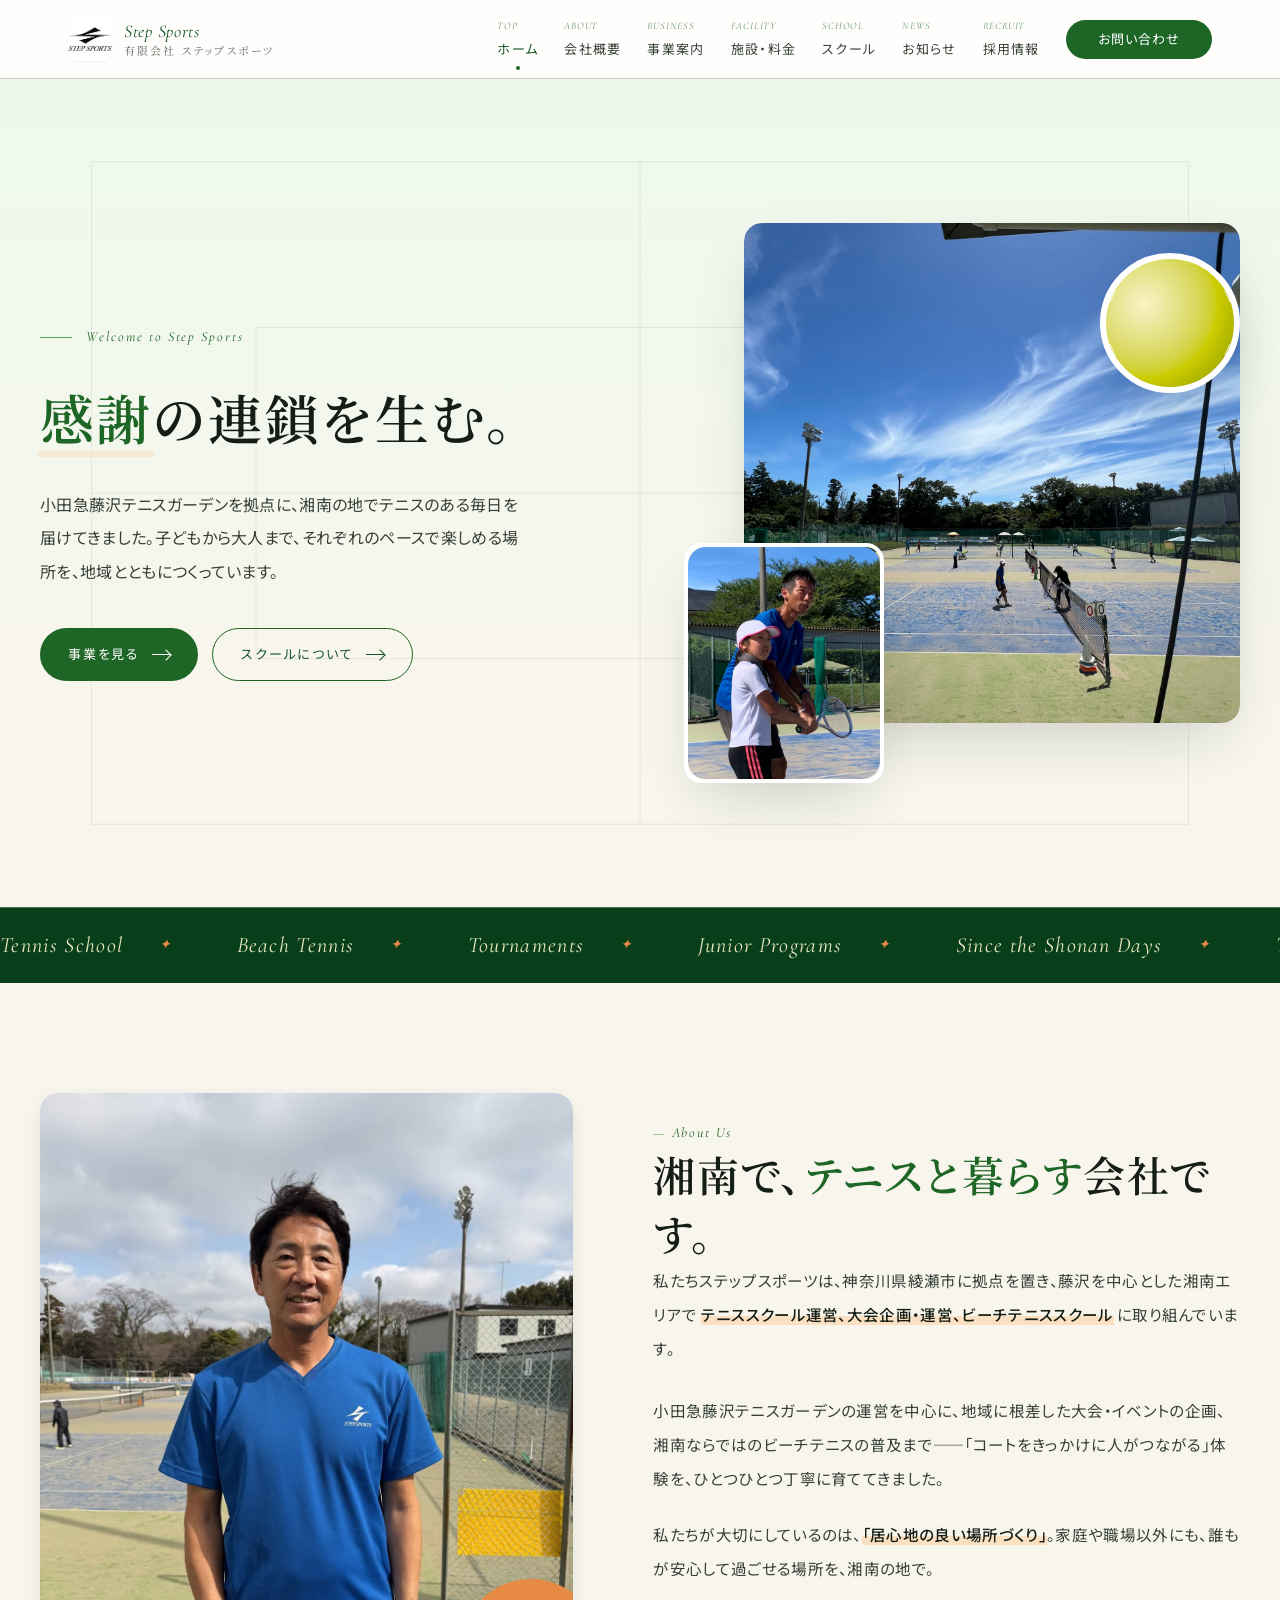
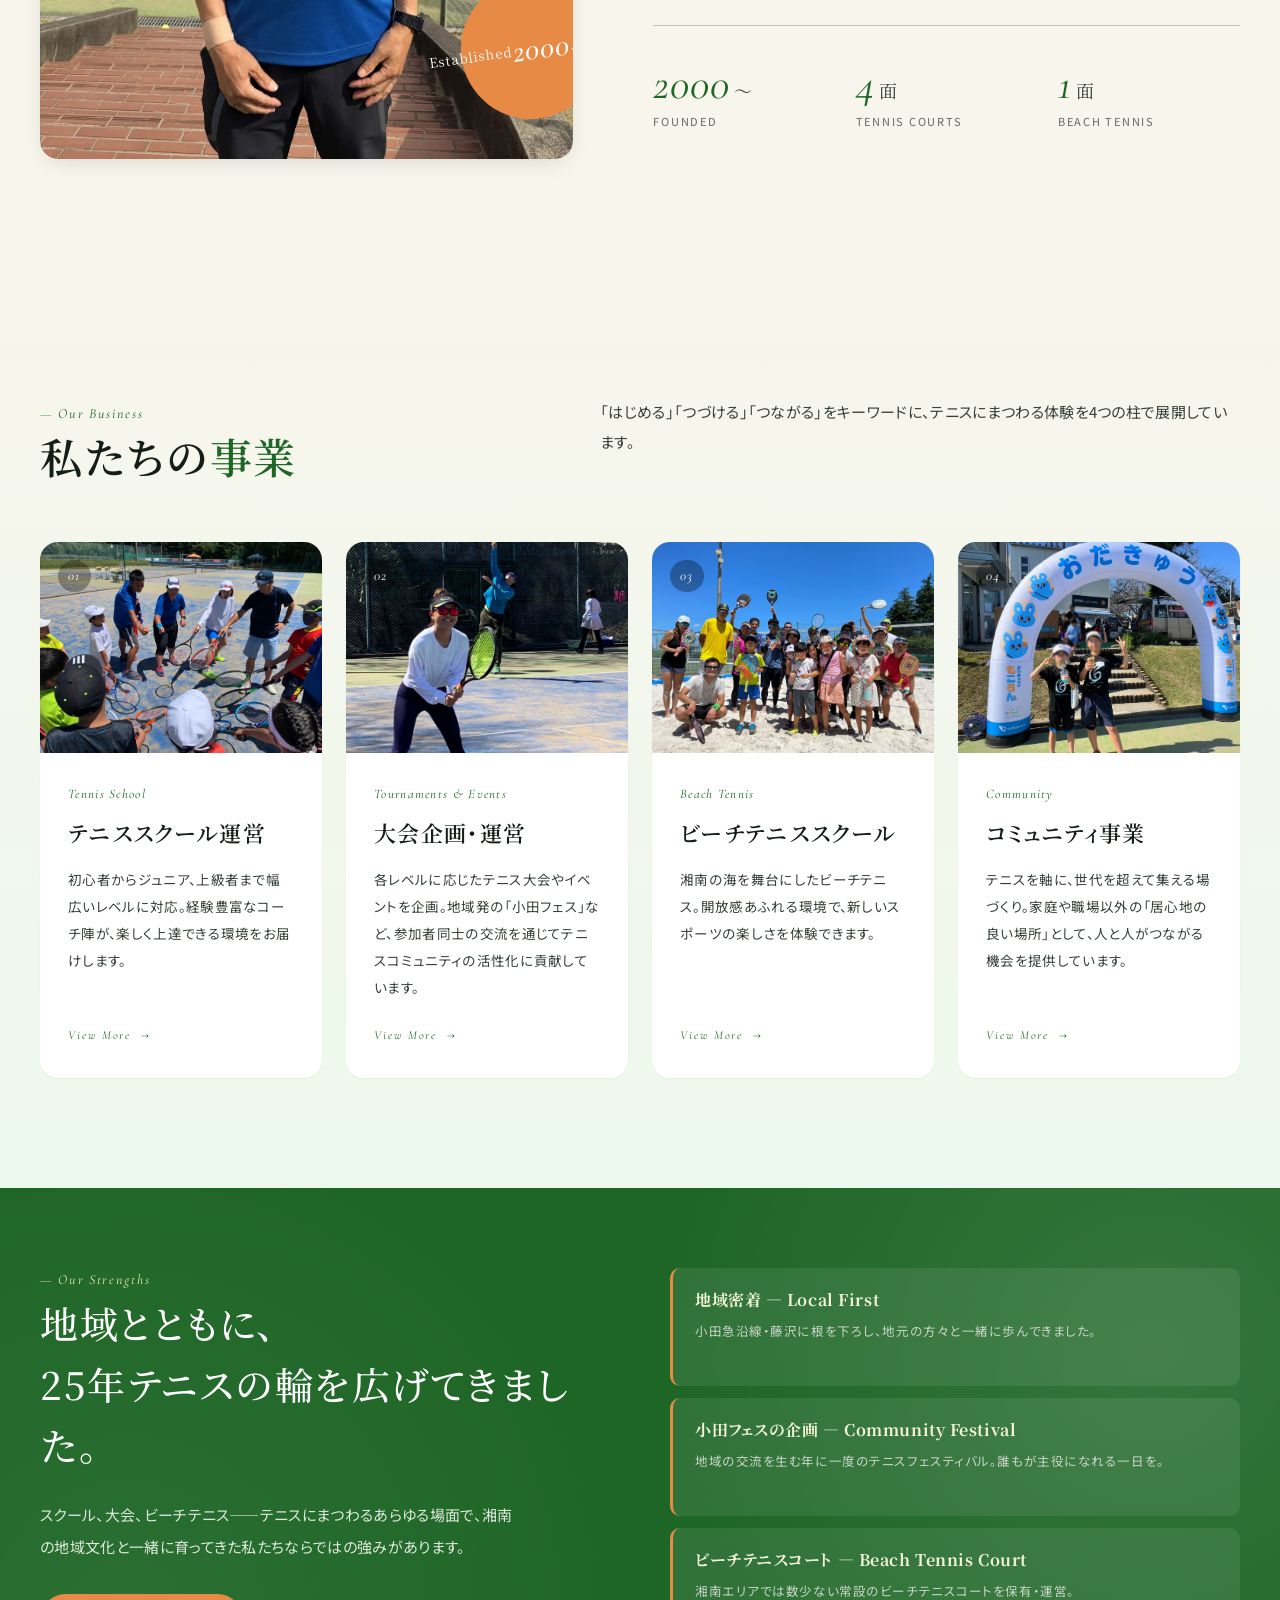
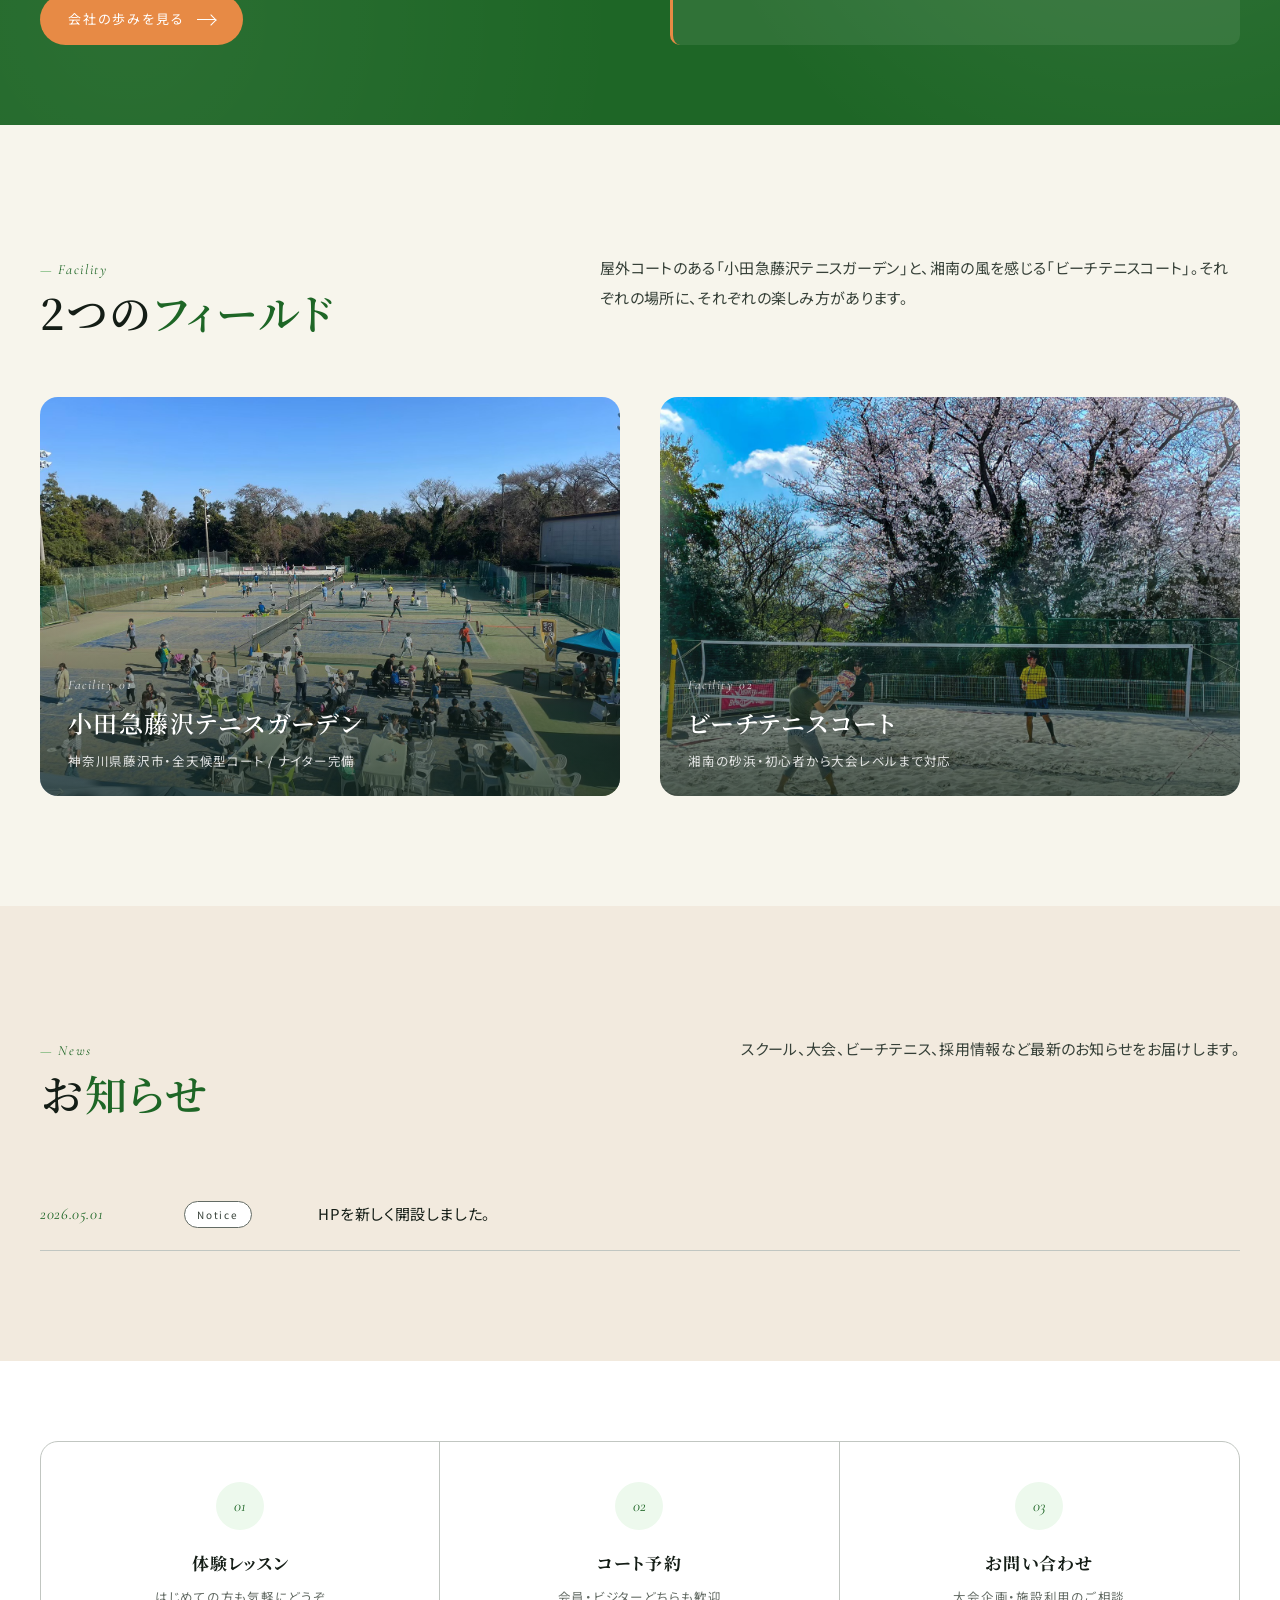
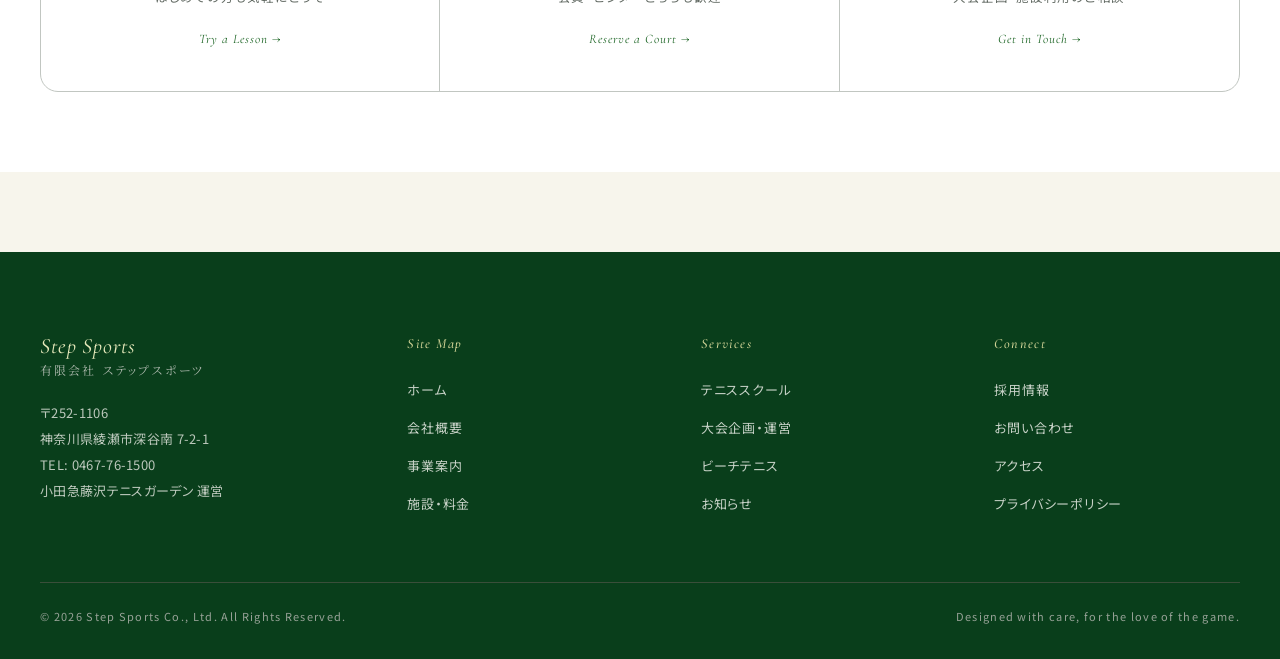
<file: index.html>
<!DOCTYPE html>
<html lang="ja">
<head>
<meta charset="UTF-8" />
<meta name="viewport" content="width=device-width, initial-scale=1.0" />
<title>有限会社ステップスポーツ｜地域とともに、テニスのある毎日を</title>
<link rel="preconnect" href="https://fonts.googleapis.com" />
<link rel="preconnect" href="https://fonts.gstatic.com" crossorigin />
<link href="https://fonts.googleapis.com/css2?family=Cormorant+Garamond:ital,wght@0,400;0,500;1,400;1,500&family=Noto+Sans+JP:wght@300;400;500;700&family=Noto+Serif+JP:wght@400;500;600;700&display=swap" rel="stylesheet" />
<link rel="stylesheet" href="assets/styles.css" />
<style>
/* ===== Top page specific ===== */

/* ----- Hero ----- */
.hero {
  position: relative;
  min-height: 92vh;
  padding: 80px 28px 60px;
  display: flex;
  align-items: center;
  overflow: hidden;
  background:
    linear-gradient(180deg, var(--green-50) 0%, var(--paper) 70%);
}
.hero-inner {
  max-width: var(--maxw);
  margin: 0 auto;
  width: 100%;
  display: grid;
  grid-template-columns: 1.05fr 1fr;
  gap: 60px;
  align-items: center;
  position: relative;
  z-index: 2;
}
.hero-eyebrow {
  font-family: var(--display);
  font-style: italic;
  color: var(--green-700);
  letter-spacing: 0.14em;
  font-size: 14px;
  margin-bottom: 28px;
  display: flex;
  align-items: center;
  gap: 14px;
}
.hero-eyebrow::before {
  content: "";
  width: 32px; height: 1px;
  background: var(--green-500);
}
.hero-title {
  font-family: var(--serif);
  font-size: clamp(28px, 4.2vw, 54px);
  font-weight: 600;
  line-height: 1.45;
  letter-spacing: 0.04em;
  margin: 0;
  color: var(--ink-900);
  white-space: nowrap;
}
.hero-title em {
  font-style: normal;
  color: var(--green-700);
  position: relative;
}
.hero-title em::after {
  content: "";
  position: absolute;
  left: -2px; right: -2px;
  bottom: -2px; height: 6px;
  background: var(--sun-200);
  z-index: -1;
  opacity: 0.6;
}
.hero-lede {
  margin: 32px 0 40px;
  font-size: 16px;
  line-height: 2.1;
  color: var(--ink-700);
  max-width: 480px;
}
.hero-ctas {
  display: flex;
  gap: 14px;
  flex-wrap: wrap;
}

.hero-visual {
  position: relative;
  height: min(560px, 70vh);
}
.hero-visual .placeholder-img {
  position: absolute;
  border-radius: var(--radius-lg);
  overflow: hidden;
  box-shadow: var(--shadow-lg);
}
.hv-main {
  inset: 0 0 60px 60px;
  background:
    repeating-linear-gradient(
      90deg,
      oklch(0.55 0.13 145),
      oklch(0.55 0.13 145) 60px,
      oklch(0.50 0.13 145) 60px,
      oklch(0.50 0.13 145) 120px
    );
  color: oklch(0.96 0.05 110);
}
.hv-main::before {
  content: "";
  position: absolute;
  inset: 14% 12%;
  border: 2px solid rgba(255,255,255,0.85);
}
.hv-main::after {
  content: "";
  position: absolute;
  left: 50%; top: 14%; bottom: 14%;
  width: 2px;
  background: rgba(255,255,255,0.85);
}
.hv-label {
  position: absolute;
  bottom: 18px; left: 18px;
  font-family: ui-monospace, "SF Mono", monospace;
  font-size: 10px;
  letter-spacing: 0.16em;
  color: rgba(255,255,255,0.95);
  text-transform: uppercase;
  background: rgba(0,0,0,0.25);
  padding: 6px 10px;
  border-radius: 4px;
  z-index: 2;
}
.hv-mid {
  width: 200px; height: 240px;
  left: 0; bottom: 0;
  background:
    repeating-linear-gradient(
      45deg,
      oklch(0.85 0.02 80),
      oklch(0.85 0.02 80) 10px,
      oklch(0.88 0.02 80) 10px,
      oklch(0.88 0.02 80) 20px
    );
  border: 4px solid white;
}
.hv-small {
  width: 140px; height: 140px;
  right: 0; top: 30px;
  border-radius: 50% !important;
  background: radial-gradient(circle at 30% 35%, oklch(0.96 0.06 100), oklch(0.82 0.18 110) 60%, oklch(0.62 0.18 115));
  border: 6px solid white;
}
.hv-small::before, .hv-small::after {
  content: "";
  position: absolute;
  inset: 0;
  border-radius: 50%;
  border: 1.5px solid rgba(255,255,255,0.85);
  clip-path: inset(45% 0 45% 0);
  transform: rotate(25deg);
}
.hv-small::after { transform: rotate(-25deg); }

/* Decorative court lines in background */
.hero-bg-lines {
  position: absolute;
  inset: 0;
  pointer-events: none;
  opacity: 0.08;
  z-index: 1;
}
.hero-bg-lines svg { width: 100%; height: 100%; }

/* Marquee strip */
.marquee {
  background: var(--green-900);
  color: oklch(0.92 0.06 110);
  padding: 18px 0;
  overflow: hidden;
  position: relative;
  border-top: 1px solid oklch(0.5 0.06 145);
}
.marquee-track {
  display: flex;
  gap: 64px;
  white-space: nowrap;
  animation: marquee 40s linear infinite;
  font-family: var(--display);
  font-style: italic;
  font-size: 22px;
  letter-spacing: 0.06em;
}
.marquee-track span { display: inline-flex; align-items: center; gap: 18px; }
.marquee-track span::after {
  content: "✦";
  color: var(--sun-500);
  font-size: 14px;
  margin-left: 18px;
}
@keyframes marquee {
  from { transform: translateX(0); }
  to   { transform: translateX(-50%); }
}

/* ----- About / Greeting ----- */
.about {
  background: var(--paper);
  position: relative;
}
.about-grid {
  max-width: var(--maxw);
  margin: 0 auto;
  display: grid;
  grid-template-columns: 1fr 1.1fr;
  gap: 80px;
  align-items: center;
}
.about-visual {
  position: relative;
  aspect-ratio: 4 / 5;
  border-radius: var(--radius-lg);
  overflow: hidden;
  box-shadow: var(--shadow-md);
}
.about-visual .placeholder-img {
  position: absolute; inset: 0;
  border-radius: var(--radius-lg);
}
.placeholder-img.has-photo { background: none; }
.placeholder-img.has-photo::before,
.placeholder-img.has-photo::after { display: none; }
.img-fill {
  position: absolute;
  inset: 0;
  width: 100%;
  height: 100%;
  object-fit: cover;
  display: block;
  border-radius: inherit;
}
.hv-main.has-photo .hv-label {
  color: white;
  text-shadow: 0 1px 6px rgba(0,0,0,0.5);
  z-index: 2;
}
.about-visual .badge {
  position: absolute;
  right: -28px; bottom: 40px;
  width: 140px; height: 140px;
  border-radius: 50%;
  background: var(--sun-500);
  color: white;
  display: flex;
  align-items: center;
  justify-content: center;
  text-align: center;
  font-family: var(--serif);
  font-size: 13px;
  line-height: 1.6;
  letter-spacing: 0.08em;
  box-shadow: var(--shadow-lg);
  transform: rotate(-8deg);
}
.about-visual .badge strong {
  display: block;
  font-family: var(--display);
  font-style: italic;
  font-size: 32px;
  font-weight: 500;
  margin: 4px 0;
}
.about-body p {
  font-size: 15.5px;
  line-height: 2.2;
  color: var(--ink-700);
  margin: 0 0 22px;
}
.about-body p strong {
  color: var(--ink-900);
  font-weight: 500;
  background: linear-gradient(transparent 60%, var(--sun-200) 60%);
}
.about-stats {
  display: grid;
  grid-template-columns: repeat(3, 1fr);
  gap: 20px;
  margin-top: 40px;
  padding-top: 36px;
  border-top: 1px solid var(--ink-300);
}
.stat {
  text-align: left;
}
.stat .num {
  font-family: var(--display);
  font-style: italic;
  font-size: 44px;
  color: var(--green-700);
  line-height: 1;
  letter-spacing: 0.02em;
}
.stat .num small {
  font-size: 18px;
  margin-left: 4px;
  color: var(--ink-700);
  font-style: normal;
  font-family: var(--serif);
}
.stat .lbl {
  font-size: 11px;
  color: var(--ink-500);
  letter-spacing: 0.16em;
  margin-top: 6px;
}

/* ----- Business / Cards ----- */
.business {
  background: linear-gradient(180deg, var(--paper) 0%, var(--green-50) 100%);
}
.biz-grid {
  max-width: var(--maxw);
  margin: 0 auto;
  display: grid;
  grid-template-columns: repeat(4, 1fr);
  gap: 24px;
}
@media (max-width: 1100px) {
  .biz-grid { grid-template-columns: repeat(2, 1fr); }
}
.biz-card {
  background: white;
  border-radius: var(--radius-lg);
  overflow: hidden;
  box-shadow: var(--shadow-sm);
  transition: transform .35s cubic-bezier(.2,.7,.2,1), box-shadow .35s ease;
  display: flex;
  flex-direction: column;
}
.biz-card:hover {
  transform: translateY(-6px);
  box-shadow: var(--shadow-lg);
}
.biz-card .img {
  aspect-ratio: 4 / 3;
  position: relative;
}
.biz-card .img .placeholder-img {
  position: absolute; inset: 0;
  border-radius: 0;
}
.biz-card .img .num {
  position: absolute;
  top: 18px; left: 18px;
  font-family: var(--display);
  font-style: italic;
  font-size: 14px;
  color: white;
  background: rgba(0,0,0,0.3);
  padding: 4px 10px;
  border-radius: 999px;
  letter-spacing: 0.1em;
}
.biz-card .body {
  padding: 30px 28px 32px;
  display: flex;
  flex-direction: column;
  flex: 1;
}
.biz-card h3 {
  font-family: var(--serif);
  font-size: 22px;
  letter-spacing: 0.06em;
  margin: 0 0 14px;
  color: var(--ink-900);
  font-weight: 600;
}
.biz-card .en {
  font-family: var(--display);
  font-style: italic;
  color: var(--green-700);
  font-size: 13px;
  letter-spacing: 0.1em;
  margin-bottom: 8px;
}
.biz-card p {
  font-size: 13.5px;
  line-height: 2;
  color: var(--ink-700);
  margin: 0 0 24px;
  flex: 1;
}
.biz-card .more {
  font-size: 12px;
  letter-spacing: 0.16em;
  color: var(--green-700);
  display: inline-flex;
  align-items: center;
  gap: 10px;
  font-family: var(--display);
  font-style: italic;
}
.biz-card .more::after {
  content: "→";
  transition: transform .25s;
}
.biz-card:hover .more::after { transform: translateX(4px); }

@media (max-width: 880px) {
  .biz-grid { grid-template-columns: 1fr; }
  .about-grid { grid-template-columns: 1fr; gap: 48px; }
  .hero-inner { grid-template-columns: 1fr; }
  .hero-visual { height: 420px; }
}

/* ----- Topics / Highlight strip ----- */
.highlights {
  background: var(--green-700);
  color: white;
  padding: 80px 28px;
  position: relative;
  overflow: hidden;
}
.highlights::before {
  content: "";
  position: absolute;
  inset: 0;
  background:
    radial-gradient(circle at 90% 30%, rgba(255,255,255,0.10), transparent 40%),
    radial-gradient(circle at 10% 80%, rgba(255,255,255,0.06), transparent 40%);
  pointer-events: none;
}
.hl-inner {
  max-width: var(--maxw);
  margin: 0 auto;
  display: grid;
  grid-template-columns: 1fr 1fr;
  gap: 60px;
  position: relative;
}
.hl-text h2 {
  font-family: var(--serif);
  font-size: clamp(26px, 3vw, 38px);
  font-weight: 500;
  line-height: 1.6;
  margin: 0 0 24px;
  letter-spacing: 0.04em;
}
.hl-text .kicker {
  color: oklch(0.92 0.08 110);
}
.hl-text .kicker::before { color: oklch(0.85 0.10 110); }
.hl-text p {
  font-size: 15px;
  line-height: 2.1;
  color: oklch(0.92 0.02 145);
  max-width: 480px;
  margin: 0 0 32px;
}
.hl-points {
  list-style: none;
  margin: 0; padding: 0;
  display: grid;
  gap: 12px;
}
.hl-points li {
  padding: 18px 22px;
  background: rgba(255,255,255,0.08);
  border-radius: var(--radius-md);
  border-left: 3px solid var(--sun-500);
  font-size: 14px;
  letter-spacing: 0.04em;
}
.hl-points li strong {
  font-family: var(--serif);
  display: block;
  font-size: 16px;
  margin-bottom: 4px;
  color: oklch(0.96 0.04 110);
}
.hl-points li span {
  font-size: 12.5px;
  color: oklch(0.86 0.02 145);
  line-height: 1.8;
}
@media (max-width: 880px) {
  .hl-inner { grid-template-columns: 1fr; }
}

/* ----- Facility teaser ----- */
.facility {
  background: var(--paper);
}
.fac-grid {
  max-width: var(--maxw);
  margin: 0 auto;
  display: grid;
  grid-template-columns: 1fr 1fr;
  gap: 40px;
}
.fac-card {
  position: relative;
  border-radius: var(--radius-lg);
  overflow: hidden;
  aspect-ratio: 16 / 11;
  cursor: pointer;
}
.fac-card .placeholder-img {
  position: absolute; inset: 0;
  border-radius: 0;
  transition: transform .6s cubic-bezier(.2,.7,.2,1);
}
.fac-card:hover .placeholder-img { transform: scale(1.04); }
.fac-card .overlay {
  position: absolute; inset: 0;
  background: linear-gradient(180deg, rgba(0,0,0,0) 30%, rgba(20,40,30,0.75) 100%);
}
.fac-card .label {
  position: absolute;
  left: 28px; bottom: 24px; right: 28px;
  color: white;
}
.fac-card .label .en {
  font-family: var(--display);
  font-style: italic;
  font-size: 13px;
  letter-spacing: 0.12em;
  opacity: 0.8;
  margin-bottom: 6px;
}
.fac-card .label h3 {
  font-family: var(--serif);
  font-size: 24px;
  margin: 0;
  font-weight: 600;
  letter-spacing: 0.06em;
}
.fac-card .label p {
  font-size: 12.5px;
  margin: 6px 0 0;
  opacity: 0.85;
  letter-spacing: 0.06em;
}
@media (max-width: 700px) {
  .fac-grid { grid-template-columns: 1fr; }
}

/* ----- News teaser ----- */
.news-section {
  background: var(--paper-warm);
}
.news-list { max-width: var(--maxw); margin: 0 auto; }
.news-cta { text-align: right; margin-top: 40px; }

/* ----- Contact strip ----- */
.cta-strip {
  background: white;
  padding: 80px 28px;
}
.cta-strip-inner {
  max-width: var(--maxw);
  margin: 0 auto;
  display: grid;
  grid-template-columns: repeat(3, 1fr);
  gap: 0;
  border: 1px solid var(--ink-300);
  border-radius: var(--radius-lg);
  overflow: hidden;
}
.cta-cell {
  padding: 40px 32px;
  border-right: 1px solid var(--ink-300);
  text-align: center;
  transition: background .25s ease;
  cursor: pointer;
}
.cta-cell:last-child { border-right: 0; }
.cta-cell:hover { background: var(--green-50); }
.cta-cell .icon {
  width: 48px; height: 48px;
  border-radius: 50%;
  background: var(--green-50);
  color: var(--green-700);
  display: inline-flex;
  align-items: center;
  justify-content: center;
  margin-bottom: 18px;
  font-family: var(--display);
  font-style: italic;
}
.cta-cell h4 {
  font-family: var(--serif);
  font-size: 17px;
  margin: 0 0 8px;
  letter-spacing: 0.06em;
  color: var(--ink-900);
}
.cta-cell p {
  font-size: 12.5px;
  color: var(--ink-500);
  margin: 0 0 14px;
  letter-spacing: 0.06em;
}
.cta-cell .more {
  font-family: var(--display);
  font-style: italic;
  font-size: 13px;
  color: var(--green-700);
  letter-spacing: 0.08em;
}
@media (max-width: 760px) {
  .cta-strip-inner { grid-template-columns: 1fr; }
  .cta-cell { border-right: 0; border-bottom: 1px solid var(--ink-300); }
  .cta-cell:last-child { border-bottom: 0; }
}
</style>
</head>
<body>

<!-- ============ Header ============ -->
<header class="site-header">
  <div class="nav-wrap">
    <a class="brand" href="index.html">
      <span class="brand-mark" aria-hidden="true"></span>
      <span class="brand-text">
        <span class="brand-en">Step Sports</span>
        <span class="brand-jp">有限会社 ステップスポーツ</span>
      </span>
    </a>
    <button class="menu-toggle" aria-label="menu">
      <span></span><span></span><span></span>
    </button>
    <nav class="nav">
      <a class="active" href="index.html"><span class="en">Top</span>ホーム</a>
      <a href="about.html"><span class="en">About</span>会社概要</a>
      <a href="business.html"><span class="en">Business</span>事業案内</a>
      <a href="facility.html"><span class="en">Facility</span>施設・料金</a>
      <a href="school.html"><span class="en">School</span>スクール</a>
      <a href="news.html"><span class="en">News</span>お知らせ</a>
      <a href="recruit.html"><span class="en">Recruit</span>採用情報</a>
      <a class="nav-cta" href="contact.html">
        お問い合わせ
      </a>
    </nav>
  </div>
</header>

<!-- ============ Hero ============ -->
<section class="hero">
  <div class="hero-bg-lines" aria-hidden="true">
    <svg viewBox="0 0 1400 800" preserveAspectRatio="none">
      <g stroke="currentColor" stroke-width="1" fill="none">
        <rect x="100" y="80" width="1200" height="640" />
        <line x1="100" y1="400" x2="1300" y2="400" />
        <line x1="700" y1="80" x2="700" y2="720" />
        <rect x="280" y="240" width="840" height="320" />
      </g>
    </svg>
  </div>
  <div class="hero-inner">
    <div class="hero-text reveal">
      <div class="hero-eyebrow">Welcome to Step Sports</div>
      <h1 class="hero-title">
        <em>感謝</em>の連鎖を生む。
      </h1>
      <p class="hero-lede">
        小田急藤沢テニスガーデンを拠点に、湘南の地でテニスのある毎日を届けてきました。子どもから大人まで、それぞれのペースで楽しめる場所を、地域とともにつくっています。
      </p>
      <div class="hero-ctas">
        <a class="btn btn-primary" href="business.html">事業を見る<span class="arrow"></span></a>
        <a class="btn btn-ghost" href="school.html">スクールについて<span class="arrow"></span></a>
      </div>
    </div>
    <div class="hero-visual reveal" data-delay="2">
      <div class="placeholder-img hv-main has-photo">
        <img class="img-fill" src="assets/images/court.jpg" alt="小田急藤沢テニスガーデンのコート" />
        <span class="hv-label">小田急藤沢テニスガーデン</span>
      </div>
      <div class="placeholder-img hv-mid has-photo">
        <img class="img-fill" src="assets/images/FV_lesson.png" alt="ジュニアレッスンの風景" />
      </div>
      <div class="placeholder-img hv-small" aria-hidden="true"></div>
    </div>
  </div>
</section>

<!-- ============ Marquee ============ -->
<div class="marquee" aria-hidden="true">
  <div class="marquee-track">
    <span>Tennis School</span>
    <span>Beach Tennis</span>
    <span>Tournaments</span>
    <span>Junior Programs</span>
    <span>Since the Shonan Days</span>
    <span>Tennis School</span>
    <span>Beach Tennis</span>
    <span>Tournaments</span>
    <span>Junior Programs</span>
    <span>Since the Shonan Days</span>
  </div>
</div>

<!-- ============ About ============ -->
<section class="section about">
  <div class="about-grid">
    <div class="about-visual reveal">
      <div class="placeholder-img has-photo" style="position:absolute; inset:0;">
        <img class="img-fill" src="assets/images/representative.jpg" alt="有限会社ステップスポーツ 代表取締役" />
      </div>
      <div class="badge">
        Established<br /><strong>2000</strong><br />Fujisawa
      </div>
    </div>
    <div class="about-body reveal" data-delay="1">
      <div class="kicker">About Us</div>
      <h2 class="section-title">湘南で、<em>テニスと暮らす</em>会社です。</h2>
      <p class="section-lede" style="margin-bottom: 28px;">
        私たちステップスポーツは、神奈川県綾瀬市に拠点を置き、藤沢を中心とした湘南エリアで <strong>テニススクール運営、大会企画・運営、ビーチテニススクール</strong> に取り組んでいます。
      </p>
      <p>
        小田急藤沢テニスガーデンの運営を中心に、地域に根差した大会・イベントの企画、湘南ならではのビーチテニスの普及まで——「コートをきっかけに人がつながる」体験を、ひとつひとつ丁寧に育ててきました。
      </p>
      <p>
        私たちが大切にしているのは、<strong>「居心地の良い場所づくり」</strong>。家庭や職場以外にも、誰もが安心して過ごせる場所を、湘南の地で。
      </p>
      <div class="about-stats">
        <div class="stat">
          <div class="num">2000<small>〜</small></div>
          <div class="lbl">FOUNDED</div>
        </div>
        <div class="stat">
          <div class="num">4<small>面</small></div>
          <div class="lbl">TENNIS COURTS</div>
        </div>
        <div class="stat">
          <div class="num">1<small>面</small></div>
          <div class="lbl">BEACH TENNIS</div>
        </div>
      </div>
    </div>
  </div>
</section>

<!-- ============ Business ============ -->
<section class="section business">
  <div class="section-narrow">
    <div class="section-head reveal">
      <div>
        <div class="kicker">Our Business</div>
        <h2 class="section-title">私たちの<em>事業</em></h2>
      </div>
      <p class="section-lede" style="margin-left:auto;">
        「はじめる」「つづける」「つながる」をキーワードに、テニスにまつわる体験を4つの柱で展開しています。
      </p>
    </div>
    <div class="biz-grid">
      <a class="biz-card reveal" data-delay="1" href="https://www.odakyu-ts.com/lesson" target="_blank" rel="noopener">
        <div class="img">
          <div class="placeholder-img has-photo">
            <img class="img-fill" src="assets/images/service_school.jpg" alt="テニススクール風景" />
          </div>
          <span class="num">01</span>
        </div>
        <div class="body">
          <div class="en">Tennis School</div>
          <h3>テニススクール運営</h3>
          <p>初心者からジュニア、上級者まで幅広いレベルに対応。経験豊富なコーチ陣が、楽しく上達できる環境をお届けします。</p>
          <span class="more">View More</span>
        </div>
      </a>
      <a class="biz-card reveal" data-delay="2" href="business.html#tournament">
        <div class="img">
          <div class="placeholder-img has-photo">
            <img class="img-fill" src="assets/images/service_tournament.jpg" alt="大会・イベントの様子" />
          </div>
          <span class="num">02</span>
        </div>
        <div class="body">
          <div class="en">Tournaments &amp; Events</div>
          <h3>大会企画・運営</h3>
          <p>各レベルに応じたテニス大会やイベントを企画。地域発の「小田フェス」など、参加者同士の交流を通じてテニスコミュニティの活性化に貢献しています。</p>
          <span class="more">View More</span>
        </div>
      </a>
      <a class="biz-card reveal" data-delay="3" href="business.html#beach">
        <div class="img">
          <div class="placeholder-img has-photo">
            <img class="img-fill" src="assets/images/service_beach.jpg" alt="ビーチテニス" />
          </div>
          <span class="num">03</span>
        </div>
        <div class="body">
          <div class="en">Beach Tennis</div>
          <h3>ビーチテニススクール</h3>
          <p>湘南の海を舞台にしたビーチテニス。開放感あふれる環境で、新しいスポーツの楽しさを体験できます。</p>
          <span class="more">View More</span>
        </div>
      </a>
      <a class="biz-card reveal" data-delay="4" href="business.html#community">
        <div class="img">
          <div class="placeholder-img has-photo">
            <img class="img-fill" src="assets/images/service_community.jpg" alt="コミュニティ事業" />
          </div>
          <span class="num">04</span>
        </div>
        <div class="body">
          <div class="en">Community</div>
          <h3>コミュニティ事業</h3>
          <p>テニスを軸に、世代を超えて集える場づくり。家庭や職場以外の「居心地の良い場所」として、人と人がつながる機会を提供しています。</p>
          <span class="more">View More</span>
        </div>
      </a>
    </div>
  </div>
</section>

<!-- ============ Highlights ============ -->
<section class="highlights">
  <div class="hl-inner">
    <div class="hl-text reveal">
      <div class="kicker">Our Strengths</div>
      <h2>地域とともに、<br />25年テニスの輪を広げてきました。</h2>
      <p>
        スクール、大会、ビーチテニス——テニスにまつわるあらゆる場面で、湘南の地域文化と一緒に育ってきた私たちならではの強みがあります。
      </p>
      <a class="btn btn-primary" href="about.html" style="background:var(--sun-500);">
        会社の歩みを見る<span class="arrow"></span>
      </a>
    </div>
    <ul class="hl-points reveal" data-delay="1">
      <li>
        <strong>地域密着 — Local First</strong>
        <span>小田急沿線・藤沢に根を下ろし、地元の方々と一緒に歩んできました。</span>
      </li>
      <li>
        <strong>小田フェスの企画 — Community Festival</strong>
        <span>地域の交流を生む年に一度のテニスフェスティバル。誰もが主役になれる一日を。</span>
      </li>
      <li>
        <strong>ビーチテニスコート — Beach Tennis Court</strong>
        <span>湘南エリアでは数少ない常設のビーチテニスコートを保有・運営。</span>
      </li>
    </ul>
  </div>
</section>

<!-- ============ Facility teaser ============ -->
<section class="section facility">
  <div class="section-narrow">
    <div class="section-head reveal">
      <div>
        <div class="kicker">Facility</div>
        <h2 class="section-title">2つの<em>フィールド</em></h2>
      </div>
      <p class="section-lede" style="margin-left:auto;">
        屋外コートのある「小田急藤沢テニスガーデン」と、湘南の風を感じる「ビーチテニスコート」。それぞれの場所に、それぞれの楽しみ方があります。
      </p>
    </div>
    <div class="fac-grid">
      <a class="fac-card reveal" href="facility.html">
        <div class="placeholder-img has-photo">
          <img class="img-fill" src="assets/images/field_tennis.jpg" alt="小田急藤沢テニスガーデン" />
        </div>
        <div class="overlay"></div>
        <div class="label">
          <div class="en">Facility 01</div>
          <h3>小田急藤沢テニスガーデン</h3>
          <p>神奈川県藤沢市・全天候型コート / ナイター完備</p>
        </div>
      </a>
      <a class="fac-card reveal" data-delay="1" href="facility.html#beach">
        <div class="placeholder-img has-photo">
          <img class="img-fill" src="assets/images/field_beach.jpg" alt="ビーチテニスコート" />
        </div>
        <div class="overlay"></div>
        <div class="label">
          <div class="en">Facility 02</div>
          <h3>ビーチテニスコート</h3>
          <p>湘南の砂浜・初心者から大会レベルまで対応</p>
        </div>
      </a>
    </div>
  </div>
</section>

<!-- ============ News ============ -->
<section class="section news-section">
  <div class="section-narrow">
    <div class="section-head reveal">
      <div>
        <div class="kicker">News</div>
        <h2 class="section-title">お<em>知らせ</em></h2>
      </div>
      <p class="section-lede" style="margin-left:auto;">
        スクール、大会、ビーチテニス、採用情報など最新のお知らせをお届けします。
      </p>
    </div>
    <div class="news-list reveal" data-delay="1">
      <div class="news-item">
        <span class="news-date">2026.05.01</span>
        <span class="news-tag notice">Notice</span>
        <span class="news-title">HPを新しく開設しました。</span>
      </div>
    </div>
  </div>
</section>

<!-- ============ Quick CTA ============ -->
<section class="cta-strip">
  <div class="cta-strip-inner reveal">
    <a class="cta-cell" href="school.html">
      <div class="icon">01</div>
      <h4>体験レッスン</h4>
      <p>はじめての方も気軽にどうぞ</p>
      <span class="more">Try a Lesson →</span>
    </a>
    <a class="cta-cell" href="facility.html">
      <div class="icon">02</div>
      <h4>コート予約</h4>
      <p>会員・ビジターどちらも歓迎</p>
      <span class="more">Reserve a Court →</span>
    </a>
    <a class="cta-cell" href="contact.html">
      <div class="icon">03</div>
      <h4>お問い合わせ</h4>
      <p>大会企画・施設利用のご相談</p>
      <span class="more">Get in Touch →</span>
    </a>
  </div>
</section>

<!-- ============ Footer ============ -->
<footer class="site-footer">
  <div class="footer-grid">
    <div class="footer-brand">
      <div class="brand-text" style="line-height:1.3;">
        <span class="brand-en" style="font-size:22px;">Step Sports</span>
        <span class="brand-jp" style="font-size:12px;">有限会社 ステップスポーツ</span>
      </div>
      <p>
        〒252-1106<br />
        神奈川県綾瀬市深谷南 7-2-1<br />
        TEL: 0467-76-1500<br />
        小田急藤沢テニスガーデン 運営
      </p>
    </div>
    <div class="footer-col">
      <h4>Site Map</h4>
      <ul>
        <li><a href="index.html">ホーム</a></li>
        <li><a href="about.html">会社概要</a></li>
        <li><a href="business.html">事業案内</a></li>
        <li><a href="facility.html">施設・料金</a></li>
      </ul>
    </div>
    <div class="footer-col">
      <h4>Services</h4>
      <ul>
        <li><a href="school.html">テニススクール</a></li>
        <li><a href="business.html#tournament">大会企画・運営</a></li>
        <li><a href="business.html#beach">ビーチテニス</a></li>
        <li><a href="news.html">お知らせ</a></li>
      </ul>
    </div>
    <div class="footer-col">
      <h4>Connect</h4>
      <ul>
        <li><a href="recruit.html">採用情報</a></li>
        <li><a href="contact.html">お問い合わせ</a></li>
        <li><a href="#">アクセス</a></li>
        <li><a href="#">プライバシーポリシー</a></li>
      </ul>
    </div>
  </div>
  <div class="footer-bottom">
    <span>© <span data-year></span> Step Sports Co., Ltd. All Rights Reserved.</span>
    <span>Designed with care, for the love of the game.</span>
  </div>
</footer>

<script src="assets/site.js"></script>
</body>
</html>
</file>
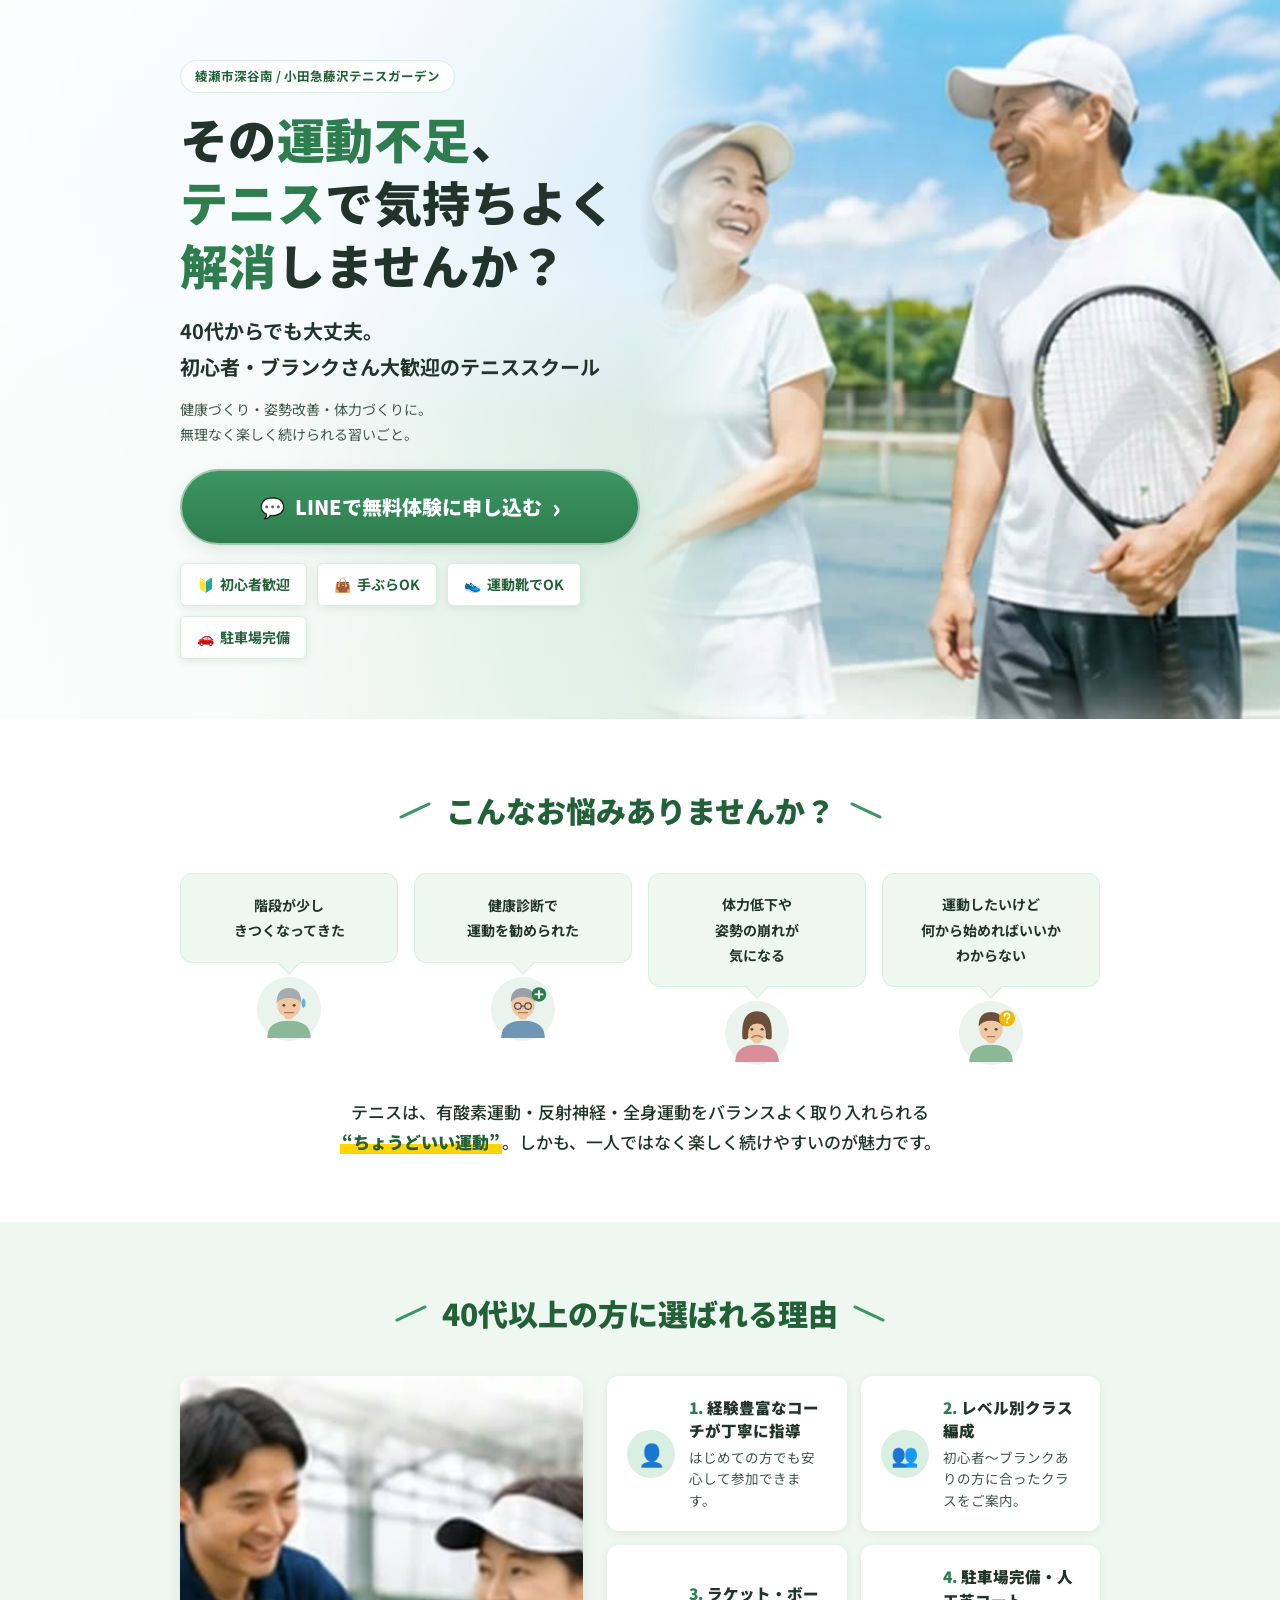
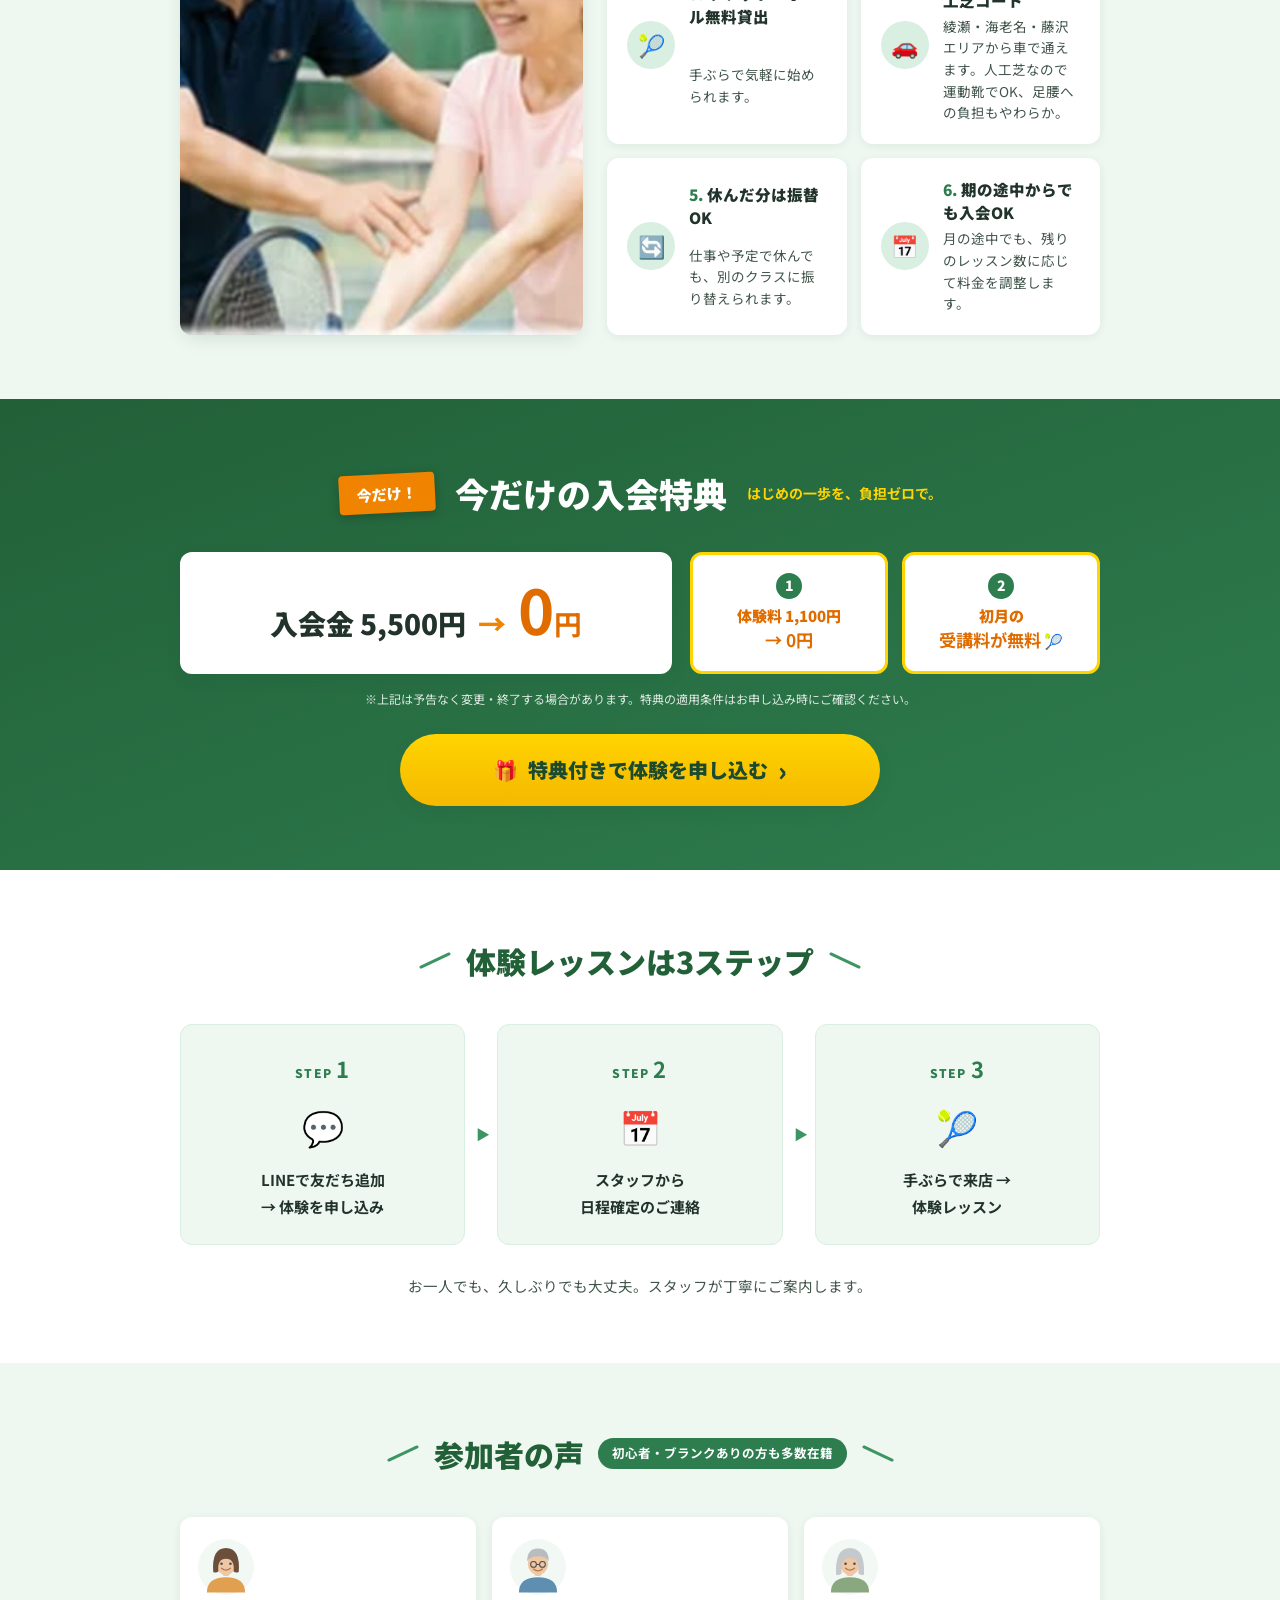
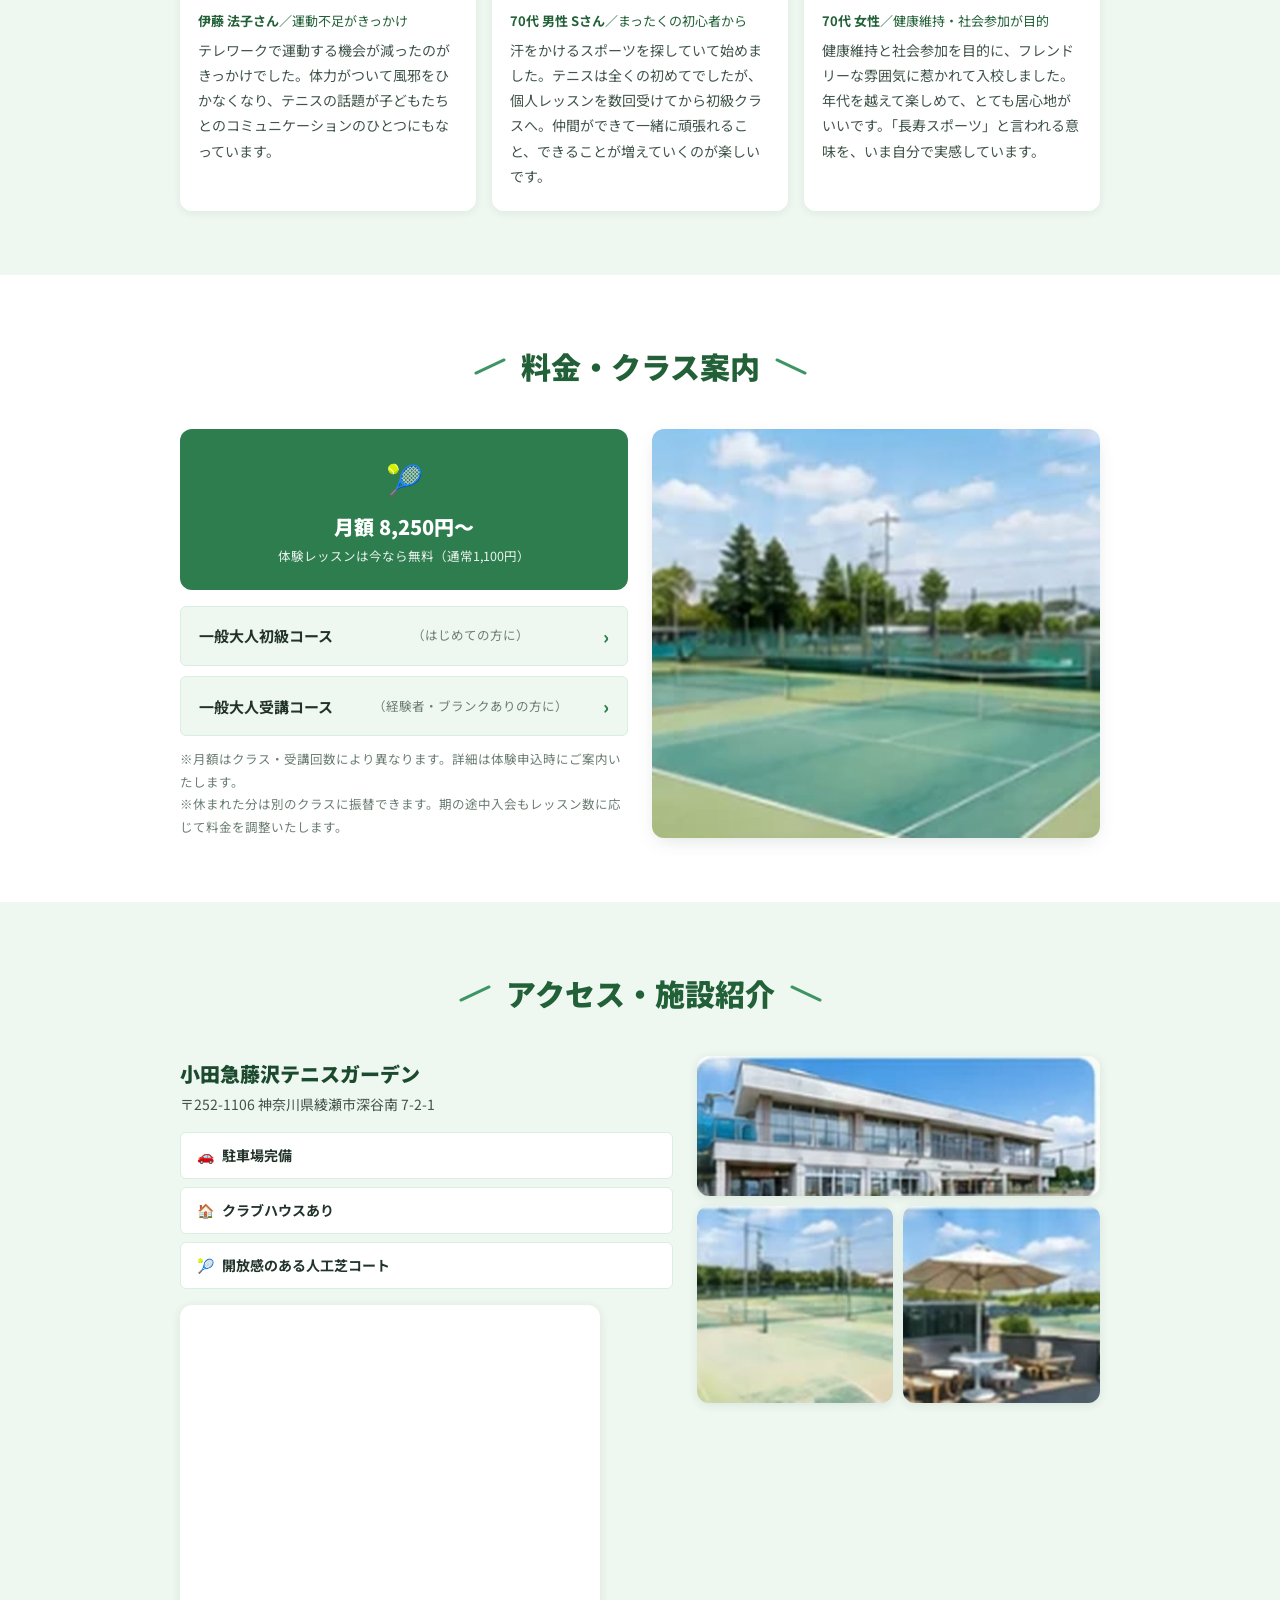
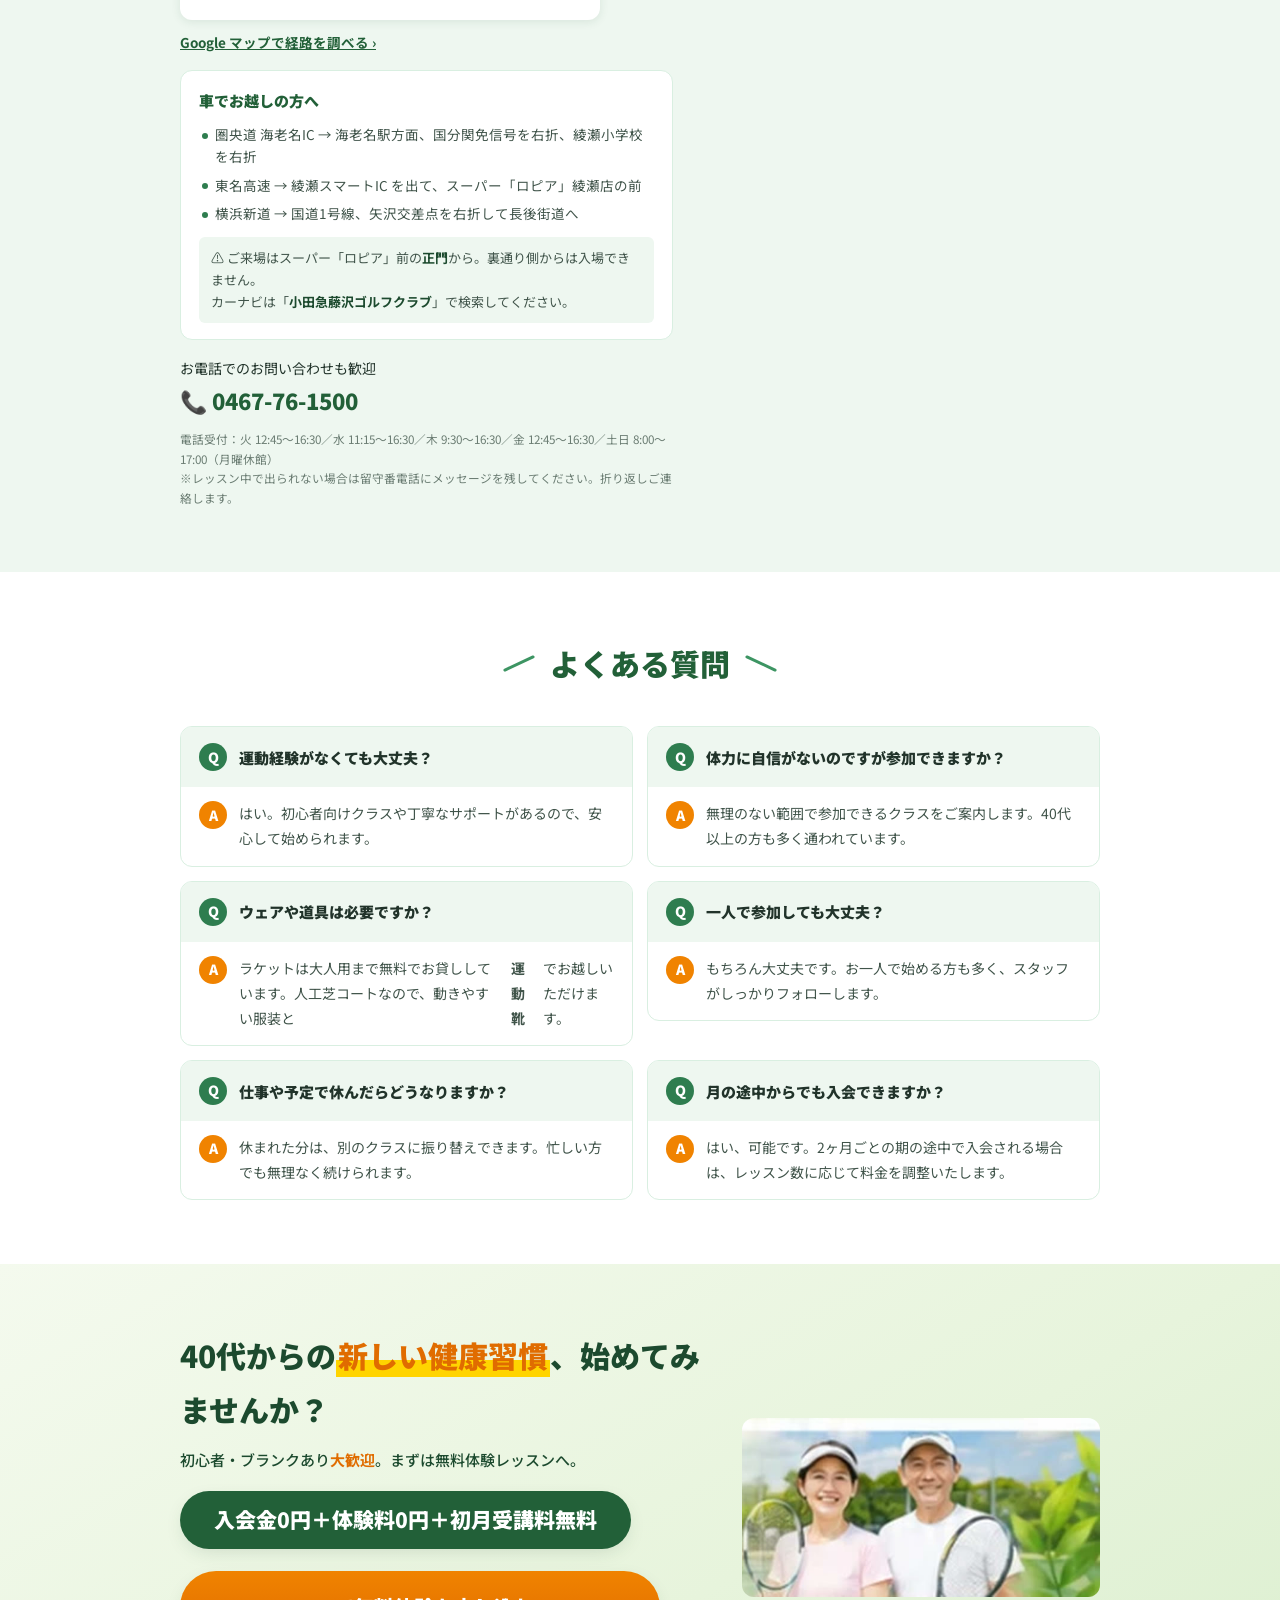
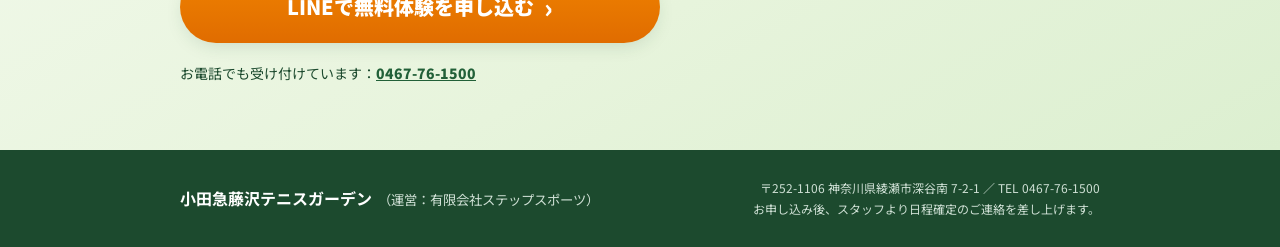
<file: campaign/lesson-40plus/index.html>
<!DOCTYPE html>
<html lang="ja">
<head>
<meta charset="UTF-8" />
<meta name="viewport" content="width=device-width, initial-scale=1.0" />
<title>40代からのテニスレッスン｜小田急藤沢テニスガーデン</title>
<meta name="description" content="その運動不足、テニスで気持ちよく解消しませんか？40代からでも大丈夫。初心者・ブランクさん大歓迎。月額8,250円〜、今なら入会金5,500円→0円・体験料0円。綾瀬市の小田急藤沢テニスガーデン（海老名・藤沢・湘南エリア）。" />
<link rel="canonical" href="https://step-sports.com/campaign/lesson-40plus/" />
<meta property="og:type" content="website" />
<meta property="og:title" content="40代からのテニスレッスン｜小田急藤沢テニスガーデン" />
<meta property="og:description" content="その運動不足、テニスで気持ちよく解消しませんか？初心者・ブランクさん大歓迎。入会金0円・体験料0円で無料体験受付中。" />
<meta property="og:url" content="https://step-sports.com/campaign/lesson-40plus/" />
<meta property="og:image" content="https://step-sports.com/campaign/lesson-40plus/assets/img/hero.jpg" />
<meta property="og:site_name" content="有限会社ステップスポーツ" />
<meta name="twitter:card" content="summary_large_image" />
<link rel="preconnect" href="https://fonts.googleapis.com" />
<link rel="preconnect" href="https://fonts.gstatic.com" crossorigin />
<link href="https://fonts.googleapis.com/css2?family=Noto+Sans+JP:wght@400;500;700;900&display=swap" rel="stylesheet" />
<link rel="stylesheet" href="assets/lp.css" />
</head>
<body>

<!-- ============================================================
     ① ファーストビュー（Hero）
============================================================ -->
<header class="hero" id="top">
  <div class="hero-bg" aria-hidden="true">
    <img src="assets/img/hero.jpg" alt="" class="hero-photo" />
  </div>
  <div class="hero-scrim" aria-hidden="true"></div>
  <div class="hero-inner">
    <div class="hero-copy">
      <p class="hero-area">綾瀬市深谷南 / 小田急藤沢テニスガーデン</p>
      <h1 class="hero-title">
        その<em>運動不足</em>、<br />
        <em>テニス</em>で気持ちよく<br />
        <em>解消</em>しませんか？
      </h1>
      <p class="hero-sub">
        40代からでも大丈夫。<br />
        初心者・ブランクさん大歓迎の<br class="sp-only" />テニススクール
      </p>
      <p class="hero-note">
        健康づくり・姿勢改善・体力づくりに。<br />
        無理なく楽しく続けられる習いごと。
      </p>
      <a class="btn btn-green js-form-link" href="#cta-final">
        <span class="btn-icon">💬</span>LINEで無料体験に申し込む<span class="btn-arrow">›</span>
      </a>
      <ul class="hero-badges">
        <li><span class="badge-icon">🔰</span>初心者歓迎</li>
        <li><span class="badge-icon">👜</span>手ぶらOK</li>
        <li><span class="badge-icon">👟</span>運動靴でOK</li>
        <li><span class="badge-icon">🚗</span>駐車場完備</li>
      </ul>
    </div>
  </div>
</header>

<!-- ============================================================
     ② 共感・課題提起（こんなお悩みありませんか？）
============================================================ -->
<section class="sec sec-worries">
  <div class="container">
    <h2 class="sec-title">こんなお悩みありませんか？</h2>
    <ul class="worry-grid reveal">
      <li class="worry-card">
        <p class="worry-bubble">階段が少し<br />きつくなってきた</p>
        <div class="worry-face">
          <svg viewBox="0 0 88 88" role="img" aria-label="疲れた表情の人物">
            <circle cx="44" cy="44" r="44" fill="#eaf3ee"/>
            <path d="M14 84q0-24 30-24t30 24z" fill="#8bb897"/>
            <rect x="38" y="47" width="12" height="11" rx="4" fill="#f0c7a3"/>
            <ellipse cx="44" cy="39" rx="16" ry="17" fill="#f0c7a3"/>
            <path d="M27 36q0-21 17-21t17 21q-5-7-17-7t-17 7z" fill="#a7acb1"/>
            <circle cx="37" cy="39" r="2" fill="#4a4a4a"/><circle cx="51" cy="39" r="2" fill="#4a4a4a"/>
            <path d="M38 49h12" stroke="#b5764f" stroke-width="2" fill="none" stroke-linecap="round"/>
            <path d="M64 29q6 8 0 14q-6-6 0-14z" fill="#5fb2e6"/>
          </svg>
        </div>
      </li>
      <li class="worry-card">
        <p class="worry-bubble">健康診断で<br />運動を勧められた</p>
        <div class="worry-face">
          <svg viewBox="0 0 88 88" role="img" aria-label="眼鏡をかけた人物">
            <circle cx="44" cy="44" r="44" fill="#eaf3ee"/>
            <path d="M14 84q0-24 30-24t30 24z" fill="#6f96b5"/>
            <rect x="38" y="47" width="12" height="11" rx="4" fill="#f0c7a3"/>
            <ellipse cx="44" cy="39" rx="16" ry="17" fill="#f0c7a3"/>
            <path d="M27 35q0-20 17-20t17 20q-5-8-17-8t-17 8z" fill="#9aa0a6"/>
            <circle cx="37" cy="40" r="4.5" fill="none" stroke="#4a4a4a" stroke-width="1.6"/>
            <circle cx="51" cy="40" r="4.5" fill="none" stroke="#4a4a4a" stroke-width="1.6"/>
            <path d="M41.5 40h5" stroke="#4a4a4a" stroke-width="1.6"/>
            <path d="M38 49h12" stroke="#b5764f" stroke-width="2" fill="none" stroke-linecap="round"/>
            <circle cx="66" cy="24" r="10" fill="#2e7d4f"/>
            <path d="M66 19v10M61 24h10" stroke="#fff" stroke-width="2.4" stroke-linecap="round"/>
          </svg>
        </div>
      </li>
      <li class="worry-card">
        <p class="worry-bubble">体力低下や<br />姿勢の崩れが<br />気になる</p>
        <div class="worry-face">
          <svg viewBox="0 0 88 88" role="img" aria-label="不安そうな女性">
            <circle cx="44" cy="44" r="44" fill="#eaf3ee"/>
            <path d="M14 84q0-24 30-24t30 24z" fill="#d98f9a"/>
            <rect x="38" y="47" width="12" height="11" rx="4" fill="#f0c7a3"/>
            <ellipse cx="44" cy="39" rx="16" ry="17" fill="#f0c7a3"/>
            <path d="M24 52q-3-38 20-38t20 38q-5 2-8-1q2-20-12-20t-12 20q-3 3-8 1z" fill="#6b4f3a"/>
            <circle cx="37" cy="39" r="2" fill="#4a4a4a"/><circle cx="51" cy="39" r="2" fill="#4a4a4a"/>
            <path d="M37 50q7-5 14 0" stroke="#b5764f" stroke-width="2" fill="none" stroke-linecap="round"/>
          </svg>
        </div>
      </li>
      <li class="worry-card">
        <p class="worry-bubble">運動したいけど<br />何から始めればいいか<br />わからない</p>
        <div class="worry-face">
          <svg viewBox="0 0 88 88" role="img" aria-label="考え込む人物">
            <circle cx="44" cy="44" r="44" fill="#eaf3ee"/>
            <path d="M14 84q0-24 30-24t30 24z" fill="#8bb897"/>
            <rect x="38" y="47" width="12" height="11" rx="4" fill="#f0c7a3"/>
            <ellipse cx="44" cy="39" rx="16" ry="17" fill="#f0c7a3"/>
            <path d="M27 35q0-20 17-20t17 20q-5-8-17-8t-17 8z" fill="#6b4f3a"/>
            <circle cx="37" cy="39" r="2" fill="#4a4a4a"/><circle cx="51" cy="39" r="2" fill="#4a4a4a"/>
            <path d="M39 49h10" stroke="#b5764f" stroke-width="2" fill="none" stroke-linecap="round"/>
            <circle cx="66" cy="24" r="11" fill="#f5b800"/>
            <path d="M62.5 21q0-4 3.5-4t3.5 4q0 2.5-3 3.5v1.5" stroke="#fff" stroke-width="2.2" fill="none" stroke-linecap="round"/>
            <circle cx="66" cy="29.5" r="1.4" fill="#fff"/>
          </svg>
        </div>
      </li>
    </ul>
    <p class="worry-close reveal">
      テニスは、有酸素運動・反射神経・全身運動をバランスよく取り入れられる<br class="pc-only" />
      <em>“ちょうどいい運動”</em>。しかも、一人ではなく楽しく続けやすいのが魅力です。
    </p>
  </div>
</section>

<!-- ============================================================
     ③ 選ばれる理由
============================================================ -->
<section class="sec sec-reasons">
  <div class="container">
    <h2 class="sec-title">40代以上の方に選ばれる理由</h2>
    <div class="reasons-wrap">
      <div class="reasons-photo reveal">
        <img src="assets/img/reasons-coach.jpg" alt="コーチが受講者に丁寧に指導している様子" />
      </div>
      <ul class="reason-grid">
        <li class="reason-card reveal">
          <div class="reason-icon">👤</div>
          <h3><span class="num">1.</span> 経験豊富なコーチが丁寧に指導</h3>
          <p>はじめての方でも安心して参加できます。</p>
        </li>
        <li class="reason-card reveal">
          <div class="reason-icon">👥</div>
          <h3><span class="num">2.</span> レベル別クラス編成</h3>
          <p>初心者〜ブランクありの方に合ったクラスをご案内。</p>
        </li>
        <li class="reason-card reveal">
          <div class="reason-icon">🎾</div>
          <h3><span class="num">3.</span> ラケット・ボール無料貸出</h3>
          <p>手ぶらで気軽に始められます。</p>
        </li>
        <li class="reason-card reveal">
          <div class="reason-icon">🚗</div>
          <h3><span class="num">4.</span> 駐車場完備・人工芝コート</h3>
          <p>綾瀬・海老名・藤沢エリアから車で通えます。人工芝なので運動靴でOK、足腰への負担もやわらか。</p>
        </li>
        <li class="reason-card reveal">
          <div class="reason-icon">🔄</div>
          <h3><span class="num">5.</span> 休んだ分は振替OK</h3>
          <p>仕事や予定で休んでも、別のクラスに振り替えられます。</p>
        </li>
        <li class="reason-card reveal">
          <div class="reason-icon">📅</div>
          <h3><span class="num">6.</span> 期の途中からでも入会OK</h3>
          <p>月の途中でも、残りのレッスン数に応じて料金を調整します。</p>
        </li>
      </ul>
    </div>
  </div>
</section>

<!-- ============================================================
     ④ 今だけの入会特典（オファー）
============================================================ -->
<section class="sec sec-offer" id="offer">
  <div class="container">
    <div class="offer-head">
      <span class="offer-flag">今だけ！</span>
      <h2 class="offer-title">今だけの入会特典</h2>
      <span class="offer-extra">はじめの一歩を、負担ゼロで。</span>
    </div>
    <div class="offer-body reveal">
      <div class="offer-main">
        <p class="offer-price">入会金 5,500円 <span class="offer-arrow">→</span> <strong>0<small>円</small></strong></p>
      </div>
      <div class="offer-picks">
        <div class="offer-pick">
          <span class="pick-num">1</span>
          <p>体験料 1,100円<br /><strong>→ 0円</strong></p>
        </div>
        <div class="offer-pick">
          <span class="pick-num">2</span>
          <p>初月の<br /><strong>受講料が無料</strong> 🎾</p>
        </div>
      </div>
    </div>
    <p class="offer-note">※上記は予告なく変更・終了する場合があります。特典の適用条件はお申し込み時にご確認ください。</p>
    <a class="btn btn-yellow js-form-link" href="#cta-final">
      <span class="btn-icon">🎁</span>特典付きで体験を申し込む<span class="btn-arrow">›</span>
    </a>
  </div>
</section>

<!-- ============================================================
     ⑤ 体験レッスンは3ステップ
============================================================ -->
<section class="sec sec-steps">
  <div class="container">
    <h2 class="sec-title">体験レッスンは3ステップ</h2>
    <ol class="step-flow reveal">
      <li class="step-card">
        <span class="step-label">STEP<b>1</b></span>
        <span class="step-icon">💬</span>
        <p>LINEで友だち追加<br />→ 体験を申し込み</p>
      </li>
      <li class="step-card">
        <span class="step-label">STEP<b>2</b></span>
        <span class="step-icon">📅</span>
        <p>スタッフから<br />日程確定のご連絡</p>
      </li>
      <li class="step-card">
        <span class="step-label">STEP<b>3</b></span>
        <span class="step-icon">🎾</span>
        <p>手ぶらで来店 →<br />体験レッスン</p>
      </li>
    </ol>
    <p class="steps-close">お一人でも、久しぶりでも大丈夫。スタッフが丁寧にご案内します。</p>
  </div>
</section>

<!-- ============================================================
     ⑥ 参加者の声
     ※小田急藤沢テニスガーデン公式HP「お客様の声」掲載分を要約して転載
============================================================ -->
<section class="sec sec-voices">
  <div class="container">
    <h2 class="sec-title">参加者の声<span class="voice-badge">初心者・ブランクありの方も多数在籍</span></h2>
    <ul class="voice-grid">
      <li class="voice-card reveal">
        <div class="voice-face">
          <svg viewBox="0 0 88 88" role="img" aria-label="伊藤法子さんのイラスト">
            <circle cx="44" cy="44" r="44" fill="#f2f8f4"/>
            <path d="M14 84q0-24 30-24t30 24z" fill="#e0a04f"/>
            <rect x="38" y="47" width="12" height="11" rx="4" fill="#f0c7a3"/>
            <ellipse cx="44" cy="39" rx="16" ry="17" fill="#f0c7a3"/>
            <path d="M24 52q-3-38 20-38t20 38q-5 2-8-1q2-20-12-20t-12 20q-3 3-8 1z" fill="#6b4f3a"/>
            <circle cx="37" cy="39" r="2" fill="#4a4a4a"/><circle cx="51" cy="39" r="2" fill="#4a4a4a"/>
            <path d="M37 46q7 6 14 0" stroke="#b5764f" stroke-width="2" fill="none" stroke-linecap="round"/>
          </svg>
        </div>
        <p class="voice-meta"><b>伊藤 法子さん</b>／運動不足がきっかけ</p>
        <p class="voice-text">テレワークで運動する機会が減ったのがきっかけでした。体力がついて風邪をひかなくなり、テニスの話題が子どもたちとのコミュニケーションのひとつにもなっています。</p>
      </li>
      <li class="voice-card reveal">
        <div class="voice-face">
          <svg viewBox="0 0 88 88" role="img" aria-label="70代男性Sさんのイラスト">
            <circle cx="44" cy="44" r="44" fill="#f2f8f4"/>
            <path d="M14 84q0-24 30-24t30 24z" fill="#5f8fb0"/>
            <rect x="38" y="47" width="12" height="11" rx="4" fill="#f0c7a3"/>
            <ellipse cx="44" cy="39" rx="16" ry="17" fill="#f0c7a3"/>
            <path d="M27 35q0-20 17-20t17 20q-5-8-17-8t-17 8z" fill="#b8bcc0"/>
            <circle cx="37" cy="40" r="4.5" fill="none" stroke="#4a4a4a" stroke-width="1.6"/>
            <circle cx="51" cy="40" r="4.5" fill="none" stroke="#4a4a4a" stroke-width="1.6"/>
            <path d="M41.5 40h5" stroke="#4a4a4a" stroke-width="1.6"/>
            <path d="M37 47q7 6 14 0" stroke="#b5764f" stroke-width="2" fill="none" stroke-linecap="round"/>
          </svg>
        </div>
        <p class="voice-meta"><b>70代 男性 Sさん</b>／まったくの初心者から</p>
        <p class="voice-text">汗をかけるスポーツを探していて始めました。テニスは全くの初めてでしたが、個人レッスンを数回受けてから初級クラスへ。仲間ができて一緒に頑張れること、できることが増えていくのが楽しいです。</p>
      </li>
      <li class="voice-card reveal">
        <div class="voice-face">
          <svg viewBox="0 0 88 88" role="img" aria-label="70代女性のイラスト">
            <circle cx="44" cy="44" r="44" fill="#f2f8f4"/>
            <path d="M14 84q0-24 30-24t30 24z" fill="#8aa87f"/>
            <rect x="38" y="47" width="12" height="11" rx="4" fill="#f0c7a3"/>
            <ellipse cx="44" cy="39" rx="16" ry="17" fill="#f0c7a3"/>
            <path d="M22 56q-2-42 22-42t22 42q-6 2-9-2q3-24-13-24t-13 24q-3 4-9 2z" fill="#c6c9cc"/>
            <circle cx="37" cy="39" r="2" fill="#4a4a4a"/><circle cx="51" cy="39" r="2" fill="#4a4a4a"/>
            <path d="M37 46q7 6 14 0" stroke="#b5764f" stroke-width="2" fill="none" stroke-linecap="round"/>
          </svg>
        </div>
        <p class="voice-meta"><b>70代 女性</b>／健康維持・社会参加が目的</p>
        <p class="voice-text">健康維持と社会参加を目的に、フレンドリーな雰囲気に惹かれて入校しました。年代を越えて楽しめて、とても居心地がいいです。「長寿スポーツ」と言われる意味を、いま自分で実感しています。</p>
      </li>
    </ul>
  </div>
</section>

<!-- ============================================================
     ⑦ 料金・クラス案内
============================================================ -->
<section class="sec sec-pricing">
  <div class="container">
    <h2 class="sec-title">料金・クラス案内</h2>
    <div class="pricing-wrap reveal">
      <div class="pricing-left">
        <div class="trial-box">
          <span class="trial-icon">🎾</span>
          <p class="trial-label">月額 8,250円〜</p>
          <p class="trial-note">体験レッスンは今なら無料（通常1,100円）</p>
        </div>
        <ul class="class-list">
          <li><a class="js-form-link" href="#cta-final">一般大人初級コース<small>（はじめての方に）</small><span class="list-arrow">›</span></a></li>
          <li><a class="js-form-link" href="#cta-final">一般大人受講コース<small>（経験者・ブランクありの方に）</small><span class="list-arrow">›</span></a></li>
        </ul>
        <p class="pricing-note">
          ※月額はクラス・受講回数により異なります。詳細は体験申込時にご案内いたします。<br />
          ※休まれた分は別のクラスに振替できます。期の途中入会もレッスン数に応じて料金を調整いたします。
        </p>
      </div>
      <div class="pricing-photo">
        <img src="assets/img/court.jpg" alt="小田急藤沢テニスガーデンのコート全景" />
      </div>
    </div>
  </div>
</section>

<!-- ============================================================
     ⑧ アクセス・施設紹介
============================================================ -->
<section class="sec sec-access">
  <div class="container">
    <h2 class="sec-title">アクセス・施設紹介</h2>
    <div class="access-wrap reveal">
      <div class="access-info">
        <h3 class="access-name">小田急藤沢テニスガーデン</h3>
        <p class="access-addr">〒252-1106 神奈川県綾瀬市深谷南 7-2-1</p>
        <ul class="access-features">
          <li><span class="badge-icon">🚗</span>駐車場完備</li>
          <li><span class="badge-icon">🏠</span>クラブハウスあり</li>
          <li><span class="badge-icon">🎾</span>開放感のある人工芝コート</li>
        </ul>
        <div class="access-map">
          <iframe
            src="https://www.google.com/maps/embed?pb=!1m18!1m12!1m3!1d3251.0601613683757!2d139.43721205148657!3d35.42853967357347!2m3!1f0!2f0!3f0!3m2!1i1024!2i768!4f13.1!3m3!1m2!1s0x6018542188b916fb%3A0xa83639fa41d2b2f7!2z5bCP55Sw5oCl6Jek5rKi44OG44OL44K544Ks44O844OH44Oz!5e0!3m2!1sja!2sjp!4v1784953458212!5m2!1sja!2sjp"
            title="小田急藤沢テニスガーデンの地図（神奈川県綾瀬市深谷南7-2-1）"
            loading="lazy"
            allowfullscreen
            referrerpolicy="strict-origin-when-cross-origin"></iframe>
        </div>
        <p class="access-maplink">
          <a href="https://goo.gl/maps/mkhDrAU2NPLVUCE89" target="_blank" rel="noopener">Google マップで経路を調べる ›</a>
        </p>
        <div class="access-car">
          <h4>車でお越しの方へ</h4>
          <ul>
            <li>圏央道 海老名IC → 海老名駅方面、国分関免信号を右折、綾瀬小学校を右折</li>
            <li>東名高速 → 綾瀬スマートIC を出て、スーパー「ロピア」綾瀬店の前</li>
            <li>横浜新道 → 国道1号線、矢沢交差点を右折して長後街道へ</li>
          </ul>
          <p class="access-caution">
            ⚠️ ご来場はスーパー「ロピア」前の<b>正門</b>から。裏通り側からは入場できません。<br />
            カーナビは「<b>小田急藤沢ゴルフクラブ</b>」で検索してください。
          </p>
        </div>
        <p class="access-tel">お電話でのお問い合わせも歓迎<br />
          <a href="tel:0467-76-1500" class="tel-link">📞 0467-76-1500</a><br />
          <small>
            電話受付：火 12:45〜16:30／水 11:15〜16:30／木 9:30〜16:30／金 12:45〜16:30／土日 8:00〜17:00（月曜休館）<br />
            ※レッスン中で出られない場合は留守番電話にメッセージを残してください。折り返しご連絡します。
          </small>
        </p>
      </div>
      <div class="access-photos">
        <img class="access-photo-wide" src="assets/img/facility-exterior.jpg" alt="クラブハウス外観" />
        <img src="assets/img/facility-court.jpg" alt="開放感のあるコート" />
        <img src="assets/img/facility-terrace.jpg" alt="パラソル付きのテラス席" />
      </div>
    </div>
  </div>
</section>

<!-- ============================================================
     ⑨ よくある質問
============================================================ -->
<section class="sec sec-faq">
  <div class="container">
    <h2 class="sec-title">よくある質問</h2>
    <div class="faq-grid">
      <details class="faq-item reveal" open>
        <summary><span class="q">Q</span>運動経験がなくても大丈夫？</summary>
        <p><span class="a">A</span>はい。初心者向けクラスや丁寧なサポートがあるので、安心して始められます。</p>
      </details>
      <details class="faq-item reveal" open>
        <summary><span class="q">Q</span>体力に自信がないのですが参加できますか？</summary>
        <p><span class="a">A</span>無理のない範囲で参加できるクラスをご案内します。40代以上の方も多く通われています。</p>
      </details>
      <details class="faq-item reveal" open>
        <summary><span class="q">Q</span>ウェアや道具は必要ですか？</summary>
        <p><span class="a">A</span>ラケットは大人用まで無料でお貸ししています。人工芝コートなので、動きやすい服装と<b>運動靴</b>でお越しいただけます。</p>
      </details>
      <details class="faq-item reveal" open>
        <summary><span class="q">Q</span>一人で参加しても大丈夫？</summary>
        <p><span class="a">A</span>もちろん大丈夫です。お一人で始める方も多く、スタッフがしっかりフォローします。</p>
      </details>
      <details class="faq-item reveal" open>
        <summary><span class="q">Q</span>仕事や予定で休んだらどうなりますか？</summary>
        <p><span class="a">A</span>休まれた分は、別のクラスに振り替えできます。忙しい方でも無理なく続けられます。</p>
      </details>
      <details class="faq-item reveal" open>
        <summary><span class="q">Q</span>月の途中からでも入会できますか？</summary>
        <p><span class="a">A</span>はい、可能です。2ヶ月ごとの期の途中で入会される場合は、レッスン数に応じて料金を調整いたします。</p>
      </details>
    </div>
  </div>
</section>

<!-- ============================================================
     ⑩ 最終CTA（クロージング）＋フッター
============================================================ -->
<section class="sec sec-final" id="cta-final">
  <div class="container final-wrap">
    <div class="final-copy">
      <h2 class="final-title">40代からの<em>新しい健康習慣</em>、始めてみませんか？</h2>
      <p class="final-sub">初心者・ブランクあり<b>大歓迎</b>。まずは無料体験レッスンへ。</p>
      <p class="final-offer">入会金0円＋体験料0円＋初月受講料無料</p>
      <a class="btn btn-orange js-form-link" href="#cta-final">
        LINEで無料体験を申し込む<span class="btn-arrow">›</span>
      </a>
      <p class="final-tel">お電話でも受け付けています：<a href="tel:0467-76-1500">0467-76-1500</a></p>
    </div>
    <div class="final-photo">
      <img src="assets/img/final-couple.jpg" alt="ラケットを持って笑顔の40〜50代の男女" />
    </div>
  </div>
</section>

<footer class="site-footer">
  <div class="container footer-inner">
    <p class="footer-brand">小田急藤沢テニスガーデン<small>（運営：有限会社ステップスポーツ）</small></p>
    <p class="footer-note">〒252-1106 神奈川県綾瀬市深谷南 7-2-1 ／ TEL 0467-76-1500<br />お申し込み後、スタッフより日程確定のご連絡を差し上げます。</p>
  </div>
</footer>

<!-- モバイル固定CTAバー -->
<div class="sticky-cta" id="stickyCta">
  <a class="sticky-btn js-form-link" href="#cta-final">LINEで無料体験に申し込む</a>
  <a class="sticky-tel" href="tel:0467-76-1500">📞</a>
</div>

<script src="assets/lp.js"></script>
</body>
</html>
</file>
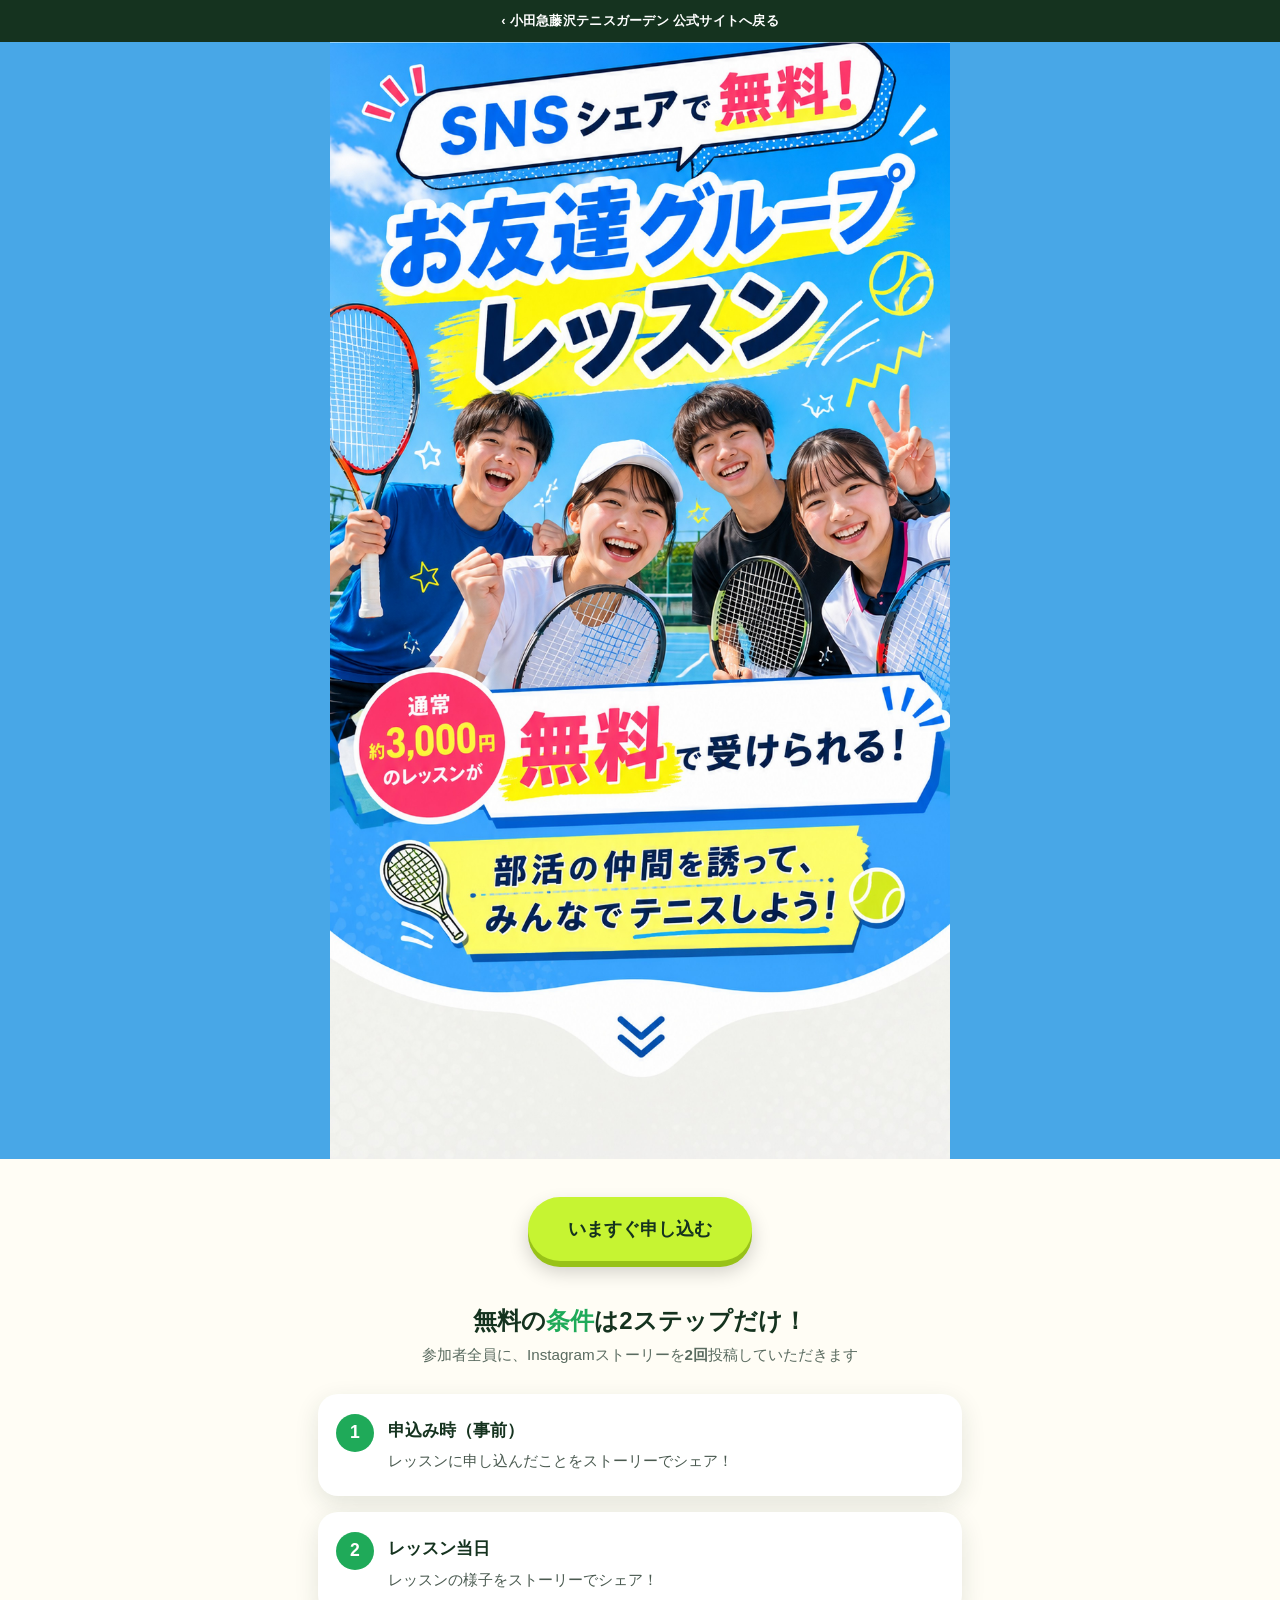
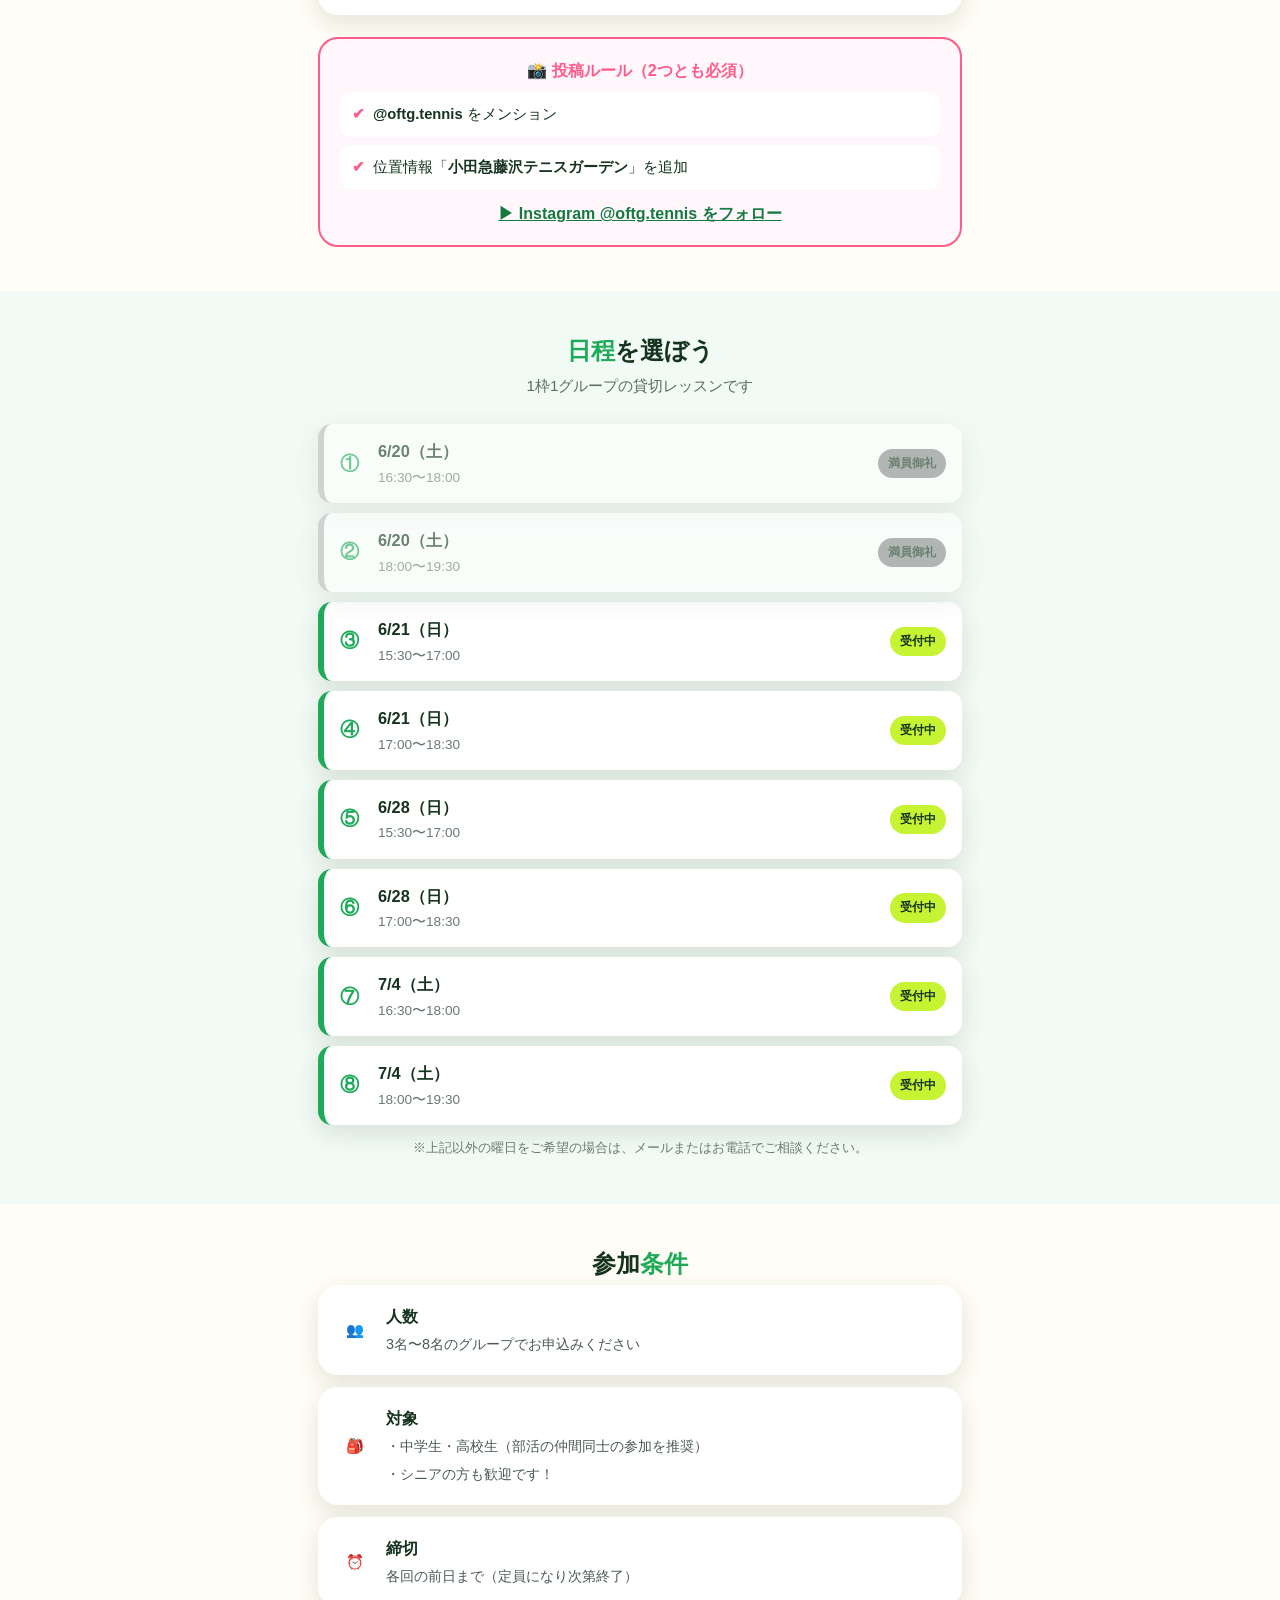
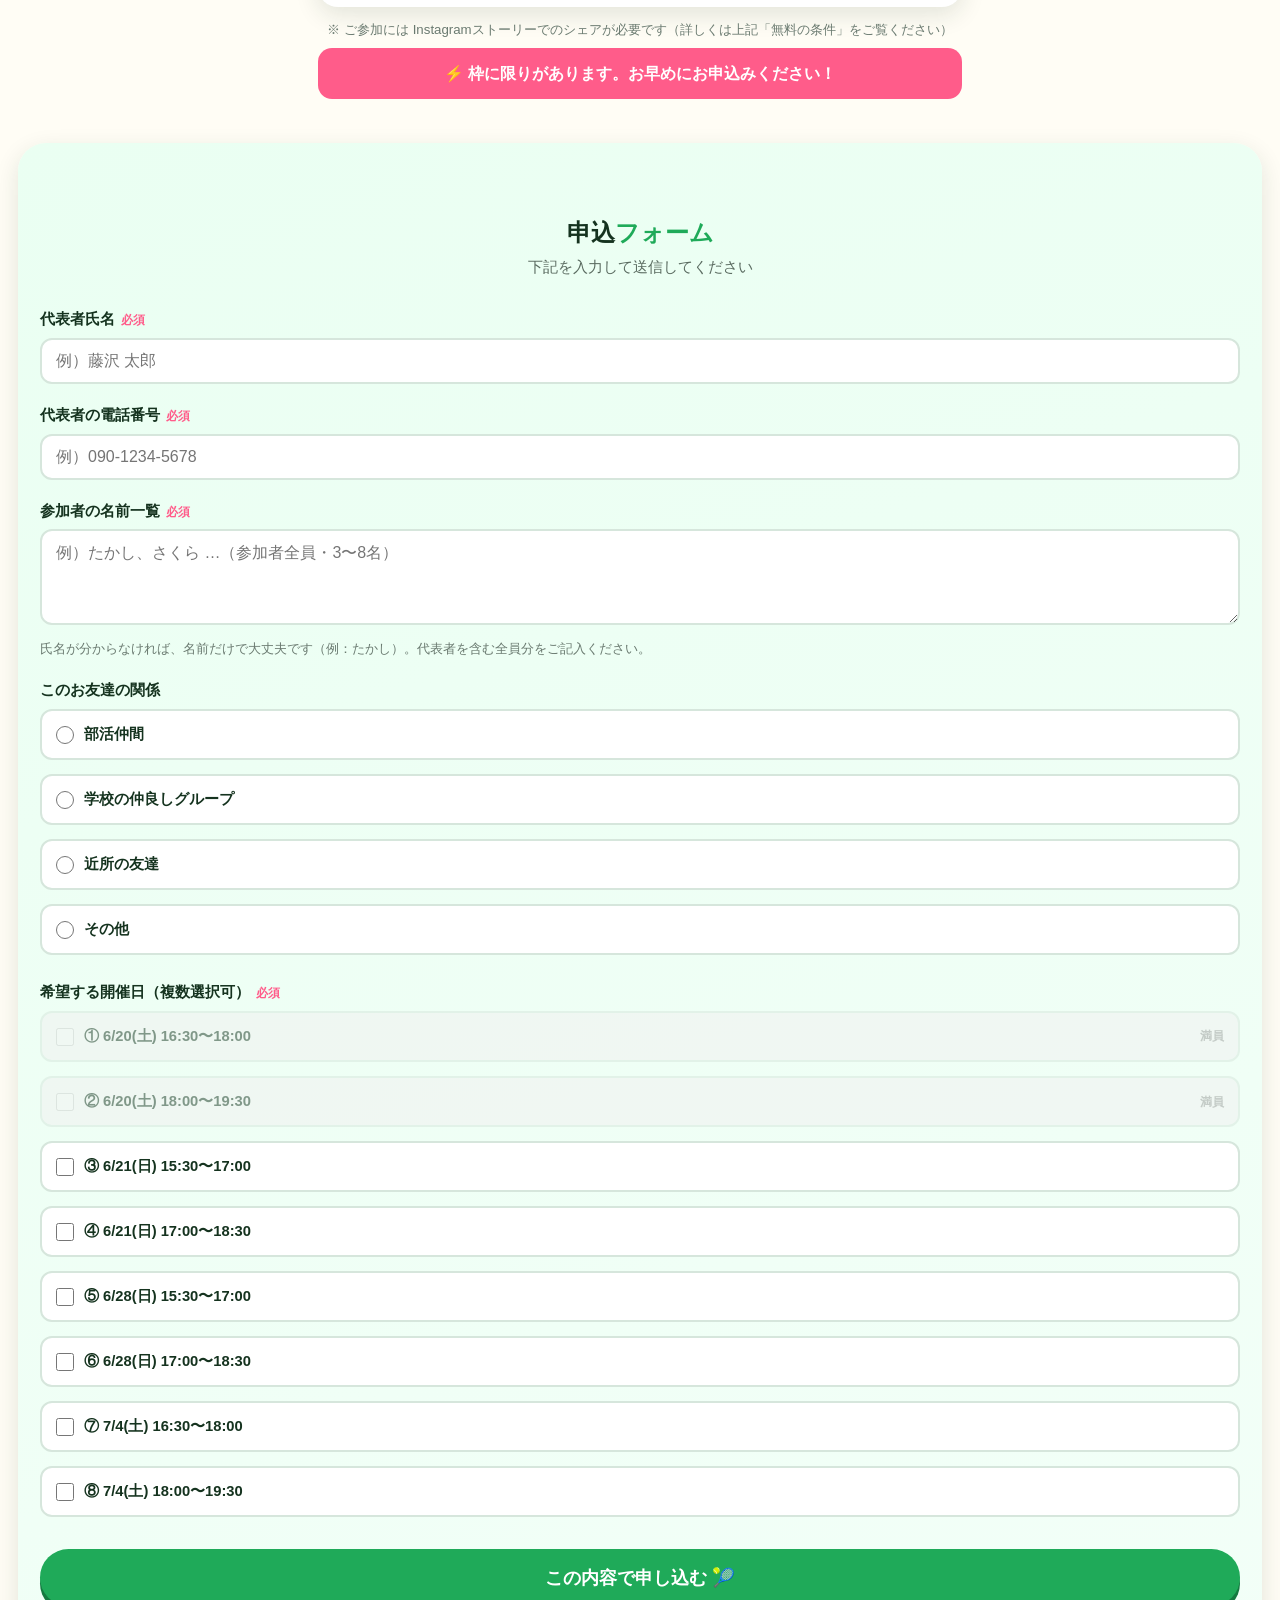
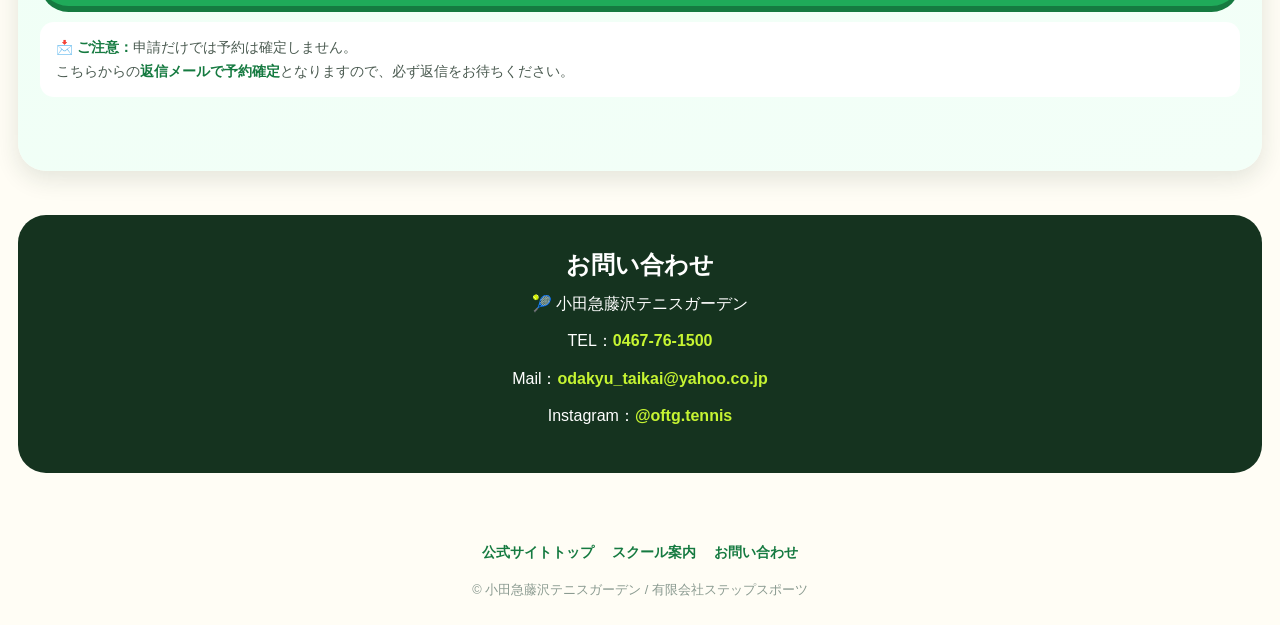
<file: campaign/sns-share/index.html>
<!DOCTYPE html>
<html lang="ja">
<head>
<meta charset="UTF-8">
<meta name="viewport" content="width=device-width, initial-scale=1.0">
<!-- Meta Pixel Code -->
<script>
!function(f,b,e,v,n,t,s)
{if(f.fbq)return;n=f.fbq=function(){n.callMethod?
n.callMethod.apply(n,arguments):n.queue.push(arguments)};
if(!f._fbq)f._fbq=n;n.push=n;n.loaded=!0;n.version='2.0';
n.queue=[];t=b.createElement(e);t.async=!0;
t.src=v;s=b.getElementsByTagName(e)[0];
s.parentNode.insertBefore(t,s)}(window, document,'script',
'https://connect.facebook.net/en_US/fbevents.js');
fbq('init', '1011223808389316');
fbq('track', 'PageView');
</script>
<noscript><img height="1" width="1" style="display:none"
src="https://www.facebook.com/tr?id=1011223808389316&ev=PageView&noscript=1"
/></noscript>
<!-- End Meta Pixel Code -->
<title>SNSシェアで無料！お友達グループレッスン｜小田急藤沢テニスガーデン</title>
<meta name="description" content="SNSでシェアするだけ！部活の仲間と無料テニスレッスン。通常約3,000円のレッスンが無料。中学生・高校生のグループ（3〜8名）対象。">
<!-- OGP -->
<meta property="og:title" content="SNSシェアで無料！お友達グループレッスン">
<meta property="og:description" content="SNSでシェアするだけ！部活の仲間と無料テニスレッスン。中高生3〜8名のグループ対象。">
<meta property="og:type" content="website">
<style>
  :root{
    --green:#1faa59;       /* コート/テニスのグリーン */
    --green-d:#157a40;
    --lime:#c6f432;        /* テニスボールのライム */
    --ink:#15331f;
    --pink:#ff5c8a;        /* ジュニア向けポップ差し色 */
    --cream:#fffdf5;
    --shadow:0 8px 24px rgba(21,51,31,.12);
    --radius:20px;
  }
  *{box-sizing:border-box;margin:0;padding:0}
  html{scroll-behavior:smooth}
  body{
    font-family:"Hiragino Maru Gothic ProN","Hiragino Sans","Yu Gothic UI","Meiryo",sans-serif;
    color:var(--ink); background:var(--cream); line-height:1.7;
    -webkit-text-size-adjust:100%;
  }
  .wrap{max-width:680px;margin:0 auto;padding:0 18px}
  section{padding:44px 0}
  h2{font-size:1.5rem;text-align:center;margin-bottom:6px;line-height:1.3}
  h2 .accent{color:var(--green)}
  .lead{text-align:center;color:#5a6b60;margin-bottom:26px;font-size:.95rem}

  /* ---------- HERO（画像） ---------- */
  .hero-img{background:#48a7e7;text-align:center;font-size:0}
  .hero-img img{display:block;width:100%;max-width:620px;height:auto;margin:0 auto}
  .hero-cta{background:var(--cream);text-align:center;padding:8px 18px 0}
  .cta{
    display:inline-block;margin-top:30px;background:var(--lime);color:var(--ink);
    font-weight:900;font-size:1.15rem;padding:16px 40px;border-radius:999px;
    text-decoration:none;box-shadow:0 6px 0 #98c218,0 10px 20px rgba(0,0,0,.2);
    position:relative;z-index:1;transition:transform .08s}
  .cta:active{transform:translateY(3px);box-shadow:0 3px 0 #98c218}

  /* ---------- STEPS ---------- */
  .steps{display:grid;gap:16px}
  .step{
    background:#fff;border-radius:var(--radius);box-shadow:var(--shadow);
    padding:22px 22px 22px 70px;position:relative}
  .step .num{
    position:absolute;left:18px;top:20px;width:38px;height:38px;border-radius:50%;
    background:var(--green);color:#fff;font-weight:900;display:grid;place-items:center;font-size:1.1rem}
  .step h3{font-size:1.08rem;margin-bottom:4px}
  .step p{font-size:.93rem;color:#4a5a50}
  .rule{
    margin-top:22px;background:#fff7fb;border:2px solid var(--pink);
    border-radius:var(--radius);padding:18px 20px}
  .rule h4{color:var(--pink);font-size:1rem;margin-bottom:8px;text-align:center}
  .rule ul{list-style:none;display:grid;gap:8px}
  .rule li{background:#fff;border-radius:12px;padding:10px 12px;font-size:.92rem;
    display:flex;gap:8px;align-items:flex-start}
  .rule li::before{content:"✔";color:var(--pink);font-weight:900}
  .rule .ig{display:block;text-align:center;margin-top:10px;font-weight:800;color:var(--green-d)}

  /* ---------- 日程 ---------- */
  .sched{display:grid;gap:10px}
  .slot{
    display:flex;align-items:center;gap:12px;background:#fff;border-radius:14px;
    box-shadow:var(--shadow);padding:14px 16px;border-left:6px solid var(--green)}
  .slot .no{font-weight:900;color:var(--green);font-size:1.2rem;min-width:26px}
  .slot .dt{flex:1}
  .slot .dt b{font-size:1.02rem}
  .slot .dt span{display:block;font-size:.85rem;color:#6a7a70}
  .slot.full{border-left-color:#bbb;opacity:.6}
  .slot.full .tag{background:#888}
  .slot .tag{margin-left:auto;background:var(--lime);color:var(--ink);font-weight:800;
    font-size:.78rem;padding:4px 10px;border-radius:999px;white-space:nowrap}
  .note{font-size:.83rem;color:#6a7a70;margin-top:12px;text-align:center}

  /* ---------- 参加条件 ---------- */
  .cond{display:grid;gap:12px}
  .cond .card{background:#fff;border-radius:var(--radius);box-shadow:var(--shadow);
    padding:18px 20px;display:flex;gap:14px;align-items:center}
  .cond .ico{font-size:1.8rem;min-width:34px;text-align:center}
  .cond .card b{display:block;font-size:1rem}
  .cond .card span{font-size:.9rem;color:#4a5a50}
  .alert{background:var(--pink);color:#fff;text-align:center;font-weight:800;
    border-radius:14px;padding:12px;margin-top:6px}

  /* ---------- フォーム ---------- */
  .form-sec{background:linear-gradient(160deg,#eafff2,#f3fff8);border-radius:28px;margin:0 18px;
    box-shadow:var(--shadow)}
  .form-card{padding:30px 22px}
  form .field{margin-bottom:18px}
  form label{display:block;font-weight:800;margin-bottom:6px;font-size:.95rem}
  form label .req{color:var(--pink);font-size:.78rem;margin-left:6px}
  form input[type=text],form input[type=tel],form textarea{
    width:100%;border:2px solid #d6e6dc;border-radius:12px;padding:12px 14px;
    font-size:16px;font-family:inherit;background:#fff;transition:border-color .15s}
  form input:focus,form textarea:focus{outline:none;border-color:var(--green)}
  form textarea{min-height:96px;resize:vertical}
  .hint{font-size:.8rem;color:#6a7a70;margin-top:4px}
  .opts{display:grid;gap:8px}
  .opt{display:flex;align-items:center;gap:10px;background:#fff;border:2px solid #d6e6dc;
    border-radius:12px;padding:11px 14px;cursor:pointer;font-size:.92rem;transition:.12s}
  .opt:has(input:checked){border-color:var(--green);background:#eafff2}
  .opt.disabled{opacity:.5;background:#f1f1f1;cursor:not-allowed}
  .opt input{width:18px;height:18px;accent-color:var(--green)}
  .opt .full-tag{margin-left:auto;font-size:.75rem;color:#999;font-weight:700}
  .submit-btn{
    width:100%;background:var(--green);color:#fff;font-weight:900;font-size:1.15rem;
    border:none;border-radius:999px;padding:16px;cursor:pointer;
    box-shadow:0 6px 0 var(--green-d);transition:transform .08s;margin-top:8px}
  .submit-btn:active{transform:translateY(3px);box-shadow:0 3px 0 var(--green-d)}
  .submit-btn:disabled{opacity:.6;cursor:wait}
  .form-err{color:var(--pink);font-weight:700;font-size:.88rem;margin-top:10px;text-align:center;display:none}
  .after{background:#fff;border-radius:14px;padding:14px 16px;margin-top:16px;font-size:.86rem;color:#4a5a50}
  .after b{color:var(--green-d)}

  /* 送信完了 */
  .done{display:none;text-align:center;padding:20px 10px}
  .done .check{width:72px;height:72px;border-radius:50%;background:var(--green);color:#fff;
    font-size:2.4rem;display:grid;place-items:center;margin:0 auto 16px;animation:pop .4s}
  @keyframes pop{0%{transform:scale(0)}70%{transform:scale(1.15)}100%{transform:scale(1)}}
  .done h3{font-size:1.3rem;margin-bottom:10px}
  .done p{font-size:.95rem;color:#4a5a50}

  /* ---------- お問い合わせ / footer ---------- */
  .contact{background:var(--ink);color:#fff;text-align:center;border-radius:28px;margin:0 18px;padding:34px 22px}
  .contact h2{color:#fff}
  .contact a{color:var(--lime);text-decoration:none;font-weight:700}
  .contact .row{margin:10px 0;font-size:1rem}
  footer{text-align:center;padding:24px;font-size:.8rem;color:#8a9a90}
  .foot-nav{display:flex;flex-wrap:wrap;justify-content:center;gap:8px 18px;margin-bottom:14px}
  .foot-nav a{color:var(--green-d);text-decoration:none;font-weight:700;font-size:.88rem}
  .foot-nav a:hover{text-decoration:underline}

  /* HPへ戻る導線 */
  .back-bar{display:flex;align-items:center;justify-content:center;gap:6px;
    background:var(--ink);color:#fff;text-decoration:none;font-size:.82rem;font-weight:700;
    padding:10px 12px;letter-spacing:.02em}
  .back-bar:hover{background:#0e2616}
</style>
</head>
<body>

<!-- ===== HPへ戻る導線（上部） ===== -->
<a class="back-bar" href="/">‹ 小田急藤沢テニスガーデン 公式サイトへ戻る</a>

<!-- ===== HERO（画像） ===== -->
<header class="hero-img">
  <a href="#apply"><img src="assets/hero.jpg" alt="SNSシェアで無料！お友達グループレッスン。通常約3,000円のレッスンが無料で受けられる！部活の仲間を誘って、みんなでテニスしよう！"></a>
</header>
<div class="hero-cta">
  <a href="#apply" class="cta">いますぐ申し込む</a>
</div>

<!-- ===== 無料の条件 ===== -->
<section>
  <div class="wrap">
    <h2>無料の<span class="accent">条件</span>は2ステップだけ！</h2>
    <p class="lead">参加者全員に、Instagramストーリーを<b>2回</b>投稿していただきます</p>
    <div class="steps">
      <div class="step"><span class="num">1</span>
        <h3>申込み時（事前）</h3>
        <p>レッスンに申し込んだことをストーリーでシェア！</p>
      </div>
      <div class="step"><span class="num">2</span>
        <h3>レッスン当日</h3>
        <p>レッスンの様子をストーリーでシェア！</p>
      </div>
    </div>
    <div class="rule">
      <h4>📸 投稿ルール（2つとも必須）</h4>
      <ul>
        <li><span><b>@oftg.tennis</b> をメンション</span></li>
        <li><span>位置情報「<b>小田急藤沢テニスガーデン</b>」を追加</span></li>
      </ul>
      <a class="ig" href="https://www.instagram.com/oftg.tennis/" target="_blank" rel="noopener">▶ Instagram @oftg.tennis をフォロー</a>
    </div>
  </div>
</section>

<!-- ===== 日程 ===== -->
<section style="background:#f1faf4">
  <div class="wrap">
    <h2><span class="accent">日程</span>を選ぼう</h2>
    <p class="lead">1枠1グループの貸切レッスンです</p>
    <div class="sched">
      <div class="slot full"><span class="no">①</span><div class="dt"><b>6/20（土）</b><span>16:30〜18:00</span></div><span class="tag">満員御礼</span></div>
      <div class="slot full"><span class="no">②</span><div class="dt"><b>6/20（土）</b><span>18:00〜19:30</span></div><span class="tag">満員御礼</span></div>
      <div class="slot"><span class="no">③</span><div class="dt"><b>6/21（日）</b><span>15:30〜17:00</span></div><span class="tag">受付中</span></div>
      <div class="slot"><span class="no">④</span><div class="dt"><b>6/21（日）</b><span>17:00〜18:30</span></div><span class="tag">受付中</span></div>
      <div class="slot"><span class="no">⑤</span><div class="dt"><b>6/28（日）</b><span>15:30〜17:00</span></div><span class="tag">受付中</span></div>
      <div class="slot"><span class="no">⑥</span><div class="dt"><b>6/28（日）</b><span>17:00〜18:30</span></div><span class="tag">受付中</span></div>
      <div class="slot"><span class="no">⑦</span><div class="dt"><b>7/4（土）</b><span>16:30〜18:00</span></div><span class="tag">受付中</span></div>
      <div class="slot"><span class="no">⑧</span><div class="dt"><b>7/4（土）</b><span>18:00〜19:30</span></div><span class="tag">受付中</span></div>
    </div>
    <p class="note">※上記以外の曜日をご希望の場合は、メールまたはお電話でご相談ください。</p>
  </div>
</section>

<!-- ===== 参加条件 ===== -->
<section>
  <div class="wrap">
    <h2>参加<span class="accent">条件</span></h2>
    <div class="cond">
      <div class="card"><span class="ico">👥</span><div><b>人数</b><span>3名〜8名のグループでお申込みください</span></div></div>
      <div class="card"><span class="ico">🎒</span><div><b>対象</b><span>・中学生・高校生（部活の仲間同士の参加を推奨）<br>・シニアの方も歓迎です！</span></div></div>
      <div class="card"><span class="ico">⏰</span><div><b>締切</b><span>各回の前日まで（定員になり次第終了）</span></div></div>
    </div>
    <p class="note">※ ご参加には Instagramストーリーでのシェアが必要です（詳しくは上記「無料の条件」をご覧ください）</p>
    <p class="alert">⚡ 枠に限りがあります。お早めにお申込みください！</p>
  </div>
</section>

<!-- ===== 申込フォーム（iframeなし・完全統合） ===== -->
<section id="apply" class="form-sec">
  <div class="form-card">
    <h2>申込<span class="accent">フォーム</span></h2>
    <p class="lead">下記を入力して送信してください</p>

    <form id="applyForm" novalidate>
      <div class="field">
        <label>代表者氏名<span class="req">必須</span></label>
        <input type="text" name="entry.1750748327" required placeholder="例）藤沢 太郎">
      </div>

      <div class="field">
        <label>代表者の電話番号<span class="req">必須</span></label>
        <input type="tel" name="entry.419193698" required placeholder="例）090-1234-5678">
      </div>

      <div class="field">
        <label>参加者の名前一覧<span class="req">必須</span></label>
        <textarea name="entry.1886865254" required placeholder="例）たかし、さくら …（参加者全員・3〜8名）"></textarea>
        <p class="hint">氏名が分からなければ、名前だけで大丈夫です（例：たかし）。代表者を含む全員分をご記入ください。</p>
      </div>

      <div class="field">
        <label>このお友達の関係</label>
        <div class="opts" data-name="entry.1554708717">
          <label class="opt"><input type="radio" name="entry.1554708717" value="部活仲間">部活仲間</label>
          <label class="opt"><input type="radio" name="entry.1554708717" value="学校の仲良しグループ">学校の仲良しグループ</label>
          <label class="opt"><input type="radio" name="entry.1554708717" value="近所の友達">近所の友達</label>
          <label class="opt"><input type="radio" name="entry.1554708717" value="その他">その他</label>
        </div>
      </div>

      <div class="field">
        <label>希望する開催日（複数選択可）<span class="req">必須</span></label>
        <div class="opts" id="dateOpts">
          <label class="opt disabled"><input type="checkbox" name="entry.859261833" value="【満員】① 6/20(土) 16:30〜18:00" disabled>① 6/20(土) 16:30〜18:00<span class="full-tag">満員</span></label>
          <label class="opt disabled"><input type="checkbox" name="entry.859261833" value="【満員】② 6/20(土) 18:00〜19:30" disabled>② 6/20(土) 18:00〜19:30<span class="full-tag">満員</span></label>
          <label class="opt"><input type="checkbox" name="entry.859261833" value="③ 6/21(日) 15:30〜17:00">③ 6/21(日) 15:30〜17:00</label>
          <label class="opt"><input type="checkbox" name="entry.859261833" value="④ 6/21(日) 17:00〜18:30">④ 6/21(日) 17:00〜18:30</label>
          <label class="opt"><input type="checkbox" name="entry.859261833" value="⑤ 6/28(日) 15:30〜17:00">⑤ 6/28(日) 15:30〜17:00</label>
          <label class="opt"><input type="checkbox" name="entry.859261833" value="⑥ 6/28(日) 17:00〜18:30">⑥ 6/28(日) 17:00〜18:30</label>
          <label class="opt"><input type="checkbox" name="entry.859261833" value="⑦ 7/4(土) 16:30〜18:00">⑦ 7/4(土) 16:30〜18:00</label>
          <label class="opt"><input type="checkbox" name="entry.859261833" value="⑧ 7/4(土) 18:00〜19:30">⑧ 7/4(土) 18:00〜19:30</label>
        </div>
      </div>

      <button type="submit" class="submit-btn">この内容で申し込む 🎾</button>
      <p class="form-err" id="formErr">未入力の必須項目があります。ご確認ください。</p>

      <div class="after">
        <b>📩 ご注意：</b>申請だけでは予約は確定しません。<br>
        こちらからの<b>返信メールで予約確定</b>となりますので、必ず返信をお待ちください。
      </div>
    </form>

    <!-- 送信完了 -->
    <div class="done" id="doneMsg">
      <div class="check">✓</div>
      <h3>お申し込みありがとうございます！</h3>
      <p>担当者より<b>予約確定の返信メール</b>をお送りします。<br>今しばらくお待ちください🎾<br><br>
      <small>※あわせて、Instagramストーリーでの「申込みシェア」もお忘れなく！</small></p>
    </div>
  </div>
</section>

<!-- ===== お問い合わせ ===== -->
<section>
  <div class="contact">
    <h2>お問い合わせ</h2>
    <div class="row">🎾 小田急藤沢テニスガーデン</div>
    <div class="row">TEL：<a href="tel:0467-76-1500">0467-76-1500</a></div>
    <div class="row">Mail：<a href="mailto:odakyu_taikai@yahoo.co.jp">odakyu_taikai@yahoo.co.jp</a></div>
    <div class="row">Instagram：<a href="https://www.instagram.com/oftg.tennis/" target="_blank" rel="noopener">@oftg.tennis</a></div>
  </div>
</section>

<footer>
  <nav class="foot-nav">
    <a href="/">公式サイトトップ</a>
    <a href="/school.html">スクール案内</a>
    <a href="/contact.html">お問い合わせ</a>
  </nav>
  © 小田急藤沢テニスガーデン / 有限会社ステップスポーツ
</footer>

<script>
(function(){
  const FORM_ACTION = "https://docs.google.com/forms/d/e/1FAIpQLSeXao9KNGvhc_BVnLXoHIacWK6aRqFQJQ_hWeprZJLWQ8IK1A/formResponse";
  const form   = document.getElementById('applyForm');
  const errEl  = document.getElementById('formErr');
  const doneEl = document.getElementById('doneMsg');
  const btn    = form.querySelector('.submit-btn');

  form.addEventListener('submit', function(e){
    e.preventDefault();
    errEl.style.display = 'none';

    // --- バリデーション ---
    const name  = form.querySelector('[name="entry.1750748327"]').value.trim();
    const tel   = form.querySelector('[name="entry.419193698"]').value.trim();
    const list  = form.querySelector('[name="entry.1886865254"]').value.trim();
    const dates = [...form.querySelectorAll('[name="entry.859261833"]:checked')];
    if(!name || !tel || !list || dates.length === 0){
      errEl.style.display = 'block';
      errEl.scrollIntoView({behavior:'smooth', block:'center'});
      return;
    }

    // --- Googleフォームへ直接POST（iframe不使用 / no-cors） ---
    const data = new FormData();
    data.append('entry.1750748327', name);
    data.append('entry.419193698',  tel);
    data.append('entry.1886865254', list);
    const rel = form.querySelector('[name="entry.1554708717"]:checked');
    if(rel) data.append('entry.1554708717', rel.value);
    dates.forEach(d => data.append('entry.859261833', d.value)); // 複数選択は同名で追加

    btn.disabled = true; btn.textContent = '送信中…';

    fetch(FORM_ACTION, { method:'POST', mode:'no-cors', body:data })
      .then(() => {
        // 申込み完了ページへ遷移（コンバージョン(Lead)は遷移先で発火）
        window.location.href = 'thanks/';
      })
      .catch(() => {
        // no-cors のため通常 catch には来ないが念のため
        btn.disabled = false; btn.textContent = 'この内容で申し込む 🎾';
        errEl.textContent = '送信に失敗しました。通信環境をご確認のうえ再度お試しください。';
        errEl.style.display = 'block';
      });
  });
})();
</script>
</body>
</html>
</file>
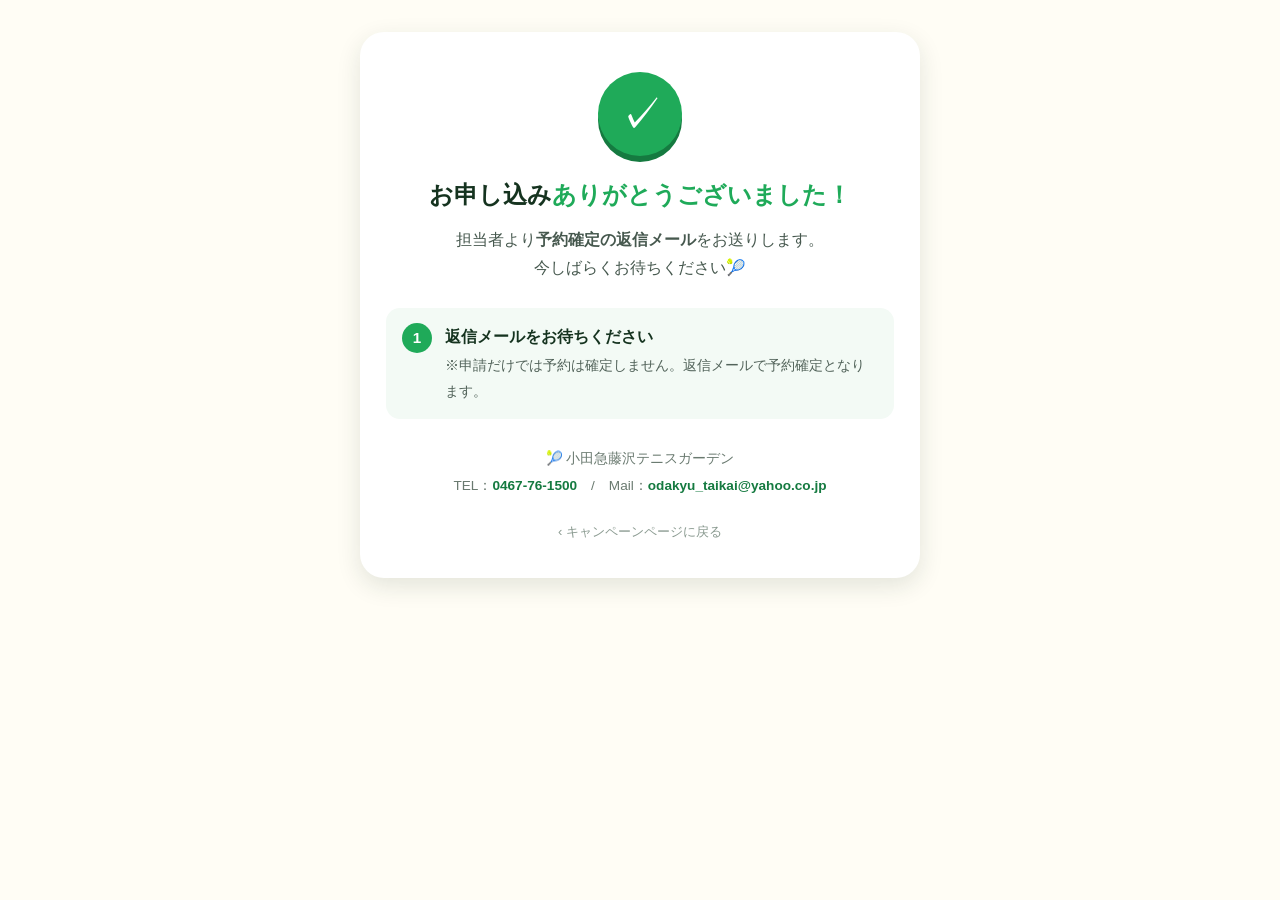
<file: campaign/sns-share/thanks/index.html>
<!DOCTYPE html>
<html lang="ja">
<head>
<meta charset="UTF-8">
<meta name="viewport" content="width=device-width, initial-scale=1.0">
<!-- Meta Pixel Code -->
<script>
!function(f,b,e,v,n,t,s)
{if(f.fbq)return;n=f.fbq=function(){n.callMethod?
n.callMethod.apply(n,arguments):n.queue.push(arguments)};
if(!f._fbq)f._fbq=n;n.push=n;n.loaded=!0;n.version='2.0';
n.queue=[];t=b.createElement(e);t.async=!0;
t.src=v;s=b.getElementsByTagName(e)[0];
s.parentNode.insertBefore(t,s)}(window, document,'script',
'https://connect.facebook.net/en_US/fbevents.js');
fbq('init', '1011223808389316');
fbq('track', 'PageView');
fbq('track', 'Lead', {content_name: 'SNSシェア無料グループレッスン申込'});
</script>
<noscript><img height="1" width="1" style="display:none"
src="https://www.facebook.com/tr?id=1011223808389316&ev=PageView&noscript=1"
/></noscript>
<!-- End Meta Pixel Code -->
<title>お申し込みありがとうございました｜SNSシェアで無料！お友達グループレッスン</title>
<meta name="robots" content="noindex">
<meta name="description" content="お申し込みありがとうございました。担当者より予約確定の返信メールをお送りします。">
<style>
  :root{
    --green:#1faa59; --green-d:#157a40; --lime:#c6f432; --ink:#15331f;
    --pink:#ff5c8a; --cream:#fffdf5; --shadow:0 8px 24px rgba(21,51,31,.12);
  }
  *{box-sizing:border-box;margin:0;padding:0}
  body{
    font-family:"Hiragino Maru Gothic ProN","Hiragino Sans","Yu Gothic UI","Meiryo",sans-serif;
    color:var(--ink); background:var(--cream); line-height:1.8;
    min-height:100vh; display:flex; flex-direction:column; align-items:center;
    padding:32px 18px; -webkit-text-size-adjust:100%;
  }
  .card{
    width:100%; max-width:560px; background:#fff; border-radius:24px;
    box-shadow:var(--shadow); padding:40px 26px 32px; text-align:center;
  }
  .check{
    width:84px;height:84px;border-radius:50%;background:var(--green);color:#fff;
    font-size:2.8rem;display:grid;place-items:center;margin:0 auto 22px;
    box-shadow:0 6px 0 var(--green-d); animation:pop .45s ease;
  }
  @keyframes pop{0%{transform:scale(0)}70%{transform:scale(1.12)}100%{transform:scale(1)}}
  h1{font-size:1.5rem;line-height:1.4;margin-bottom:14px}
  h1 .accent{color:var(--green)}
  .msg{font-size:.98rem;color:#46584e;margin-bottom:26px}
  .steps{display:grid;gap:12px;text-align:left;margin-bottom:26px}
  .step{
    display:flex;gap:13px;align-items:flex-start;background:#f3faf5;
    border-radius:14px;padding:15px 16px;
  }
  .step .n{
    flex:0 0 30px;width:30px;height:30px;border-radius:50%;background:var(--green);
    color:#fff;font-weight:900;display:grid;place-items:center;font-size:.95rem;
  }
  .step b{display:block;font-size:.98rem;margin-bottom:2px}
  .step p{font-size:.88rem;color:#52635a}
  .ig-rule{
    background:#fff7fb;border:2px solid var(--pink);border-radius:14px;
    padding:14px 16px;text-align:left;font-size:.88rem;margin-bottom:26px;
  }
  .ig-rule b{color:var(--pink)}
  .btns{display:grid;gap:10px}
  .btn{
    display:block;text-decoration:none;font-weight:800;font-size:1rem;
    padding:14px;border-radius:999px;transition:transform .08s;
  }
  .btn:active{transform:translateY(2px)}
  .btn-ig{background:var(--ink);color:#fff}
  .btn-line{background:#fff;color:var(--green-d);border:2px solid var(--green)}
  .contact{margin-top:26px;font-size:.85rem;color:#6a7a70;line-height:2}
  .contact a{color:var(--green-d);text-decoration:none;font-weight:700}
  .home{margin-top:18px}
  .home a{color:#8a9a90;font-size:.82rem;text-decoration:none}
</style>
</head>
<body>
  <div class="card">
    <div class="check">✓</div>
    <h1>お申し込み<span class="accent">ありがとうございました！</span></h1>
    <p class="msg">担当者より<b>予約確定の返信メール</b>をお送りします。<br>今しばらくお待ちください🎾</p>

    <div class="steps">
      <div class="step">
        <span class="n">1</span>
        <div><b>返信メールをお待ちください</b><p>※申請だけでは予約は確定しません。返信メールで予約確定となります。</p></div>
      </div>
    </div>

    <div class="contact">
      🎾 小田急藤沢テニスガーデン<br>
      TEL：<a href="tel:0467-76-1500">0467-76-1500</a>　/　Mail：<a href="mailto:odakyu_taikai@yahoo.co.jp">odakyu_taikai@yahoo.co.jp</a>
    </div>

    <div class="home">
      <a href="../">‹ キャンペーンページに戻る</a>
    </div>
  </div>
</body>
</html>
</file>
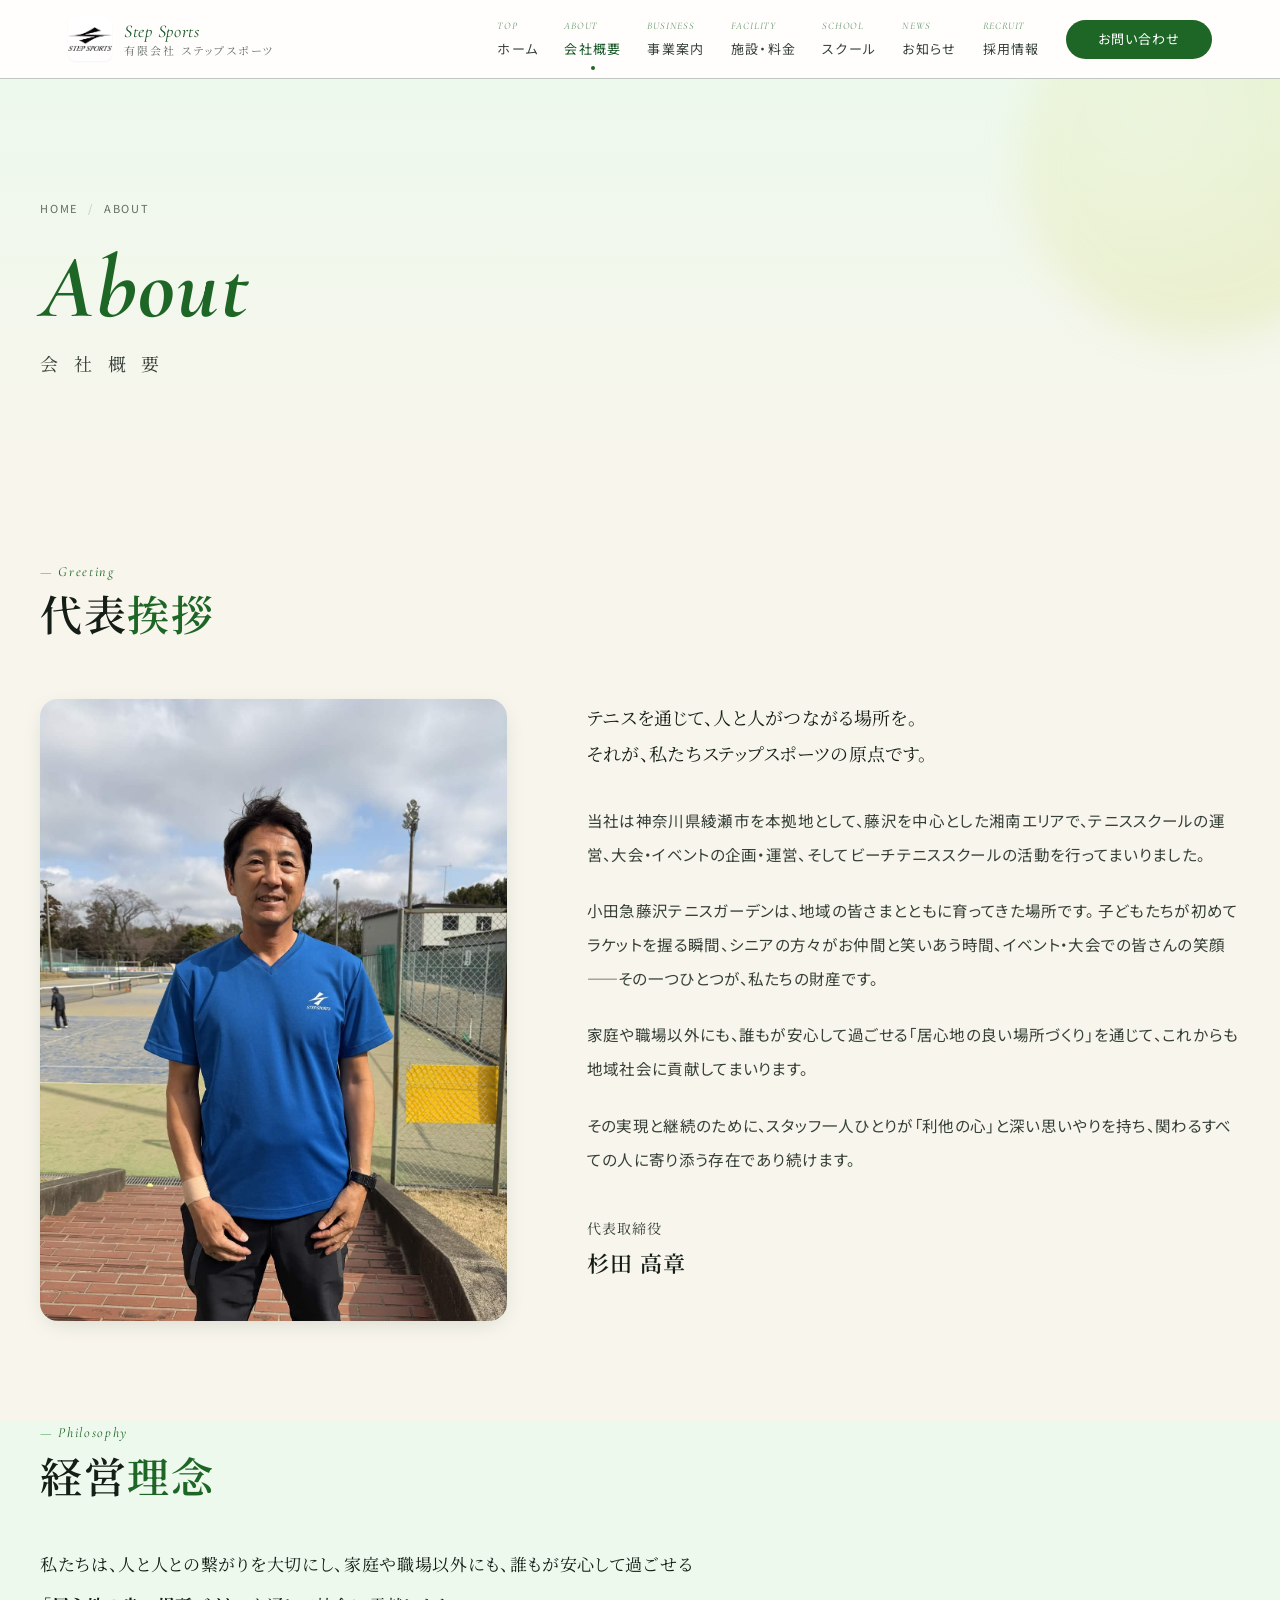
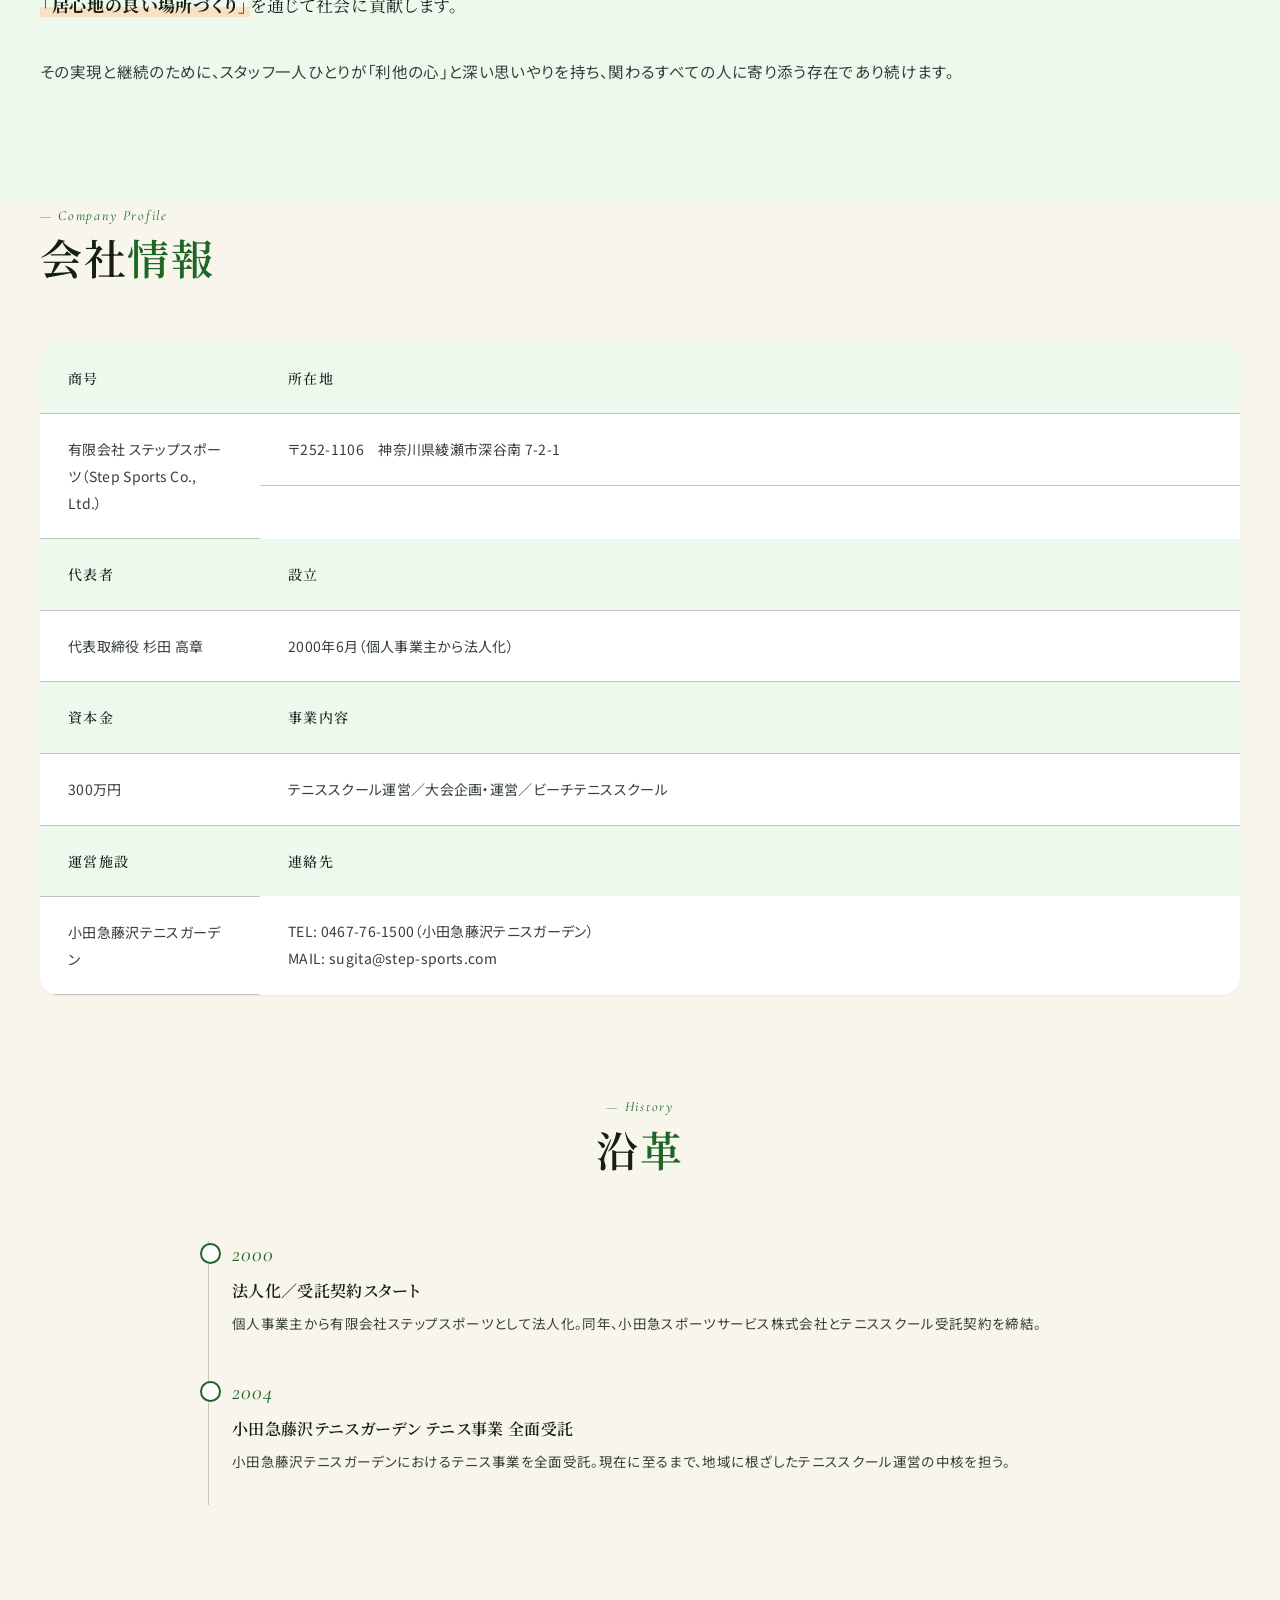
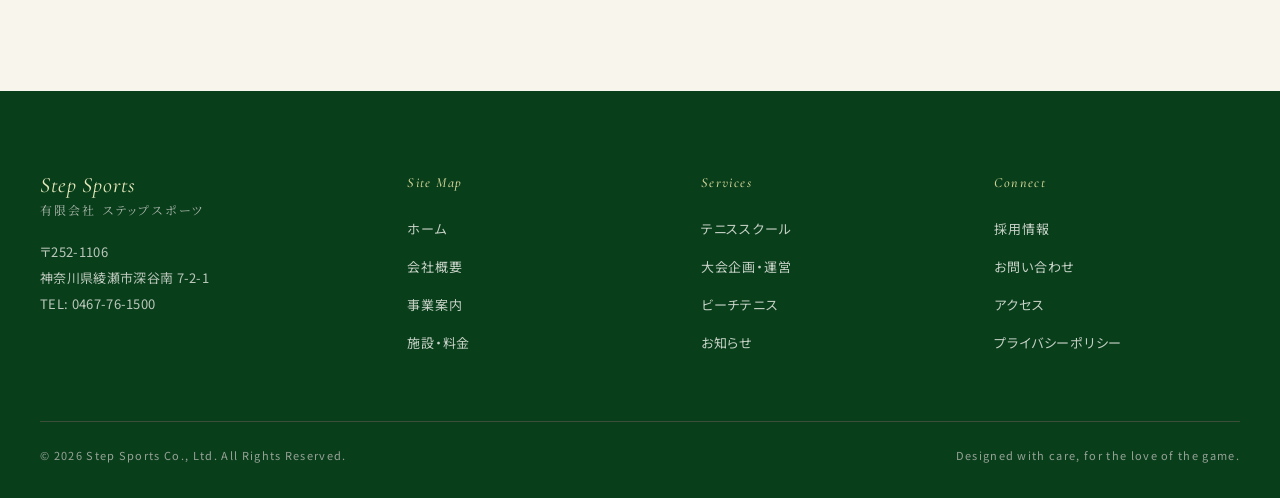
<file: about.html>
<!DOCTYPE html>
<html lang="ja">
<head>
<meta charset="UTF-8" />
<meta name="viewport" content="width=device-width, initial-scale=1.0" />
<title>会社概要｜有限会社ステップスポーツ</title>
<link rel="preconnect" href="https://fonts.googleapis.com" />
<link rel="preconnect" href="https://fonts.gstatic.com" crossorigin />
<link href="https://fonts.googleapis.com/css2?family=Cormorant+Garamond:ital,wght@0,400;0,500;1,400;1,500&family=Noto+Sans+JP:wght@300;400;500;700&family=Noto+Serif+JP:wght@400;500;600;700&display=swap" rel="stylesheet" />
<link rel="stylesheet" href="assets/styles.css" />
<link rel="stylesheet" href="assets/sub.css" />
</head>
<body>

<header class="site-header">
  <div class="nav-wrap">
    <a class="brand" href="index.html">
      <span class="brand-mark" aria-hidden="true"></span>
      <span class="brand-text">
        <span class="brand-en">Step Sports</span>
        <span class="brand-jp">有限会社 ステップスポーツ</span>
      </span>
    </a>
    <button class="menu-toggle" aria-label="menu"><span></span><span></span><span></span></button>
    <nav class="nav">
      <a href="index.html"><span class="en">Top</span>ホーム</a>
      <a class="active" href="about.html"><span class="en">About</span>会社概要</a>
      <a href="business.html"><span class="en">Business</span>事業案内</a>
      <a href="facility.html"><span class="en">Facility</span>施設・料金</a>
      <a href="school.html"><span class="en">School</span>スクール</a>
      <a href="news.html"><span class="en">News</span>お知らせ</a>
      <a href="recruit.html"><span class="en">Recruit</span>採用情報</a>
      <a class="nav-cta" href="contact.html">お問い合わせ</a>
    </nav>
  </div>
</header>

<section class="page-hero">
  <div class="page-hero-inner">
    <div class="crumbs"><a href="index.html">HOME</a><span>/</span>ABOUT</div>
    <h1 class="page-title-en">About</h1>
    <p class="page-title-jp">会 社 概 要</p>
  </div>
</section>

<!-- Greeting -->
<section class="section-sub greeting">
  <div class="section-narrow" style="margin-bottom: 56px;">
    <div class="kicker">Greeting</div>
    <h2 class="section-title">代表<em>挨拶</em></h2>
  </div>
  <div class="greeting-grid">
    <div class="greeting-portrait reveal">
      <div class="placeholder-img has-photo">
        <img class="img-fill" src="assets/images/representative.jpg" alt="有限会社ステップスポーツ 代表取締役" />
      </div>
    </div>
    <div class="greeting-body reveal" data-delay="1">
      <p class="lead">
        テニスを通じて、人と人がつながる場所を。<br />
        それが、私たちステップスポーツの原点です。
      </p>
      <p>
        当社は神奈川県綾瀬市を本拠地として、藤沢を中心とした湘南エリアで、テニススクールの運営、大会・イベントの企画・運営、そしてビーチテニススクールの活動を行ってまいりました。
      </p>
      <p>
        小田急藤沢テニスガーデンは、地域の皆さまとともに育ってきた場所です。 子どもたちが初めてラケットを握る瞬間、シニアの方々がお仲間と笑いあう時間、イベント・大会での皆さんの笑顔——その一つひとつが、私たちの財産です。
      </p>
      <p>
        家庭や職場以外にも、誰もが安心して過ごせる「居心地の良い場所づくり」を通じて、これからも地域社会に貢献してまいります。
      </p>
      <p>
        その実現と継続のために、スタッフ一人ひとりが「利他の心」と深い思いやりを持ち、関わるすべての人に寄り添う存在であり続けます。
      </p>
      <div class="greeting-sign">
        代表取締役<br />
        <strong>杉田 高章</strong>
      </div>
    </div>
  </div>
</section>

<!-- Philosophy -->
<section class="section-sub" style="background: var(--green-50);">
  <div class="section-narrow" style="margin-bottom: 40px;">
    <div class="kicker">Philosophy</div>
    <h2 class="section-title">経営<em>理念</em></h2>
  </div>
  <div class="section-narrow reveal">
    <p style="font-size:17px; line-height:2.4; color:var(--ink-800); margin:0; font-family:var(--serif); letter-spacing:0.04em;">
      私たちは、人と人との繋がりを大切にし、家庭や職場以外にも、誰もが安心して過ごせる<br />
      <strong style="background:linear-gradient(transparent 60%, var(--sun-200) 60%); padding:0 2px;">「居心地の良い場所づくり」</strong>を通じて社会に貢献します。
    </p>
    <p style="font-size:15.5px; line-height:2.2; color:var(--ink-700); margin-top:28px;">
      その実現と継続のために、スタッフ一人ひとりが「利他の心」と深い思いやりを持ち、関わるすべての人に寄り添う存在であり続けます。
    </p>
  </div>
</section>

<!-- Company Profile -->
<section class="section-sub">
  <div class="section-narrow" style="margin-bottom: 56px;">
    <div class="kicker">Company Profile</div>
    <h2 class="section-title">会社<em>情報</em></h2>
  </div>
  <div class="company-table reveal">
    <dl>
      <div><dt>商号</dt><dd>有限会社 ステップスポーツ（Step Sports Co., Ltd.）</dd></div>
      <div><dt>所在地</dt><dd>〒252-1106　神奈川県綾瀬市深谷南 7-2-1</dd></div>
      <div><dt>代表者</dt><dd>代表取締役 杉田 高章</dd></div>
      <div><dt>設立</dt><dd>2000年6月（個人事業主から法人化）</dd></div>
      <div><dt>資本金</dt><dd>300万円</dd></div>
      <div><dt>事業内容</dt><dd>テニススクール運営／大会企画・運営／ビーチテニススクール</dd></div>
      <div><dt>運営施設</dt><dd>小田急藤沢テニスガーデン</dd></div>
      <div><dt>連絡先</dt><dd>TEL: 0467-76-1500（小田急藤沢テニスガーデン）<br />MAIL: sugita@step-sports.com</dd></div>
    </dl>
  </div>
</section>

<!-- History -->
<section class="section-sub">
  <div class="section-narrow" style="margin-bottom: 56px; text-align:center;">
    <div class="kicker">History</div>
    <h2 class="section-title">沿<em>革</em></h2>
  </div>
  <div class="timeline reveal">
    <div class="tl-item">
      <div class="tl-year">2000</div>
      <h4 class="tl-title">法人化／受託契約スタート</h4>
      <p class="tl-desc">個人事業主から有限会社ステップスポーツとして法人化。同年、小田急スポーツサービス株式会社とテニススクール受託契約を締結。</p>
    </div>
    <div class="tl-item">
      <div class="tl-year">2004</div>
      <h4 class="tl-title">小田急藤沢テニスガーデン テニス事業 全面受託</h4>
      <p class="tl-desc">小田急藤沢テニスガーデンにおけるテニス事業を全面受託。現在に至るまで、地域に根ざしたテニススクール運営の中核を担う。</p>
    </div>
  </div>
</section>

<footer class="site-footer">
  <div class="footer-grid">
    <div class="footer-brand">
      <div class="brand-text" style="line-height:1.3;">
        <span class="brand-en" style="font-size:22px;">Step Sports</span>
        <span class="brand-jp" style="font-size:12px;">有限会社 ステップスポーツ</span>
      </div>
      <p>〒252-1106<br />神奈川県綾瀬市深谷南 7-2-1<br />TEL: 0467-76-1500</p>
    </div>
    <div class="footer-col"><h4>Site Map</h4><ul>
      <li><a href="index.html">ホーム</a></li><li><a href="about.html">会社概要</a></li>
      <li><a href="business.html">事業案内</a></li><li><a href="facility.html">施設・料金</a></li>
    </ul></div>
    <div class="footer-col"><h4>Services</h4><ul>
      <li><a href="school.html">テニススクール</a></li><li><a href="business.html#tournament">大会企画・運営</a></li>
      <li><a href="business.html#beach">ビーチテニス</a></li><li><a href="news.html">お知らせ</a></li>
    </ul></div>
    <div class="footer-col"><h4>Connect</h4><ul>
      <li><a href="recruit.html">採用情報</a></li><li><a href="contact.html">お問い合わせ</a></li>
      <li><a href="#">アクセス</a></li><li><a href="#">プライバシーポリシー</a></li>
    </ul></div>
  </div>
  <div class="footer-bottom">
    <span>© <span data-year></span> Step Sports Co., Ltd. All Rights Reserved.</span>
    <span>Designed with care, for the love of the game.</span>
  </div>
</footer>

<script src="assets/site.js"></script>
</body>
</html>
</file>
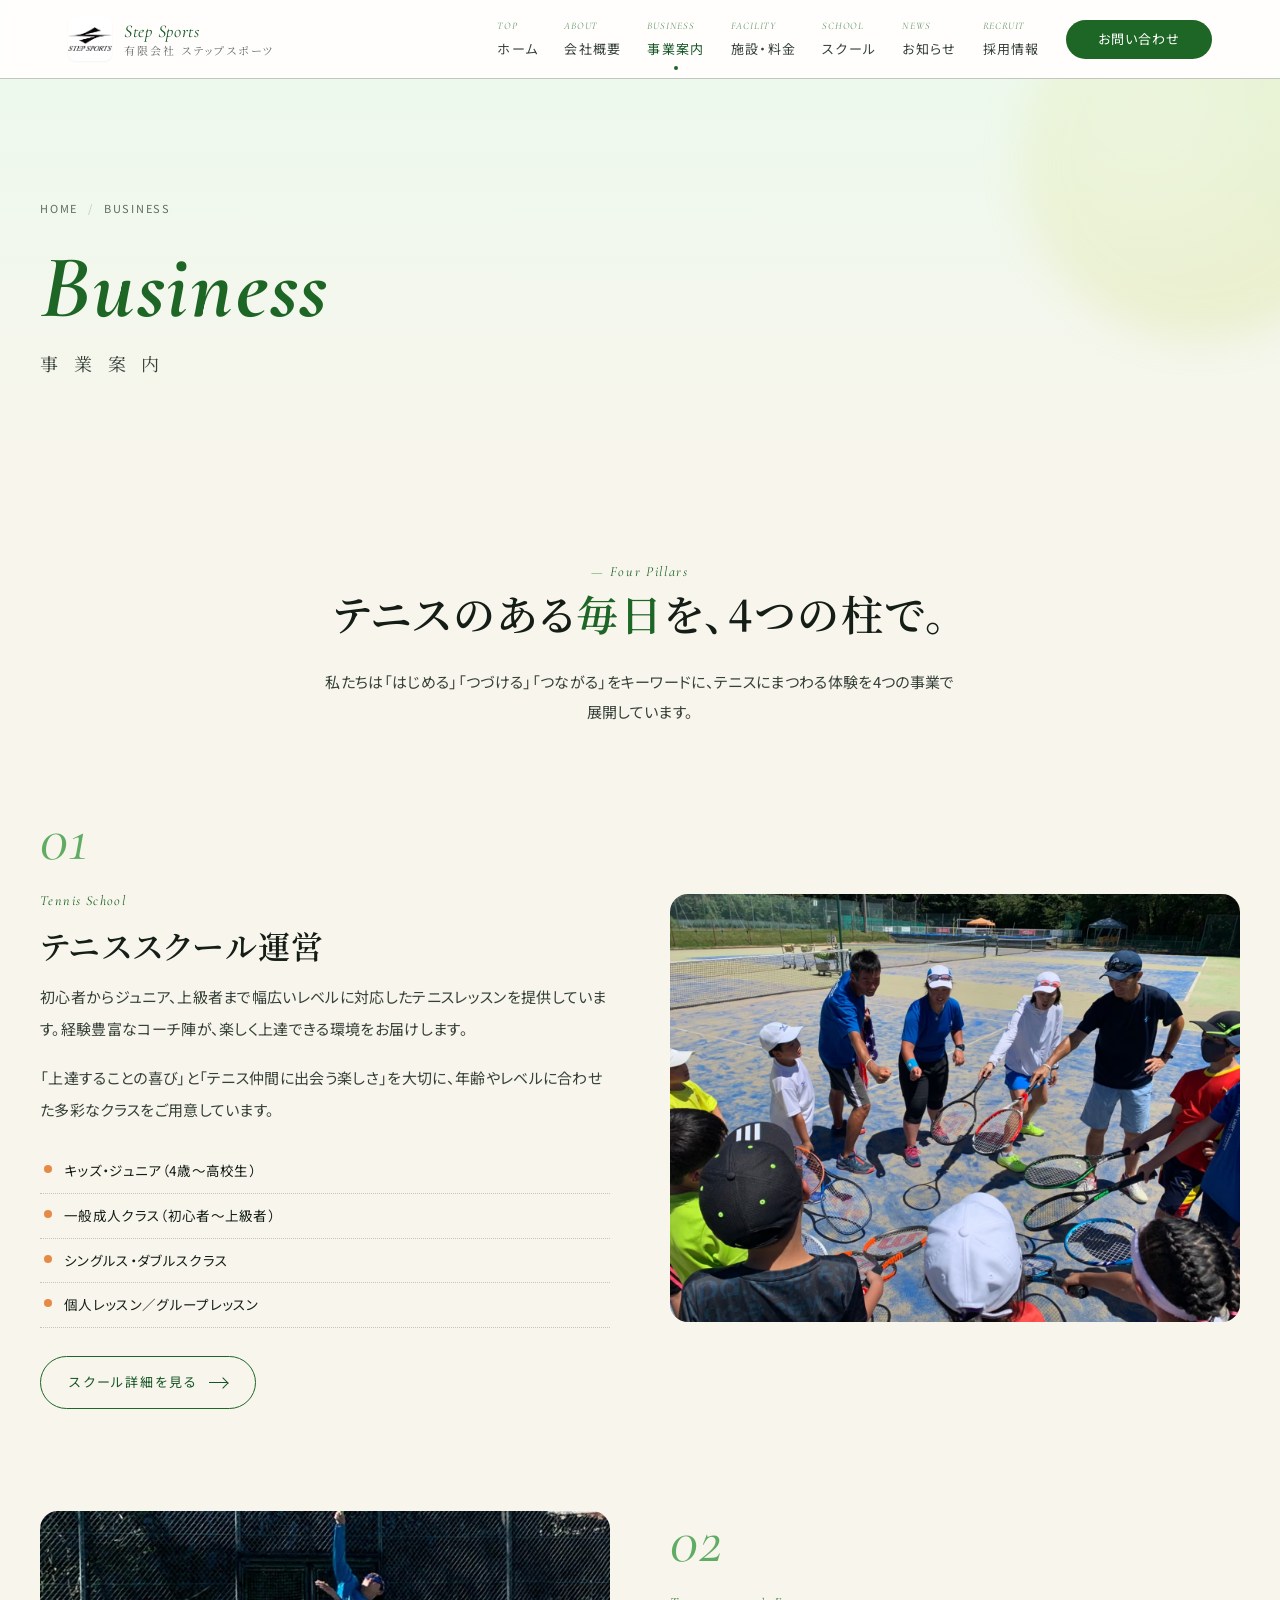
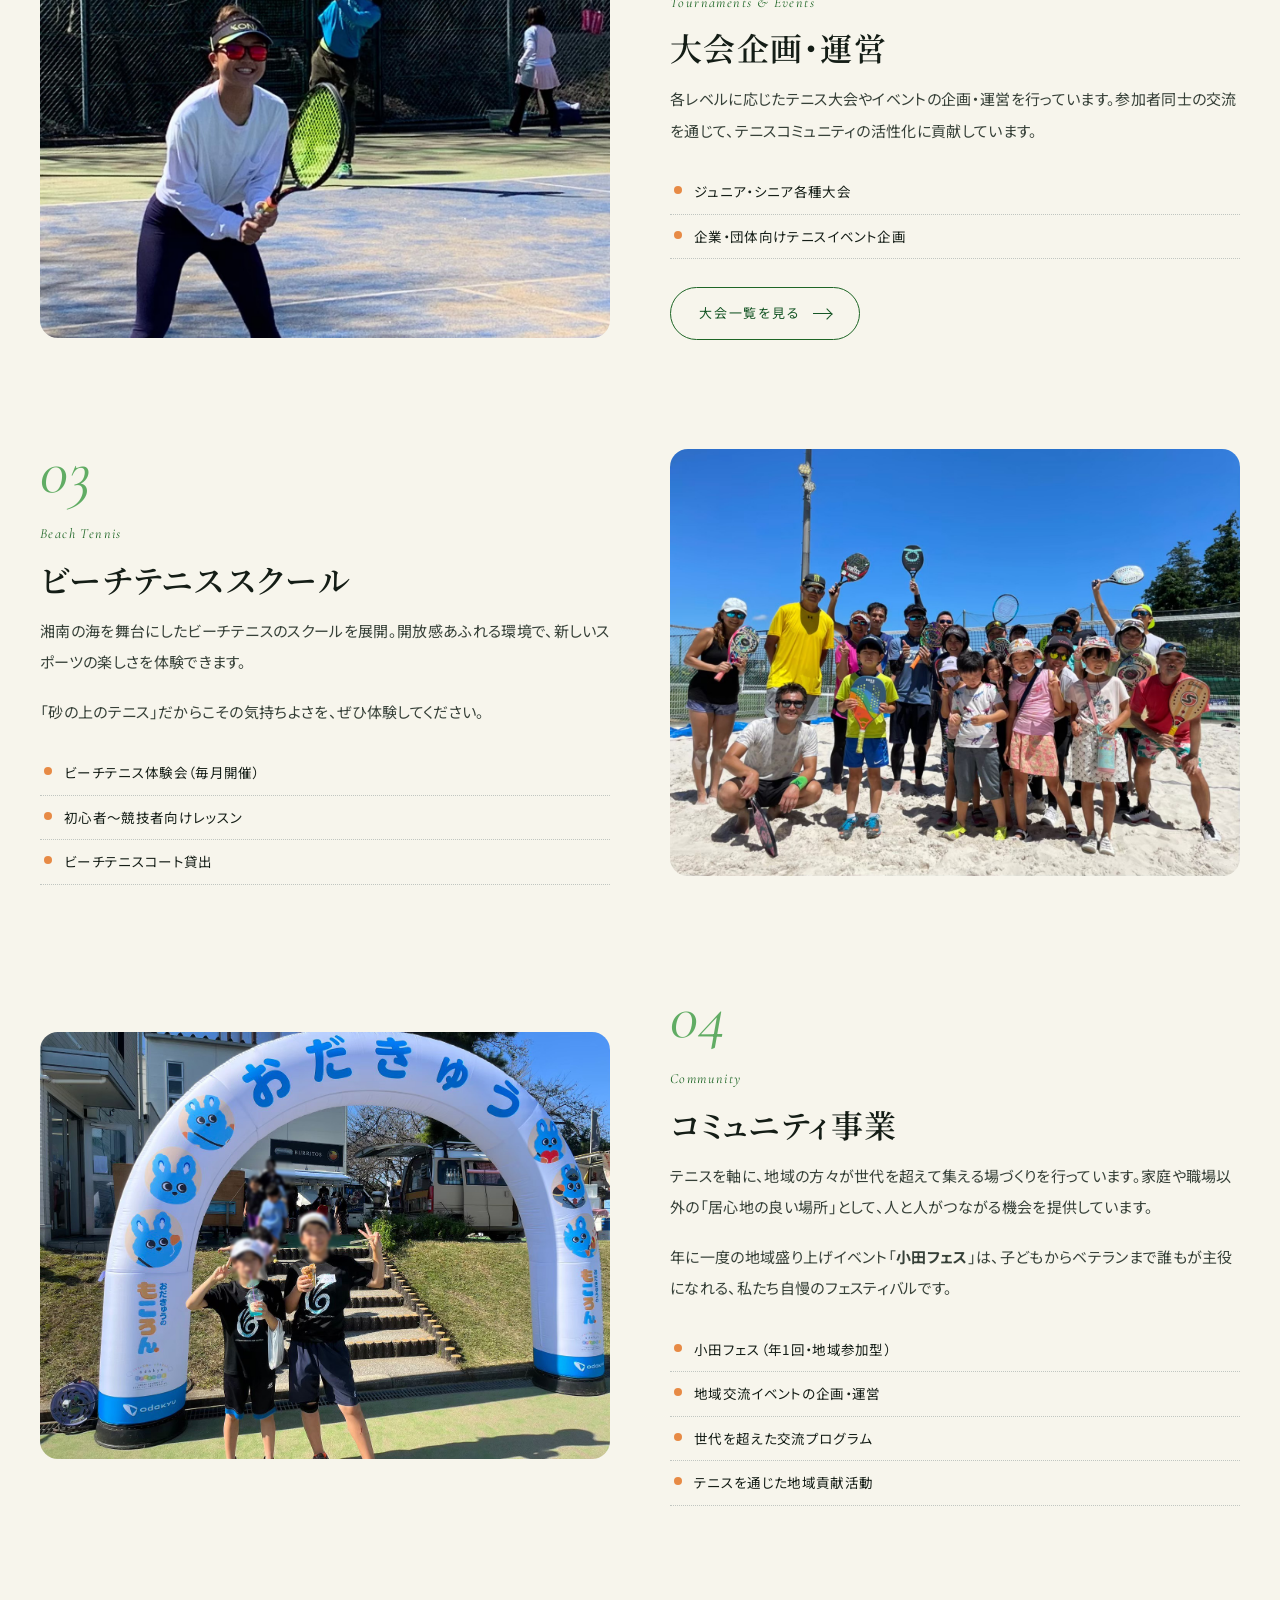
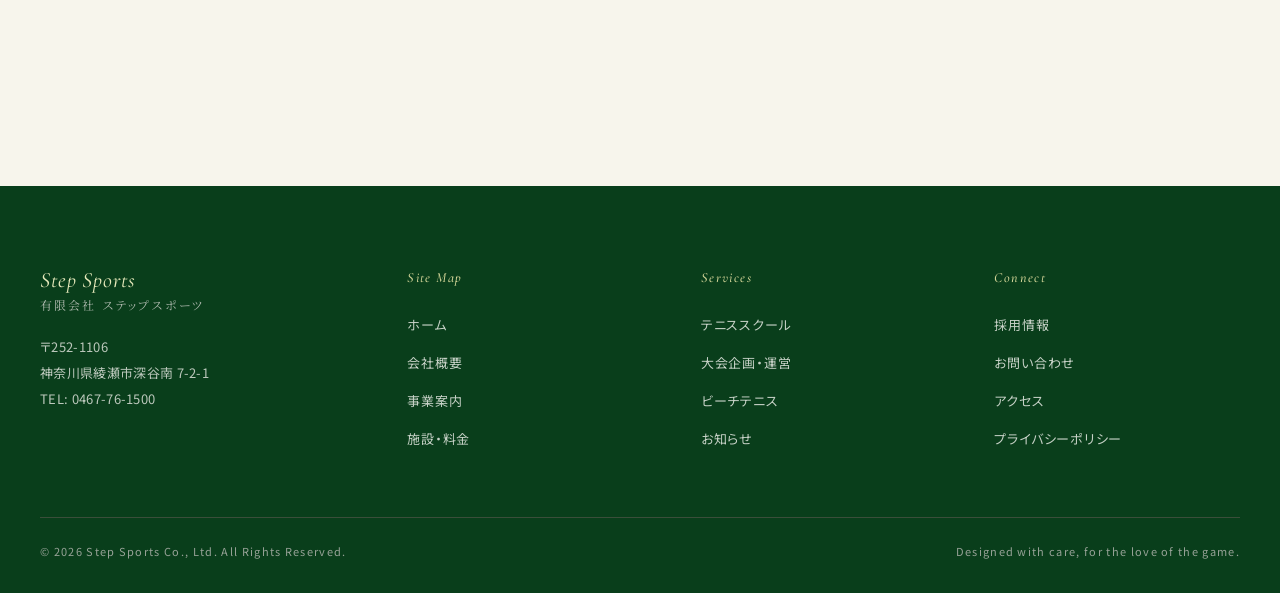
<file: business.html>
<!DOCTYPE html>
<html lang="ja">
<head>
<meta charset="UTF-8" />
<meta name="viewport" content="width=device-width, initial-scale=1.0" />
<title>事業案内｜有限会社ステップスポーツ</title>
<link rel="preconnect" href="https://fonts.googleapis.com" />
<link rel="preconnect" href="https://fonts.gstatic.com" crossorigin />
<link href="https://fonts.googleapis.com/css2?family=Cormorant+Garamond:ital,wght@0,400;0,500;1,400;1,500&family=Noto+Sans+JP:wght@300;400;500;700&family=Noto+Serif+JP:wght@400;500;600;700&display=swap" rel="stylesheet" />
<link rel="stylesheet" href="assets/styles.css" />
<link rel="stylesheet" href="assets/sub.css" />
</head>
<body>
<header class="site-header">
  <div class="nav-wrap">
    <a class="brand" href="index.html">
      <span class="brand-mark"></span>
      <span class="brand-text"><span class="brand-en">Step Sports</span><span class="brand-jp">有限会社 ステップスポーツ</span></span>
    </a>
    <button class="menu-toggle"><span></span><span></span><span></span></button>
    <nav class="nav">
      <a href="index.html"><span class="en">Top</span>ホーム</a>
      <a href="about.html"><span class="en">About</span>会社概要</a>
      <a class="active" href="business.html"><span class="en">Business</span>事業案内</a>
      <a href="facility.html"><span class="en">Facility</span>施設・料金</a>
      <a href="school.html"><span class="en">School</span>スクール</a>
      <a href="news.html"><span class="en">News</span>お知らせ</a>
      <a href="recruit.html"><span class="en">Recruit</span>採用情報</a>
      <a class="nav-cta" href="contact.html">お問い合わせ</a>
    </nav>
  </div>
</header>

<section class="page-hero">
  <div class="page-hero-inner">
    <div class="crumbs"><a href="index.html">HOME</a><span>/</span>BUSINESS</div>
    <h1 class="page-title-en">Business</h1>
    <p class="page-title-jp">事 業 案 内</p>
  </div>
</section>

<section class="section-sub biz-detail">
  <div class="section-narrow" style="margin-bottom:80px; max-width: 800px; text-align:center;">
    <div class="kicker">Four Pillars</div>
    <h2 class="section-title">テニスのある<em>毎日</em>を、4つの柱で。</h2>
    <p class="section-lede" style="margin: 24px auto 0;">
      私たちは「はじめる」「つづける」「つながる」をキーワードに、テニスにまつわる体験を4つの事業で展開しています。
    </p>
  </div>

  <div class="biz-row reveal" id="school">
    <div class="biz-row-img">
      <div class="placeholder-img has-photo">
        <img class="img-fill" src="assets/images/service_school.jpg" alt="テニススクール風景" />
      </div>
    </div>
    <div>
      <div class="biz-row-num">01</div>
      <div class="en-sub">Tennis School</div>
      <h3>テニススクール運営</h3>
      <p>
        初心者からジュニア、上級者まで幅広いレベルに対応したテニスレッスンを提供しています。経験豊富なコーチ陣が、楽しく上達できる環境をお届けします。
      </p>
      <p>
        「上達することの喜び」と「テニス仲間に出会う楽しさ」を大切に、年齢やレベルに合わせた多彩なクラスをご用意しています。
      </p>
      <ul>
        <li>キッズ・ジュニア（4歳〜高校生）</li>
        <li>一般成人クラス（初心者〜上級者）</li>
        <li>シングルス・ダブルスクラス</li>
        <li>個人レッスン／グループレッスン</li>
      </ul>
      <a class="btn btn-ghost" href="https://www.odakyu-ts.com/lesson" target="_blank" rel="noopener" style="margin-top:28px;">スクール詳細を見る<span class="arrow"></span></a>
    </div>
  </div>

  <div class="biz-row reveal" id="tournament">
    <div class="biz-row-img">
      <div class="placeholder-img has-photo">
        <img class="img-fill" src="assets/images/service_tournament.jpg" alt="大会・イベントの様子" />
      </div>
    </div>
    <div>
      <div class="biz-row-num">02</div>
      <div class="en-sub">Tournaments &amp; Events</div>
      <h3>大会企画・運営</h3>
      <p>
        各レベルに応じたテニス大会やイベントの企画・運営を行っています。参加者同士の交流を通じて、テニスコミュニティの活性化に貢献しています。
      </p>
      <ul>
        <li>ジュニア・シニア各種大会</li>
        <li>企業・団体向けテニスイベント企画</li>
      </ul>
      <a class="btn btn-ghost" href="https://www.odakyu-ts.com/tournaments" target="_blank" rel="noopener" style="margin-top:28px;">大会一覧を見る<span class="arrow"></span></a>
    </div>
  </div>

  <div class="biz-row reveal" id="beach">
    <div class="biz-row-img">
      <div class="placeholder-img has-photo">
        <img class="img-fill" src="assets/images/service_beach.jpg" alt="ビーチテニス" />
      </div>
    </div>
    <div>
      <div class="biz-row-num">03</div>
      <div class="en-sub">Beach Tennis</div>
      <h3>ビーチテニススクール</h3>
      <p>
        湘南の海を舞台にしたビーチテニスのスクールを展開。開放感あふれる環境で、新しいスポーツの楽しさを体験できます。
      </p>
      <p>
        「砂の上のテニス」だからこその気持ちよさを、ぜひ体験してください。
      </p>
      <ul>
        <li>ビーチテニス体験会（毎月開催）</li>
        <li>初心者〜競技者向けレッスン</li>
        <li>ビーチテニスコート貸出</li>
      </ul>
    </div>
  </div>

  <div class="biz-row reveal" id="community">
    <div class="biz-row-img">
      <div class="placeholder-img has-photo">
        <img class="img-fill" src="assets/images/service_community.jpg" alt="コミュニティ事業" />
      </div>
    </div>
    <div>
      <div class="biz-row-num">04</div>
      <div class="en-sub">Community</div>
      <h3>コミュニティ事業</h3>
      <p>
        テニスを軸に、地域の方々が世代を超えて集える場づくりを行っています。家庭や職場以外の「居心地の良い場所」として、人と人がつながる機会を提供しています。
      </p>
      <p>
        年に一度の地域盛り上げイベント「<strong>小田フェス</strong>」は、子どもからベテランまで誰もが主役になれる、私たち自慢のフェスティバルです。
      </p>
      <ul>
        <li>小田フェス（年1回・地域参加型）</li>
        <li>地域交流イベントの企画・運営</li>
        <li>世代を超えた交流プログラム</li>
        <li>テニスを通じた地域貢献活動</li>
      </ul>
    </div>
  </div>
</section>

<footer class="site-footer">
  <div class="footer-grid">
    <div class="footer-brand">
      <div class="brand-text" style="line-height:1.3;">
        <span class="brand-en" style="font-size:22px;">Step Sports</span>
        <span class="brand-jp" style="font-size:12px;">有限会社 ステップスポーツ</span>
      </div>
      <p>〒252-1106<br />神奈川県綾瀬市深谷南 7-2-1<br />TEL: 0467-76-1500</p>
    </div>
    <div class="footer-col"><h4>Site Map</h4><ul>
      <li><a href="index.html">ホーム</a></li><li><a href="about.html">会社概要</a></li>
      <li><a href="business.html">事業案内</a></li><li><a href="facility.html">施設・料金</a></li>
    </ul></div>
    <div class="footer-col"><h4>Services</h4><ul>
      <li><a href="school.html">テニススクール</a></li><li><a href="business.html#tournament">大会企画・運営</a></li>
      <li><a href="business.html#beach">ビーチテニス</a></li><li><a href="news.html">お知らせ</a></li>
    </ul></div>
    <div class="footer-col"><h4>Connect</h4><ul>
      <li><a href="recruit.html">採用情報</a></li><li><a href="contact.html">お問い合わせ</a></li>
      <li><a href="#">アクセス</a></li><li><a href="#">プライバシーポリシー</a></li>
    </ul></div>
  </div>
  <div class="footer-bottom">
    <span>© <span data-year></span> Step Sports Co., Ltd. All Rights Reserved.</span>
    <span>Designed with care, for the love of the game.</span>
  </div>
</footer>
<script src="assets/site.js"></script>
</body>
</html>
</file>
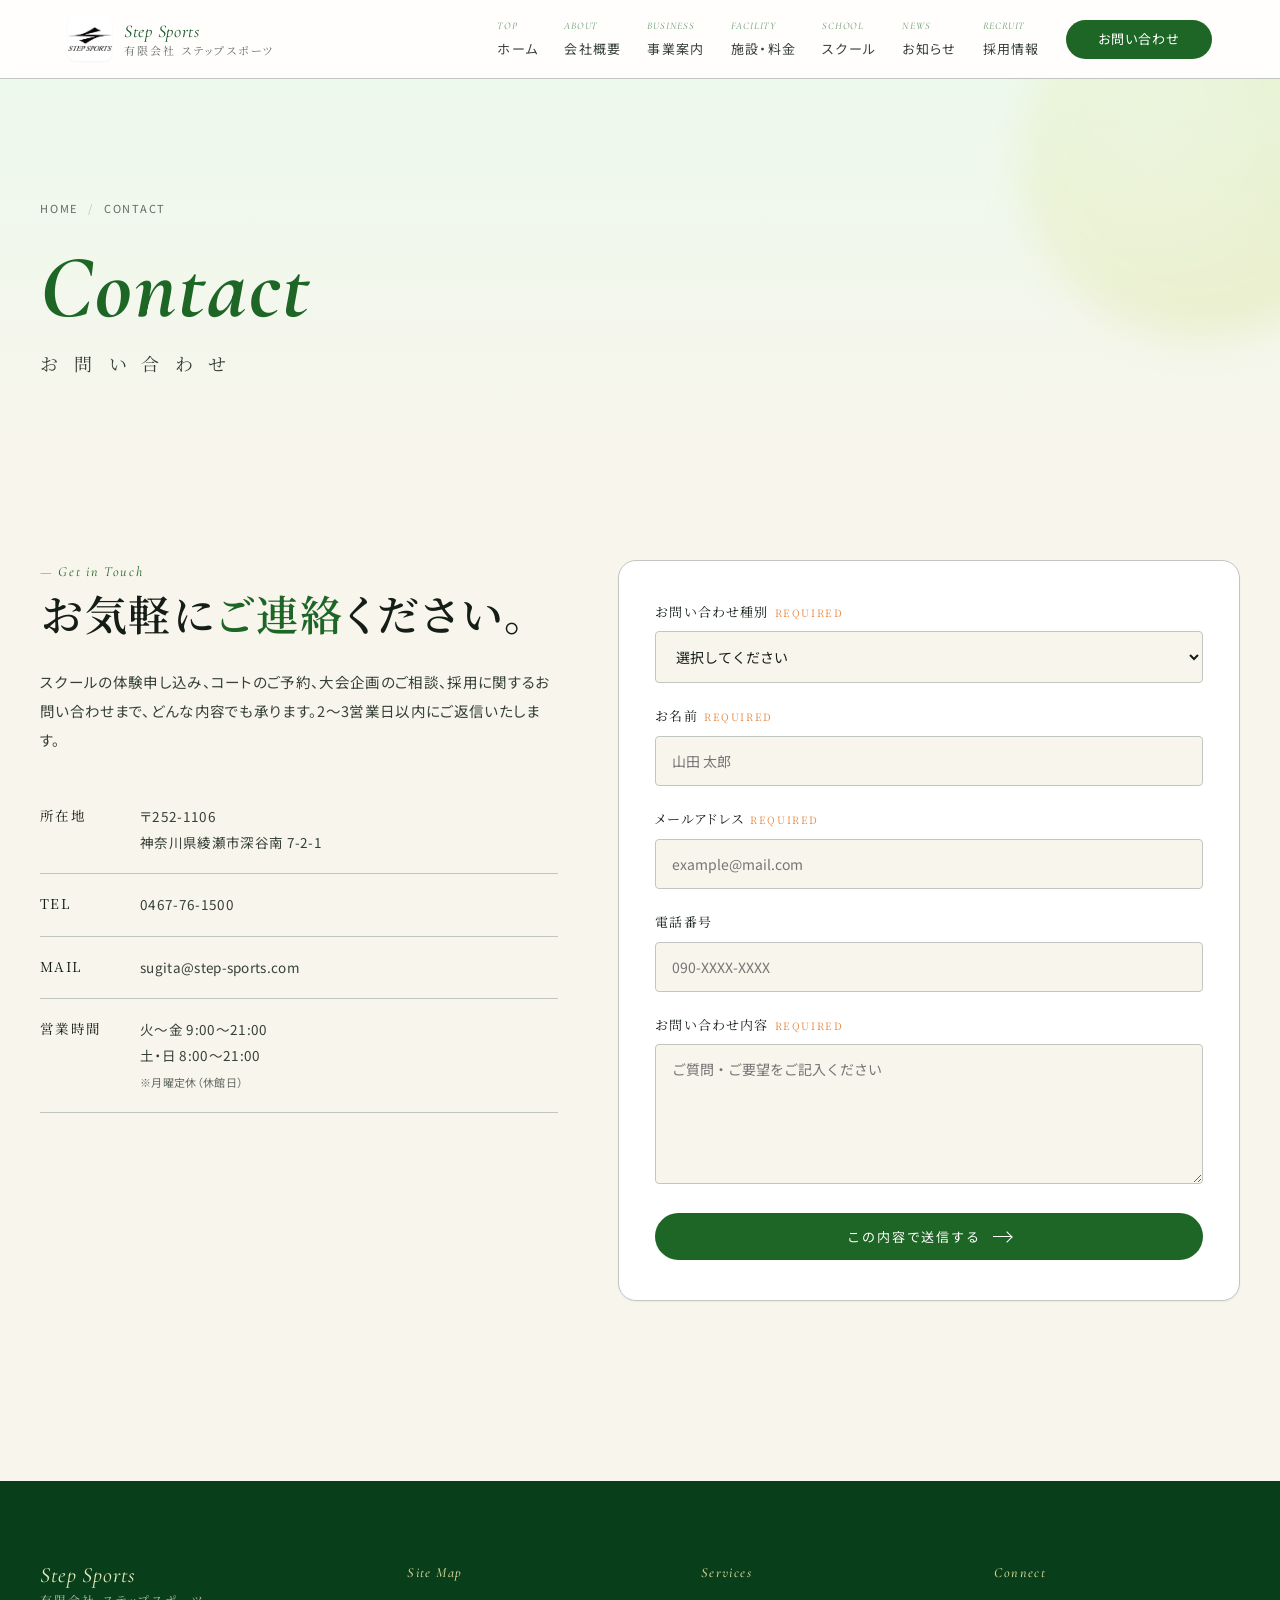
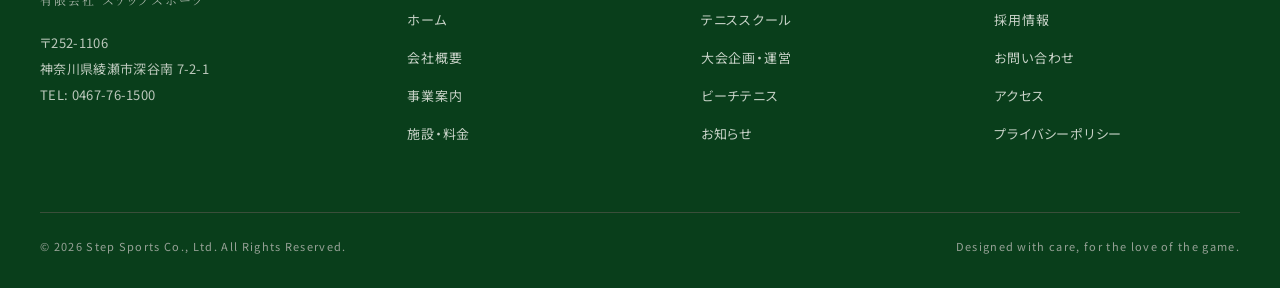
<file: contact.html>
<!DOCTYPE html>
<html lang="ja">
<head>
<meta charset="UTF-8" />
<meta name="viewport" content="width=device-width, initial-scale=1.0" />
<title>お問い合わせ｜有限会社ステップスポーツ</title>
<link rel="preconnect" href="https://fonts.googleapis.com" />
<link rel="preconnect" href="https://fonts.gstatic.com" crossorigin />
<link href="https://fonts.googleapis.com/css2?family=Cormorant+Garamond:ital,wght@0,400;0,500;1,400;1,500&family=Noto+Sans+JP:wght@300;400;500;700&family=Noto+Serif+JP:wght@400;500;600;700&display=swap" rel="stylesheet" />
<link rel="stylesheet" href="assets/styles.css" />
<link rel="stylesheet" href="assets/sub.css" />
</head>
<body>
<header class="site-header">
  <div class="nav-wrap">
    <a class="brand" href="index.html">
      <span class="brand-mark"></span>
      <span class="brand-text"><span class="brand-en">Step Sports</span><span class="brand-jp">有限会社 ステップスポーツ</span></span>
    </a>
    <button class="menu-toggle"><span></span><span></span><span></span></button>
    <nav class="nav">
      <a href="index.html"><span class="en">Top</span>ホーム</a>
      <a href="about.html"><span class="en">About</span>会社概要</a>
      <a href="business.html"><span class="en">Business</span>事業案内</a>
      <a href="facility.html"><span class="en">Facility</span>施設・料金</a>
      <a href="school.html"><span class="en">School</span>スクール</a>
      <a href="news.html"><span class="en">News</span>お知らせ</a>
      <a href="recruit.html"><span class="en">Recruit</span>採用情報</a>
      <a class="nav-cta active" href="contact.html">お問い合わせ</a>
    </nav>
  </div>
</header>

<section class="page-hero">
  <div class="page-hero-inner">
    <div class="crumbs"><a href="index.html">HOME</a><span>/</span>CONTACT</div>
    <h1 class="page-title-en">Contact</h1>
    <p class="page-title-jp">お 問 い 合 わ せ</p>
  </div>
</section>

<section class="section-sub">
  <div class="contact-grid">
    <div class="contact-info reveal">
      <div class="kicker">Get in Touch</div>
      <h2 class="section-title" style="margin-bottom:24px;">お気軽に<em>ご連絡</em>ください。</h2>
      <p style="font-size:14.5px; line-height:2.0; color:var(--ink-700); margin:0 0 32px;">
        スクールの体験申し込み、コートのご予約、大会企画のご相談、採用に関するお問い合わせまで、どんな内容でも承ります。2〜3営業日以内にご返信いたします。
      </p>
      <dl>
        <dt>所在地</dt><dd>〒252-1106<br />神奈川県綾瀬市深谷南 7-2-1</dd>
        <dt>TEL</dt><dd>0467-76-1500</dd>
        <dt>MAIL</dt><dd>sugita@step-sports.com</dd>
        <dt>営業時間</dt><dd>火〜金 9:00〜21:00<br />土・日 8:00〜21:00<br /><span style="font-size:11px; color:var(--ink-500);">※月曜定休（休館日）</span></dd>
      </dl>
    </div>
    <form id="contactForm" class="contact-form reveal" data-delay="1"
          action="https://docs.google.com/forms/d/e/1FAIpQLSeQwQz0A1xXjgr-KlWAeWWg1x4u3fIQFd0SgbtXZ7FtQ8AP2w/formResponse"
          method="POST" target="hidden_iframe">
      <div class="field">
        <label>お問い合わせ種別<span class="req">REQUIRED</span></label>
        <select name="entry.385642660" required>
          <option value="">選択してください</option>
          <option>スクール体験・入会について</option>
          <option>コート予約について</option>
          <option>大会・イベント企画のご相談</option>
          <option>ビーチテニスについて</option>
          <option>採用について</option>
          <option>その他</option>
        </select>
      </div>
      <div class="field">
        <label>お名前<span class="req">REQUIRED</span></label>
        <input type="text" name="entry.1204455348" placeholder="山田 太郎" required />
      </div>
      <div class="field">
        <label>メールアドレス<span class="req">REQUIRED</span></label>
        <input type="email" name="entry.588838377" placeholder="example@mail.com" required />
      </div>
      <div class="field">
        <label>電話番号</label>
        <input type="tel" name="entry.483816725" placeholder="090-XXXX-XXXX" />
      </div>
      <div class="field">
        <label>お問い合わせ内容<span class="req">REQUIRED</span></label>
        <textarea name="entry.634450167" placeholder="ご質問・ご要望をご記入ください" required></textarea>
      </div>
      <button id="contactSubmit" class="btn btn-primary" type="submit" style="width:100%; justify-content:center;">
        この内容で送信する<span class="arrow"></span>
      </button>
      <p id="contactStatus" role="status" aria-live="polite" style="margin-top:16px; font-size:13.5px; line-height:1.7; display:none;"></p>
    </form>
    <iframe name="hidden_iframe" id="hidden_iframe" style="display:none;" aria-hidden="true"></iframe>
  </div>
</section>

<footer class="site-footer">
  <div class="footer-grid">
    <div class="footer-brand">
      <div class="brand-text" style="line-height:1.3;">
        <span class="brand-en" style="font-size:22px;">Step Sports</span>
        <span class="brand-jp" style="font-size:12px;">有限会社 ステップスポーツ</span>
      </div>
      <p>〒252-1106<br />神奈川県綾瀬市深谷南 7-2-1<br />TEL: 0467-76-1500</p>
    </div>
    <div class="footer-col"><h4>Site Map</h4><ul>
      <li><a href="index.html">ホーム</a></li><li><a href="about.html">会社概要</a></li>
      <li><a href="business.html">事業案内</a></li><li><a href="facility.html">施設・料金</a></li>
    </ul></div>
    <div class="footer-col"><h4>Services</h4><ul>
      <li><a href="school.html">テニススクール</a></li><li><a href="business.html#tournament">大会企画・運営</a></li>
      <li><a href="business.html#beach">ビーチテニス</a></li><li><a href="news.html">お知らせ</a></li>
    </ul></div>
    <div class="footer-col"><h4>Connect</h4><ul>
      <li><a href="recruit.html">採用情報</a></li><li><a href="contact.html">お問い合わせ</a></li>
      <li><a href="#">アクセス</a></li><li><a href="#">プライバシーポリシー</a></li>
    </ul></div>
  </div>
  <div class="footer-bottom">
    <span>© <span data-year></span> Step Sports Co., Ltd. All Rights Reserved.</span>
    <span>Designed with care, for the love of the game.</span>
  </div>
</footer>
<script src="assets/site.js"></script>
</body>
</html>
</file>
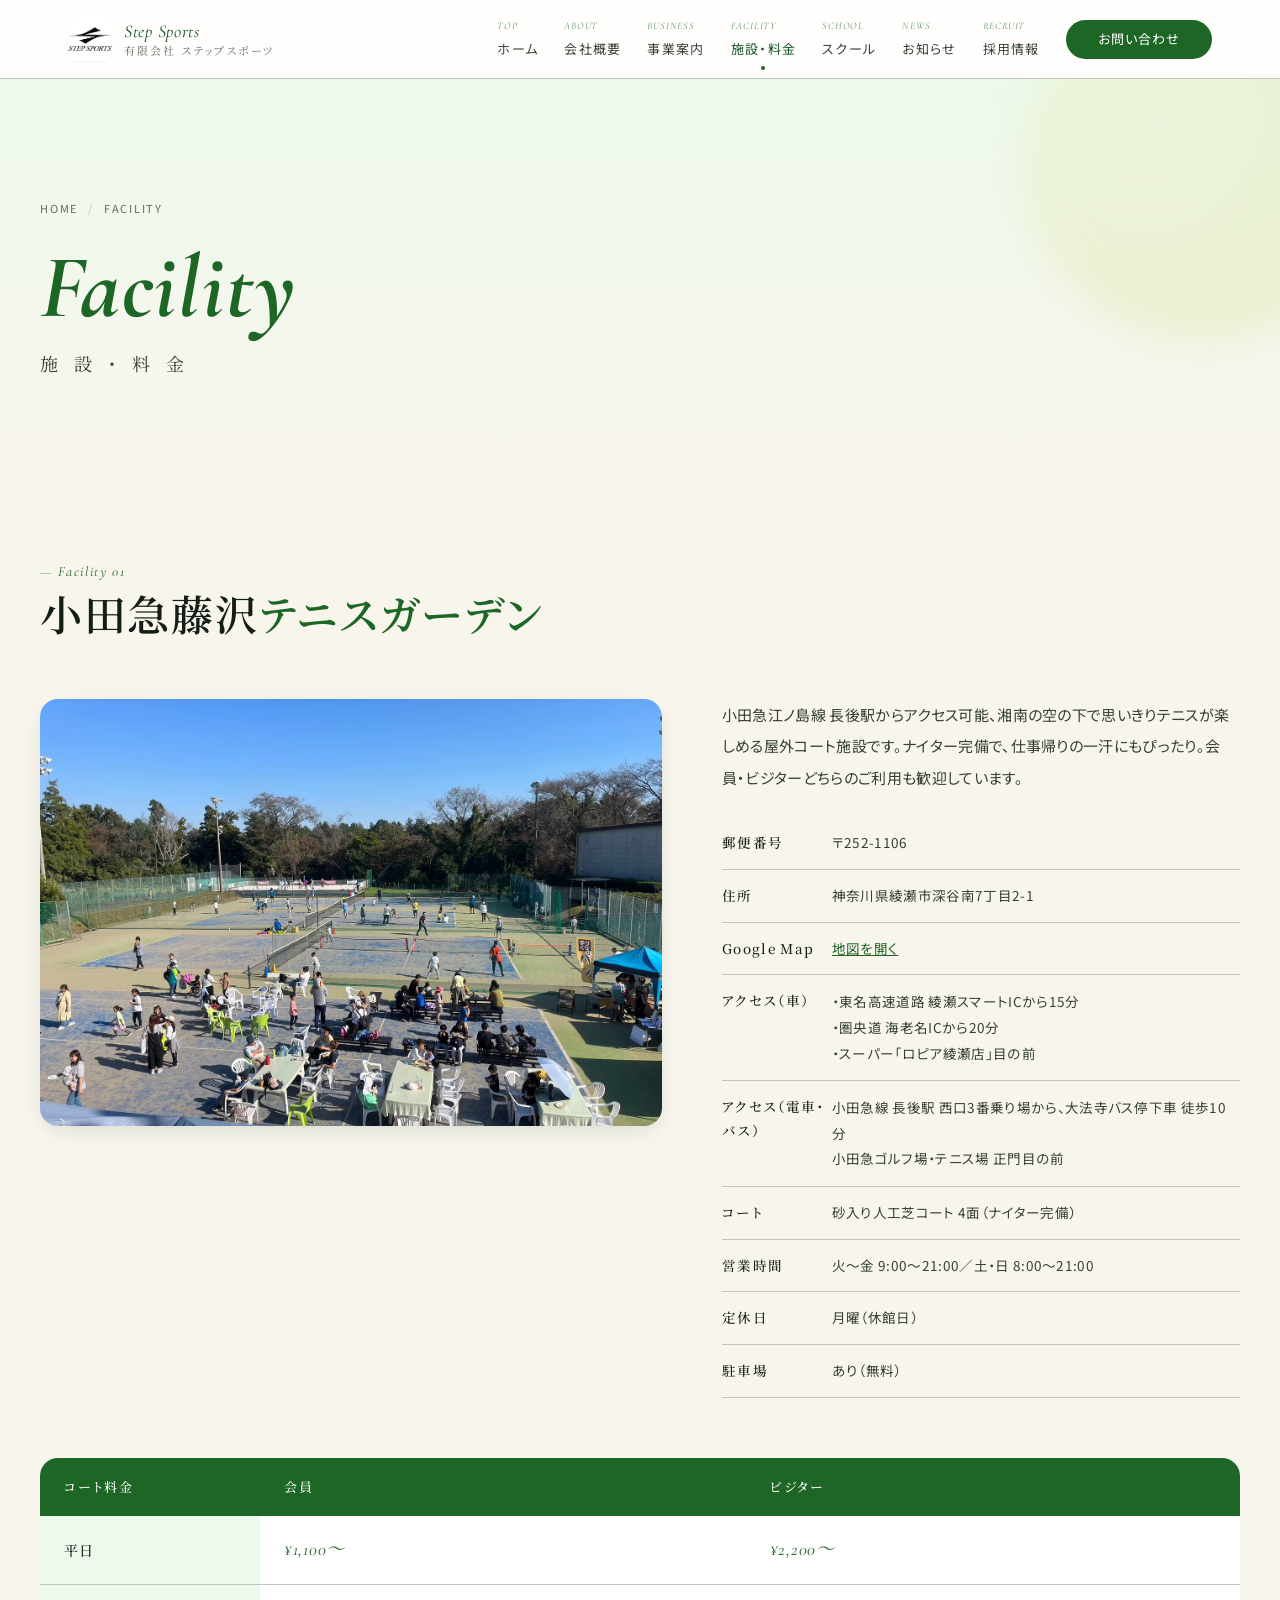
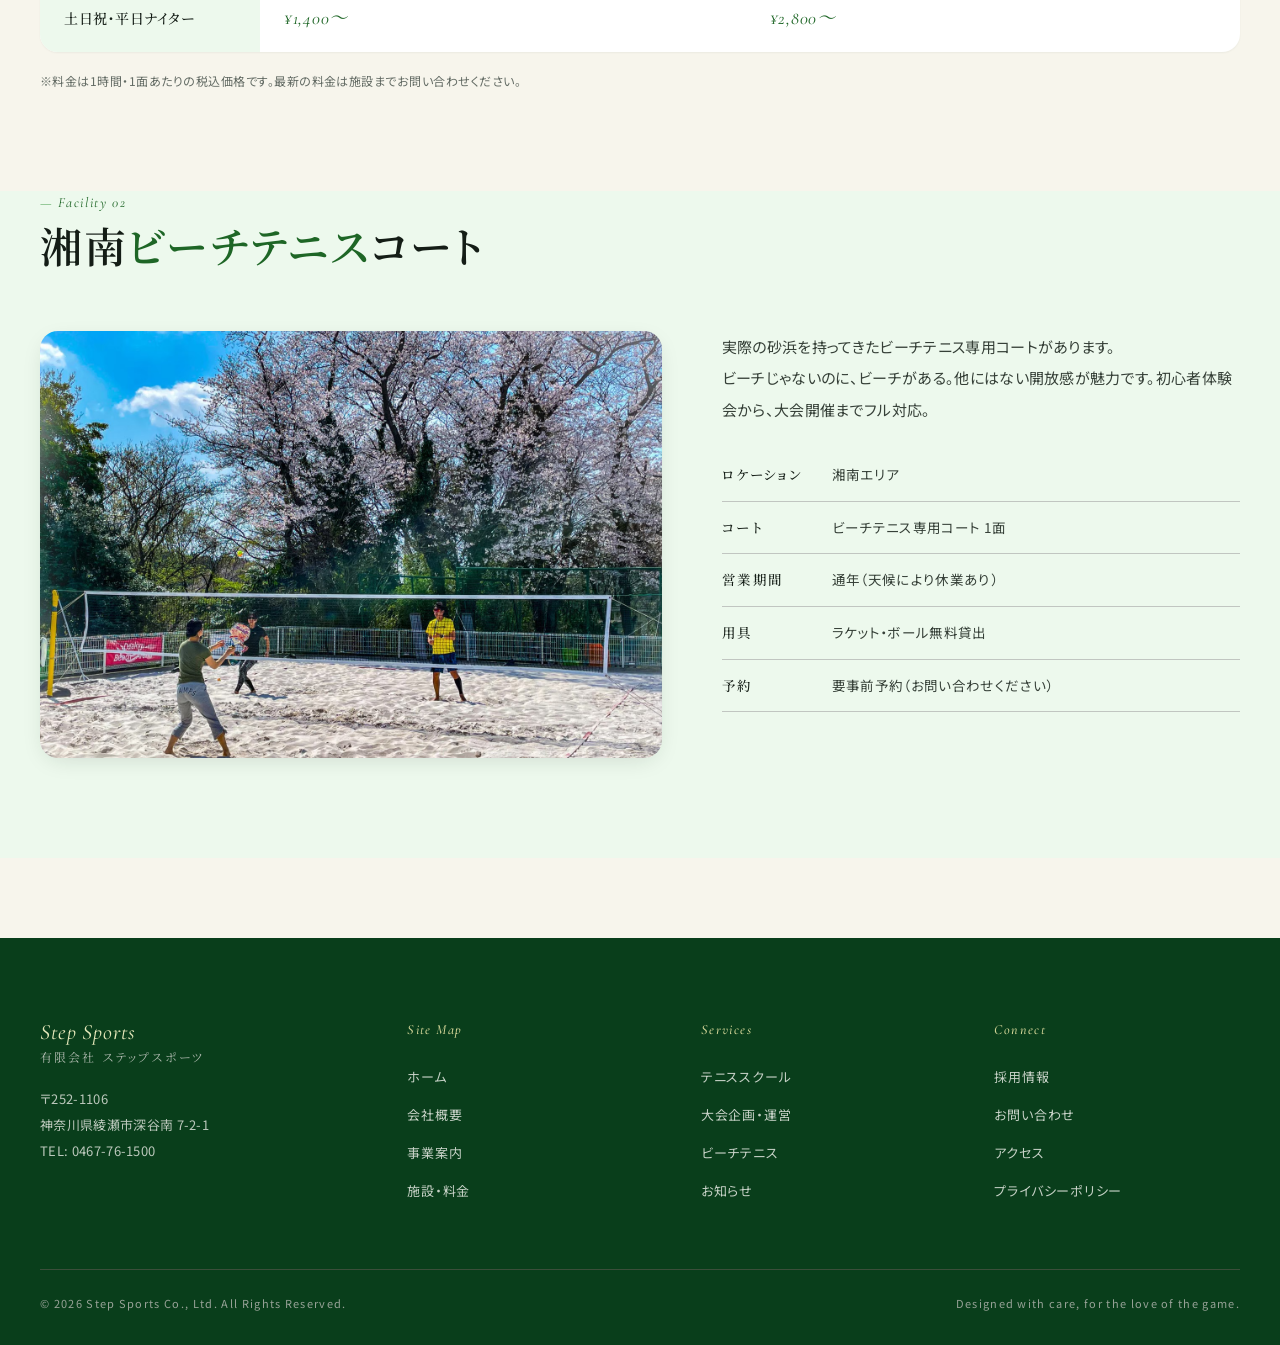
<file: facility.html>
<!DOCTYPE html>
<html lang="ja">
<head>
<meta charset="UTF-8" />
<meta name="viewport" content="width=device-width, initial-scale=1.0" />
<title>施設・料金｜有限会社ステップスポーツ</title>
<link rel="preconnect" href="https://fonts.googleapis.com" />
<link rel="preconnect" href="https://fonts.gstatic.com" crossorigin />
<link href="https://fonts.googleapis.com/css2?family=Cormorant+Garamond:ital,wght@0,400;0,500;1,400;1,500&family=Noto+Sans+JP:wght@300;400;500;700&family=Noto+Serif+JP:wght@400;500;600;700&display=swap" rel="stylesheet" />
<link rel="stylesheet" href="assets/styles.css" />
<link rel="stylesheet" href="assets/sub.css" />
</head>
<body>
<header class="site-header">
  <div class="nav-wrap">
    <a class="brand" href="index.html">
      <span class="brand-mark"></span>
      <span class="brand-text"><span class="brand-en">Step Sports</span><span class="brand-jp">有限会社 ステップスポーツ</span></span>
    </a>
    <button class="menu-toggle"><span></span><span></span><span></span></button>
    <nav class="nav">
      <a href="index.html"><span class="en">Top</span>ホーム</a>
      <a href="about.html"><span class="en">About</span>会社概要</a>
      <a href="business.html"><span class="en">Business</span>事業案内</a>
      <a class="active" href="facility.html"><span class="en">Facility</span>施設・料金</a>
      <a href="school.html"><span class="en">School</span>スクール</a>
      <a href="news.html"><span class="en">News</span>お知らせ</a>
      <a href="recruit.html"><span class="en">Recruit</span>採用情報</a>
      <a class="nav-cta" href="contact.html">お問い合わせ</a>
    </nav>
  </div>
</header>

<section class="page-hero">
  <div class="page-hero-inner">
    <div class="crumbs"><a href="index.html">HOME</a><span>/</span>FACILITY</div>
    <h1 class="page-title-en">Facility</h1>
    <p class="page-title-jp">施 設 ・ 料 金</p>
  </div>
</section>

<section class="section-sub facility-overview">
  <div class="section-narrow" style="margin-bottom: 56px;">
    <div class="kicker">Facility 01</div>
    <h2 class="section-title">小田急藤沢<em>テニスガーデン</em></h2>
  </div>
  <div class="fac-info reveal">
    <div class="img"><div class="placeholder-img has-photo"><img class="img-fill" src="assets/images/field_tennis.jpg" alt="小田急藤沢テニスガーデン" /></div></div>
    <div>
      <p style="font-size:15px; line-height:2.1; color:var(--ink-700); margin:0;">
        小田急江ノ島線 長後駅からアクセス可能、湘南の空の下で思いきりテニスが楽しめる屋外コート施設です。ナイター完備で、仕事帰りの一汗にもぴったり。会員・ビジターどちらのご利用も歓迎しています。
      </p>
      <dl>
        <dt>郵便番号</dt><dd>〒252-1106</dd>
        <dt>住所</dt><dd>神奈川県綾瀬市深谷南7丁目2-1</dd>
        <dt>Google Map</dt><dd><a href="https://www.google.com/maps/place/%E5%B0%8F%E7%94%B0%E6%80%A5%E8%97%A4%E6%B2%A2%E3%83%86%E3%83%8B%E3%82%B9%E3%82%AC%E3%83%BC%E3%83%87%E3%83%B3/@35.4284502,139.4424966,15z/data=!4m5!3m4!1s0x0:0xa83639fa41d2b2f7!8m2!3d35.4284502!4d139.4424966" target="_blank" rel="noopener" style="color:var(--green-700); text-decoration:underline;">地図を開く</a></dd>
        <dt>アクセス（車）</dt><dd style="line-height:1.9;">
          ・東名高速道路 綾瀬スマートICから15分<br />
          ・圏央道 海老名ICから20分<br />
          ・スーパー「ロピア綾瀬店」目の前
        </dd>
        <dt>アクセス（電車・バス）</dt><dd style="line-height:1.9;">
          小田急線 長後駅 西口3番乗り場から、大法寺バス停下車 徒歩10分<br />
          小田急ゴルフ場・テニス場 正門目の前
        </dd>
        <dt>コート</dt><dd>砂入り人工芝コート 4面（ナイター完備）</dd>
        <dt>営業時間</dt><dd>火〜金 9:00〜21:00／土・日 8:00〜21:00</dd>
        <dt>定休日</dt><dd>月曜（休館日）</dd>
        <dt>駐車場</dt><dd>あり（無料）</dd>
      </dl>
    </div>
  </div>

  <div class="price-table reveal" data-delay="1">
    <table>
      <thead>
        <tr>
          <th>コート料金</th>
          <th>会員</th>
          <th>ビジター</th>
        </tr>
      </thead>
      <tbody>
        <tr><th>平日</th><td class="price">¥1,100〜</td><td class="price">¥2,200〜</td></tr>
        <tr><th>土日祝・平日ナイター</th><td class="price">¥1,400〜</td><td class="price">¥2,800〜</td></tr>
      </tbody>
    </table>
  </div>
  <p style="max-width:var(--maxw); margin: 18px auto 0; font-size:12px; color:var(--ink-500); letter-spacing:0.04em;">
    ※料金は1時間・1面あたりの税込価格です。最新の料金は施設までお問い合わせください。
  </p>
</section>

<section class="section-sub" id="beach" style="background:var(--green-50);">
  <div class="section-narrow" style="margin-bottom: 56px;">
    <div class="kicker">Facility 02</div>
    <h2 class="section-title">湘南<em>ビーチテニス</em>コート</h2>
  </div>
  <div class="fac-info reveal">
    <div class="img"><div class="placeholder-img has-photo"><img class="img-fill" src="assets/images/field_beach.jpg" alt="湘南ビーチテニスコート" /></div></div>
    <div>
      <p style="font-size:15px; line-height:2.1; color:var(--ink-700); margin:0;">
        実際の砂浜を持ってきたビーチテニス専用コートがあります。<br />ビーチじゃないのに、ビーチがある。他にはない開放感が魅力です。初心者体験会から、大会開催までフル対応。
      </p>
      <dl>
        <dt>ロケーション</dt><dd>湘南エリア</dd>
        <dt>コート</dt><dd>ビーチテニス専用コート 1面</dd>
        <dt>営業期間</dt><dd>通年（天候により休業あり）</dd>
        <dt>用具</dt><dd>ラケット・ボール無料貸出</dd>
        <dt>予約</dt><dd>要事前予約（お問い合わせください）</dd>
      </dl>
    </div>
  </div>
</section>

<footer class="site-footer">
  <div class="footer-grid">
    <div class="footer-brand">
      <div class="brand-text" style="line-height:1.3;">
        <span class="brand-en" style="font-size:22px;">Step Sports</span>
        <span class="brand-jp" style="font-size:12px;">有限会社 ステップスポーツ</span>
      </div>
      <p>〒252-1106<br />神奈川県綾瀬市深谷南 7-2-1<br />TEL: 0467-76-1500</p>
    </div>
    <div class="footer-col"><h4>Site Map</h4><ul>
      <li><a href="index.html">ホーム</a></li><li><a href="about.html">会社概要</a></li>
      <li><a href="business.html">事業案内</a></li><li><a href="facility.html">施設・料金</a></li>
    </ul></div>
    <div class="footer-col"><h4>Services</h4><ul>
      <li><a href="school.html">テニススクール</a></li><li><a href="business.html#tournament">大会企画・運営</a></li>
      <li><a href="business.html#beach">ビーチテニス</a></li><li><a href="news.html">お知らせ</a></li>
    </ul></div>
    <div class="footer-col"><h4>Connect</h4><ul>
      <li><a href="recruit.html">採用情報</a></li><li><a href="contact.html">お問い合わせ</a></li>
      <li><a href="#">アクセス</a></li><li><a href="#">プライバシーポリシー</a></li>
    </ul></div>
  </div>
  <div class="footer-bottom">
    <span>© <span data-year></span> Step Sports Co., Ltd. All Rights Reserved.</span>
    <span>Designed with care, for the love of the game.</span>
  </div>
</footer>
<script src="assets/site.js"></script>
</body>
</html>
</file>
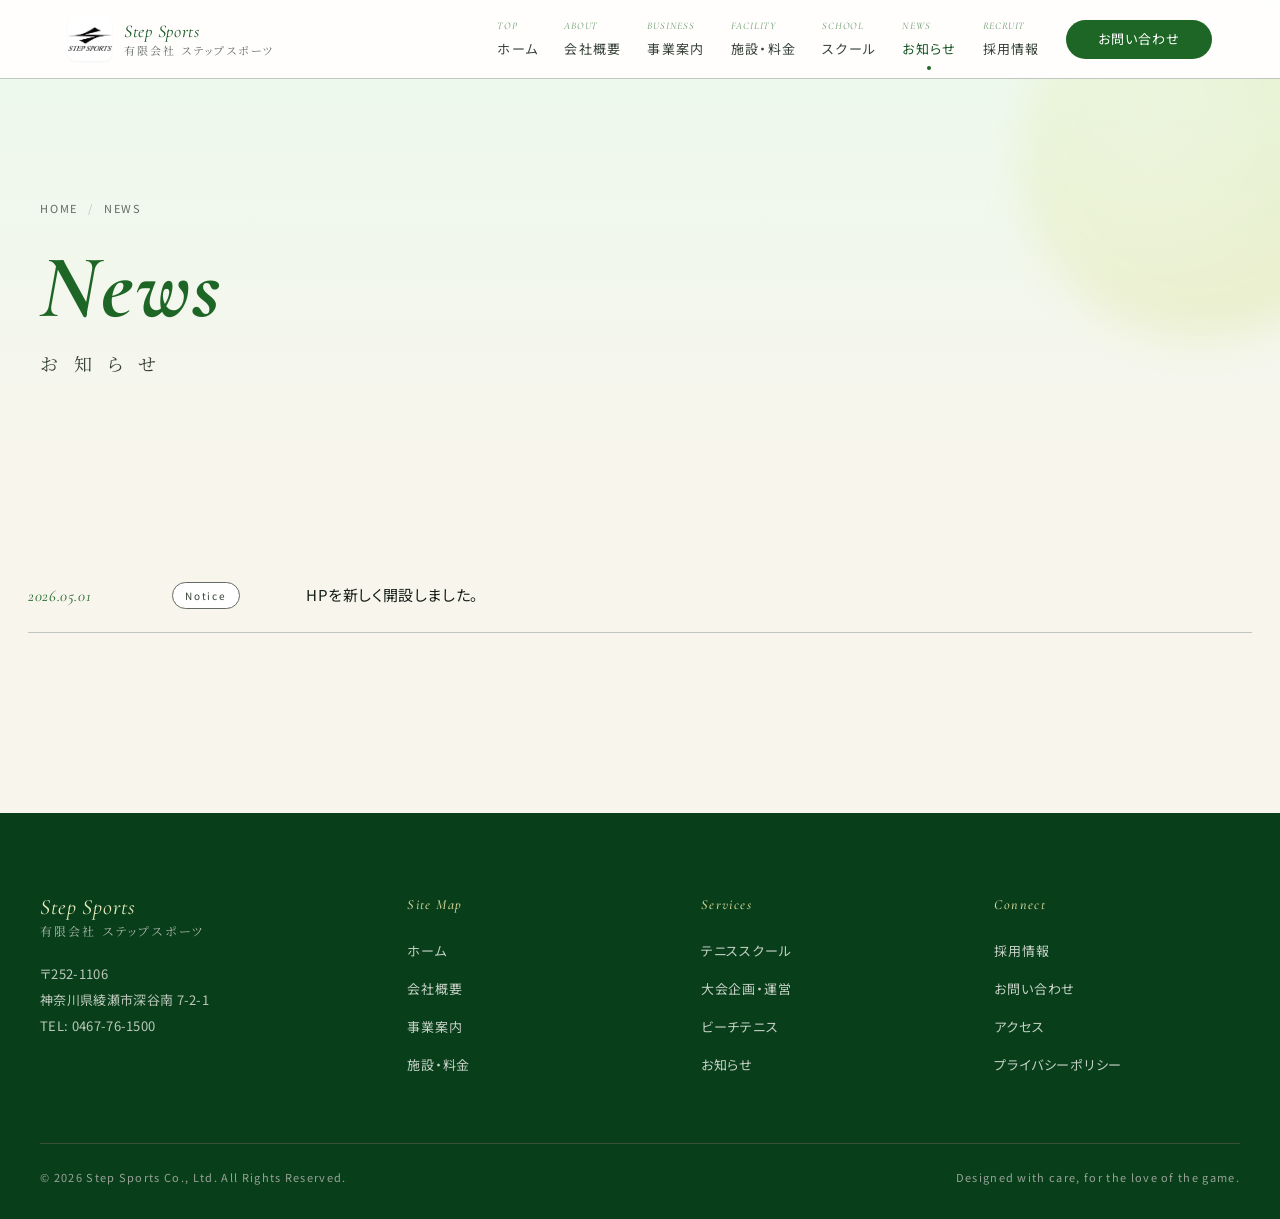
<file: news.html>
<!DOCTYPE html>
<html lang="ja">
<head>
<meta charset="UTF-8" />
<meta name="viewport" content="width=device-width, initial-scale=1.0" />
<title>ニュース・お知らせ｜有限会社ステップスポーツ</title>
<link rel="preconnect" href="https://fonts.googleapis.com" />
<link rel="preconnect" href="https://fonts.gstatic.com" crossorigin />
<link href="https://fonts.googleapis.com/css2?family=Cormorant+Garamond:ital,wght@0,400;0,500;1,400;1,500&family=Noto+Sans+JP:wght@300;400;500;700&family=Noto+Serif+JP:wght@400;500;600;700&display=swap" rel="stylesheet" />
<link rel="stylesheet" href="assets/styles.css" />
<link rel="stylesheet" href="assets/sub.css" />
</head>
<body>
<header class="site-header">
  <div class="nav-wrap">
    <a class="brand" href="index.html">
      <span class="brand-mark"></span>
      <span class="brand-text"><span class="brand-en">Step Sports</span><span class="brand-jp">有限会社 ステップスポーツ</span></span>
    </a>
    <button class="menu-toggle"><span></span><span></span><span></span></button>
    <nav class="nav">
      <a href="index.html"><span class="en">Top</span>ホーム</a>
      <a href="about.html"><span class="en">About</span>会社概要</a>
      <a href="business.html"><span class="en">Business</span>事業案内</a>
      <a href="facility.html"><span class="en">Facility</span>施設・料金</a>
      <a href="school.html"><span class="en">School</span>スクール</a>
      <a class="active" href="news.html"><span class="en">News</span>お知らせ</a>
      <a href="recruit.html"><span class="en">Recruit</span>採用情報</a>
      <a class="nav-cta" href="contact.html">お問い合わせ</a>
    </nav>
  </div>
</header>

<section class="page-hero">
  <div class="page-hero-inner">
    <div class="crumbs"><a href="index.html">HOME</a><span>/</span>NEWS</div>
    <h1 class="page-title-en">News</h1>
    <p class="page-title-jp">お 知 ら せ</p>
  </div>
</section>

<section class="section-sub">
  <div class="news-list reveal">
    <div class="news-item" data-cat="notice">
      <span class="news-date">2026.05.01</span>
      <span class="news-tag notice">Notice</span>
      <span class="news-title">HPを新しく開設しました。</span>
    </div>
  </div>
</section>

<footer class="site-footer">
  <div class="footer-grid">
    <div class="footer-brand">
      <div class="brand-text" style="line-height:1.3;">
        <span class="brand-en" style="font-size:22px;">Step Sports</span>
        <span class="brand-jp" style="font-size:12px;">有限会社 ステップスポーツ</span>
      </div>
      <p>〒252-1106<br />神奈川県綾瀬市深谷南 7-2-1<br />TEL: 0467-76-1500</p>
    </div>
    <div class="footer-col"><h4>Site Map</h4><ul>
      <li><a href="index.html">ホーム</a></li><li><a href="about.html">会社概要</a></li>
      <li><a href="business.html">事業案内</a></li><li><a href="facility.html">施設・料金</a></li>
    </ul></div>
    <div class="footer-col"><h4>Services</h4><ul>
      <li><a href="school.html">テニススクール</a></li><li><a href="business.html#tournament">大会企画・運営</a></li>
      <li><a href="business.html#beach">ビーチテニス</a></li><li><a href="news.html">お知らせ</a></li>
    </ul></div>
    <div class="footer-col"><h4>Connect</h4><ul>
      <li><a href="recruit.html">採用情報</a></li><li><a href="contact.html">お問い合わせ</a></li>
      <li><a href="#">アクセス</a></li><li><a href="#">プライバシーポリシー</a></li>
    </ul></div>
  </div>
  <div class="footer-bottom">
    <span>© <span data-year></span> Step Sports Co., Ltd. All Rights Reserved.</span>
    <span>Designed with care, for the love of the game.</span>
  </div>
</footer>
<script src="assets/site.js"></script>
</body>
</html>
</file>
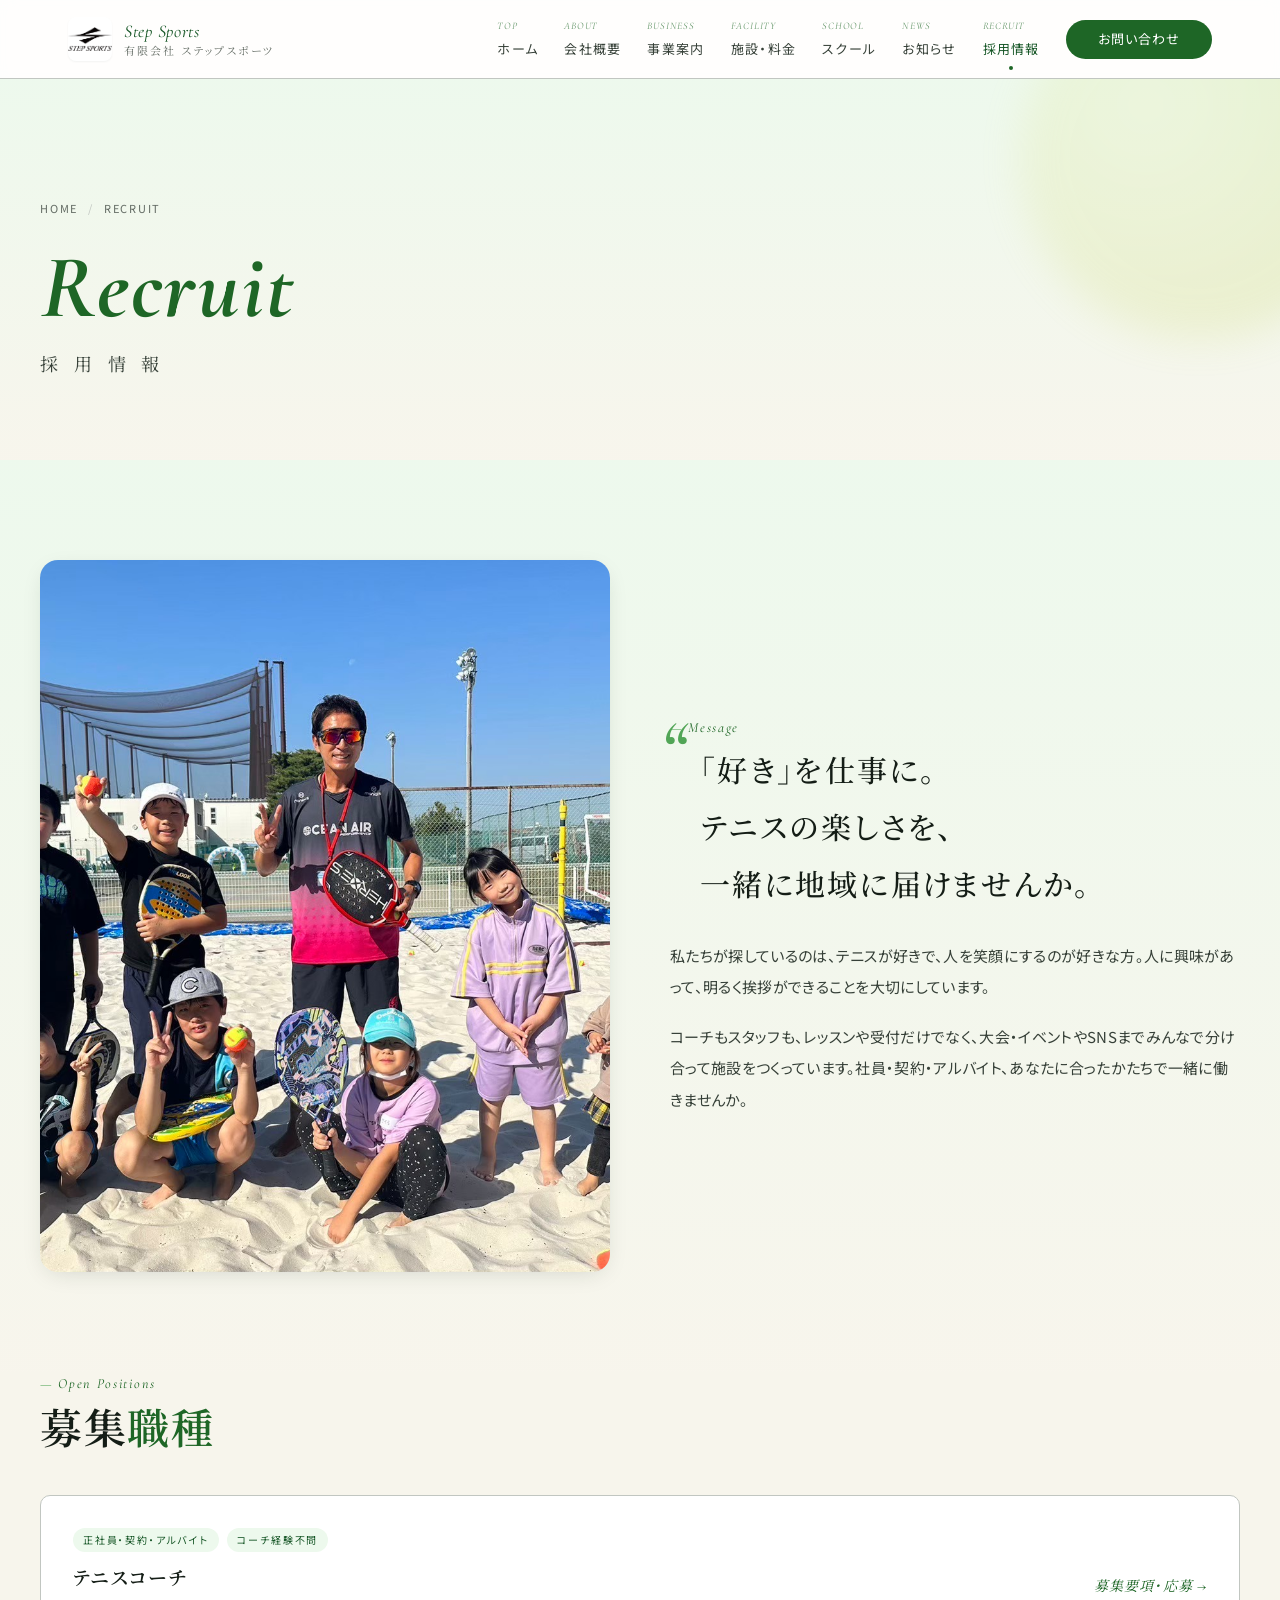
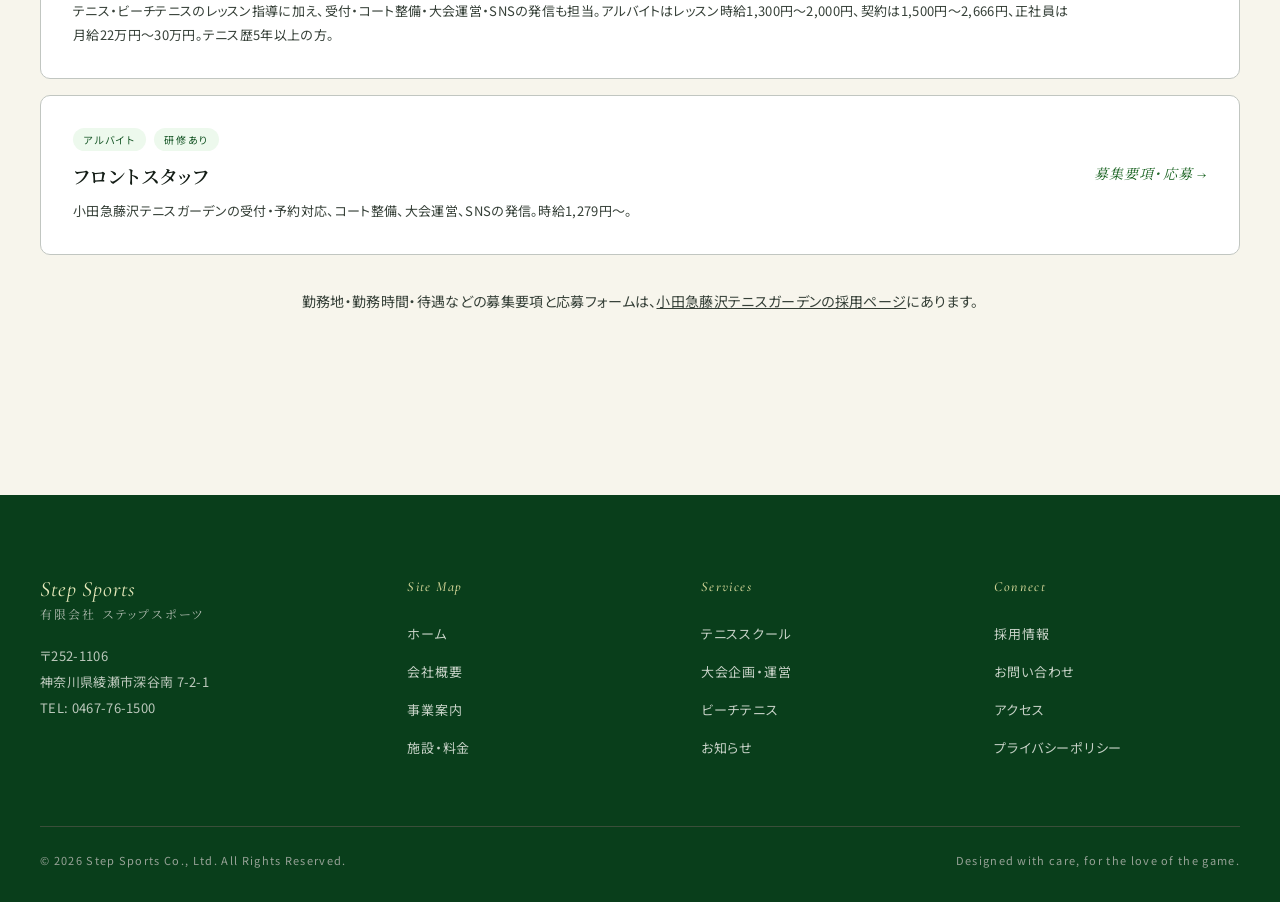
<file: recruit.html>
<!DOCTYPE html>
<html lang="ja">
<head>
<meta charset="UTF-8" />
<meta name="viewport" content="width=device-width, initial-scale=1.0" />
<title>採用情報｜有限会社ステップスポーツ</title>
<link rel="preconnect" href="https://fonts.googleapis.com" />
<link rel="preconnect" href="https://fonts.gstatic.com" crossorigin />
<link href="https://fonts.googleapis.com/css2?family=Cormorant+Garamond:ital,wght@0,400;0,500;1,400;1,500&family=Noto+Sans+JP:wght@300;400;500;700&family=Noto+Serif+JP:wght@400;500;600;700&display=swap" rel="stylesheet" />
<link rel="stylesheet" href="assets/styles.css" />
<link rel="stylesheet" href="assets/sub.css" />
</head>
<body>
<header class="site-header">
  <div class="nav-wrap">
    <a class="brand" href="index.html">
      <span class="brand-mark"></span>
      <span class="brand-text"><span class="brand-en">Step Sports</span><span class="brand-jp">有限会社 ステップスポーツ</span></span>
    </a>
    <button class="menu-toggle"><span></span><span></span><span></span></button>
    <nav class="nav">
      <a href="index.html"><span class="en">Top</span>ホーム</a>
      <a href="about.html"><span class="en">About</span>会社概要</a>
      <a href="business.html"><span class="en">Business</span>事業案内</a>
      <a href="facility.html"><span class="en">Facility</span>施設・料金</a>
      <a href="school.html"><span class="en">School</span>スクール</a>
      <a href="news.html"><span class="en">News</span>お知らせ</a>
      <a class="active" href="recruit.html"><span class="en">Recruit</span>採用情報</a>
      <a class="nav-cta" href="contact.html">お問い合わせ</a>
    </nav>
  </div>
</header>

<section class="page-hero">
  <div class="page-hero-inner">
    <div class="crumbs"><a href="index.html">HOME</a><span>/</span>RECRUIT</div>
    <h1 class="page-title-en">Recruit</h1>
    <p class="page-title-jp">採 用 情 報</p>
  </div>
</section>

<section class="section-sub recruit-msg">
  <div class="recruit-msg-grid">
    <div class="recruit-msg-img reveal">
      <div class="placeholder-img has-photo"><img class="img-fill" src="assets/images/recruit.jpg" alt="ステップスポーツのスタッフ" /></div>
    </div>
    <div class="reveal" data-delay="1">
      <div class="kicker">Message</div>
      <blockquote>
        「好き」を仕事に。<br />
        テニスの楽しさを、<br />
        一緒に地域に届けませんか。
      </blockquote>
      <p style="font-size:15px; line-height:2.1; color:var(--ink-700); margin:0 0 18px;">
        私たちが探しているのは、テニスが好きで、人を笑顔にするのが好きな方。人に興味があって、明るく挨拶ができることを大切にしています。
      </p>
      <p style="font-size:15px; line-height:2.1; color:var(--ink-700); margin:0;">
        コーチもスタッフも、レッスンや受付だけでなく、大会・イベントやSNSまでみんなで分け合って施設をつくっています。社員・契約・アルバイト、あなたに合ったかたちで一緒に働きませんか。
      </p>
    </div>
  </div>
</section>

<section class="section-sub">
  <div class="section-narrow" style="margin-bottom: 40px;">
    <div class="kicker">Open Positions</div>
    <h2 class="section-title">募集<em>職種</em></h2>
  </div>
  <div class="jobs reveal">
    <div class="job-card">
      <div>
        <div class="meta"><span>正社員・契約・アルバイト</span><span>コーチ経験不問</span></div>
        <h4>テニスコーチ</h4>
        <p>テニス・ビーチテニスのレッスン指導に加え、受付・コート整備・大会運営・SNSの発信も担当。アルバイトはレッスン時給1,300円〜2,000円、契約は1,500円〜2,666円、正社員は月給22万円〜30万円。テニス歴5年以上の方。</p>
      </div>
      <a class="apply" href="https://www.odakyu-ts.com/recruit#coach">募集要項・応募 →</a>
    </div>
    <div class="job-card">
      <div>
        <div class="meta"><span>アルバイト</span><span>研修あり</span></div>
        <h4>フロントスタッフ</h4>
        <p>小田急藤沢テニスガーデンの受付・予約対応、コート整備、大会運営、SNSの発信。時給1,279円〜。</p>
      </div>
      <a class="apply" href="https://www.odakyu-ts.com/recruit#front">募集要項・応募 →</a>
    </div>
  </div>
  <p class="reveal" style="font-size:14px; line-height:2; color:var(--ink-700); margin:32px 0 0; text-align:center;">
    勤務地・勤務時間・待遇などの募集要項と応募フォームは、<a href="https://www.odakyu-ts.com/recruit" style="text-decoration:underline;">小田急藤沢テニスガーデンの採用ページ</a>にあります。
  </p>
</section>

<footer class="site-footer">
  <div class="footer-grid">
    <div class="footer-brand">
      <div class="brand-text" style="line-height:1.3;">
        <span class="brand-en" style="font-size:22px;">Step Sports</span>
        <span class="brand-jp" style="font-size:12px;">有限会社 ステップスポーツ</span>
      </div>
      <p>〒252-1106<br />神奈川県綾瀬市深谷南 7-2-1<br />TEL: 0467-76-1500</p>
    </div>
    <div class="footer-col"><h4>Site Map</h4><ul>
      <li><a href="index.html">ホーム</a></li><li><a href="about.html">会社概要</a></li>
      <li><a href="business.html">事業案内</a></li><li><a href="facility.html">施設・料金</a></li>
    </ul></div>
    <div class="footer-col"><h4>Services</h4><ul>
      <li><a href="school.html">テニススクール</a></li><li><a href="business.html#tournament">大会企画・運営</a></li>
      <li><a href="business.html#beach">ビーチテニス</a></li><li><a href="news.html">お知らせ</a></li>
    </ul></div>
    <div class="footer-col"><h4>Connect</h4><ul>
      <li><a href="recruit.html">採用情報</a></li><li><a href="contact.html">お問い合わせ</a></li>
      <li><a href="#">アクセス</a></li><li><a href="#">プライバシーポリシー</a></li>
    </ul></div>
  </div>
  <div class="footer-bottom">
    <span>© <span data-year></span> Step Sports Co., Ltd. All Rights Reserved.</span>
    <span>Designed with care, for the love of the game.</span>
  </div>
</footer>
<script src="assets/site.js"></script>
</body>
</html>
</file>
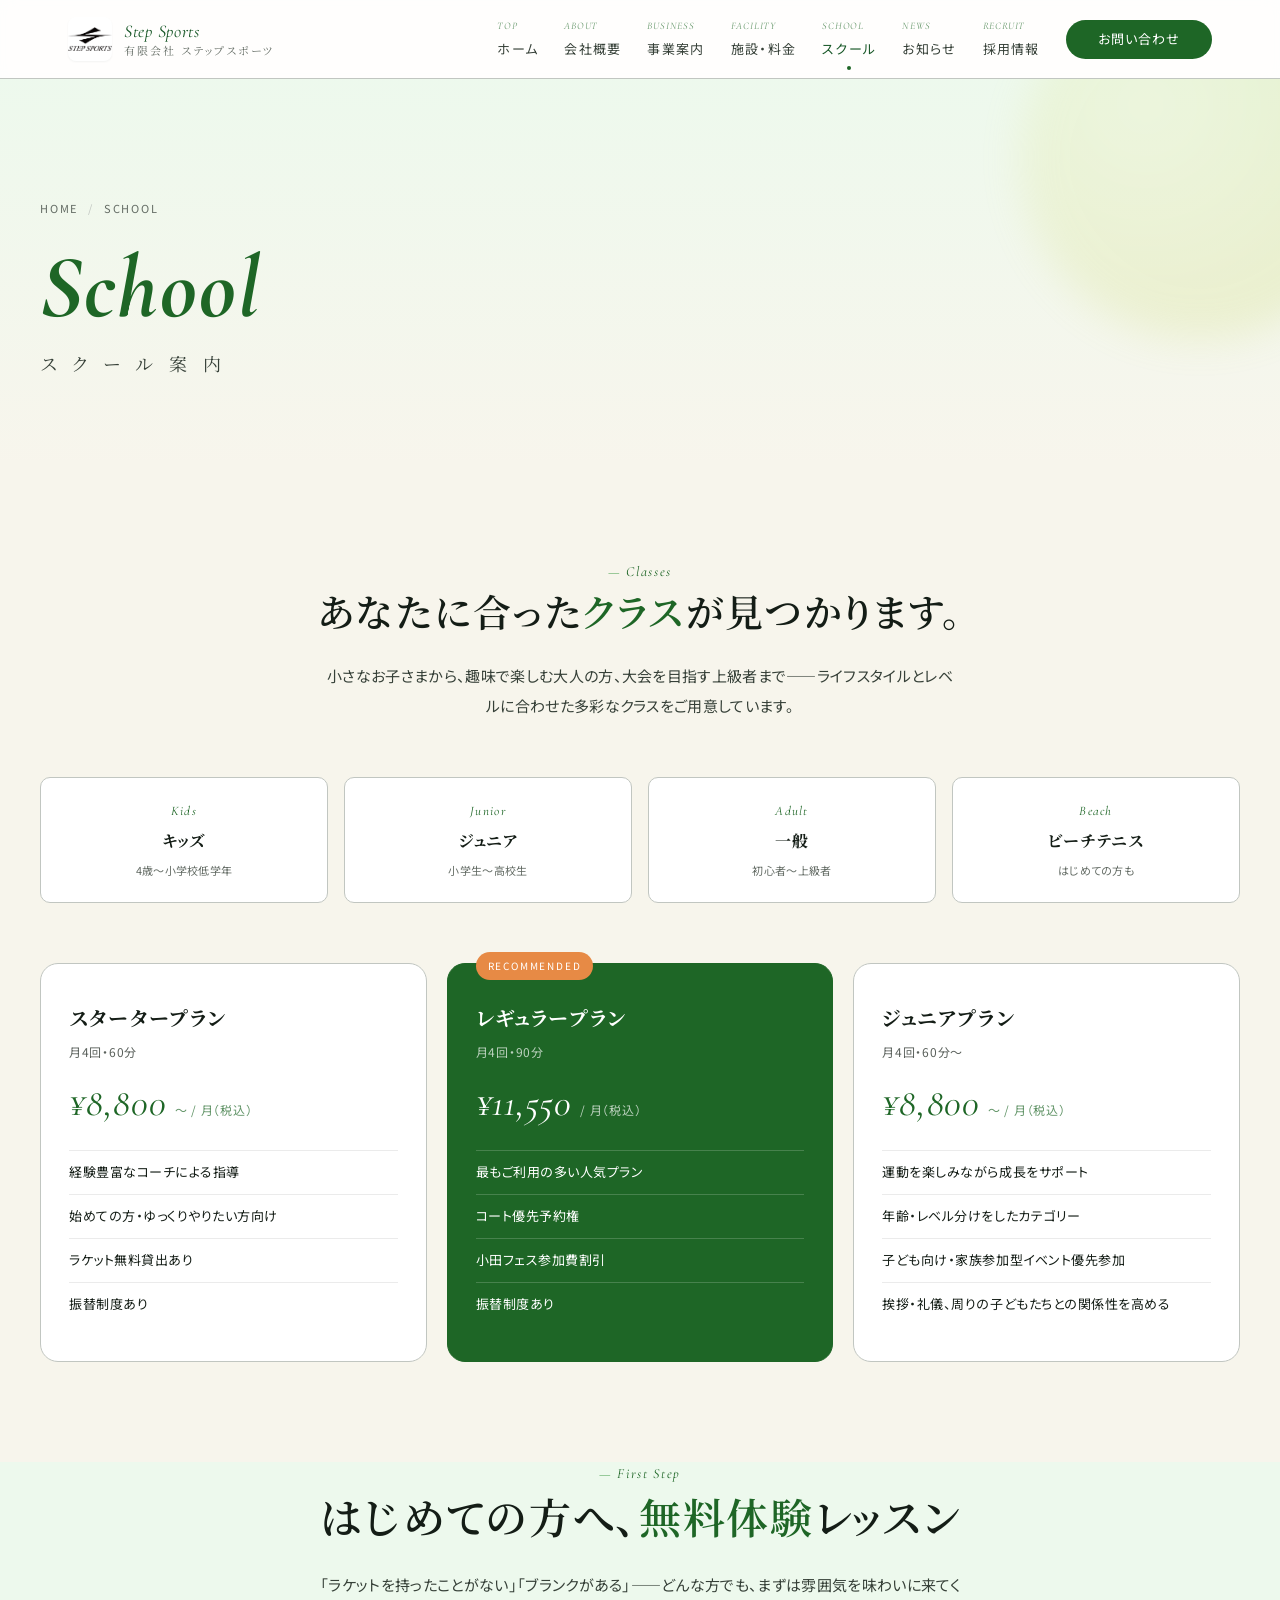
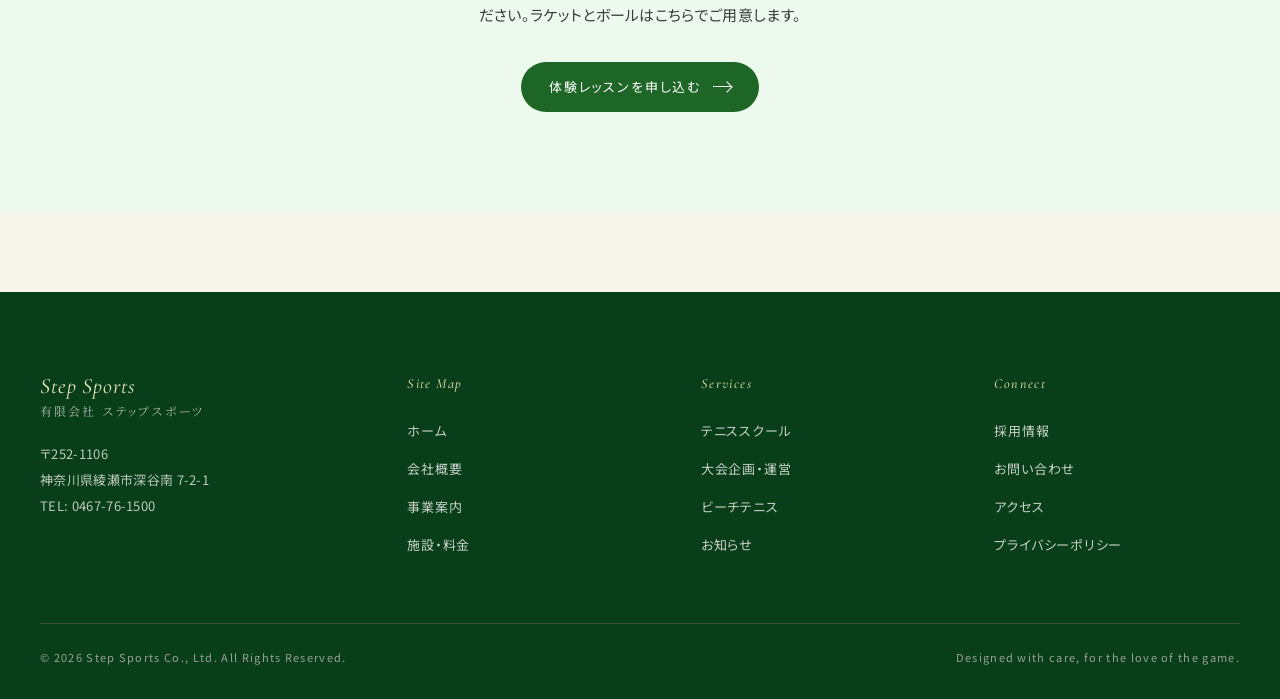
<file: school.html>
<!DOCTYPE html>
<html lang="ja">
<head>
<meta charset="UTF-8" />
<meta name="viewport" content="width=device-width, initial-scale=1.0" />
<title>スクール案内｜有限会社ステップスポーツ</title>
<link rel="preconnect" href="https://fonts.googleapis.com" />
<link rel="preconnect" href="https://fonts.gstatic.com" crossorigin />
<link href="https://fonts.googleapis.com/css2?family=Cormorant+Garamond:ital,wght@0,400;0,500;1,400;1,500&family=Noto+Sans+JP:wght@300;400;500;700&family=Noto+Serif+JP:wght@400;500;600;700&display=swap" rel="stylesheet" />
<link rel="stylesheet" href="assets/styles.css" />
<link rel="stylesheet" href="assets/sub.css" />
</head>
<body>
<header class="site-header">
  <div class="nav-wrap">
    <a class="brand" href="index.html">
      <span class="brand-mark"></span>
      <span class="brand-text"><span class="brand-en">Step Sports</span><span class="brand-jp">有限会社 ステップスポーツ</span></span>
    </a>
    <button class="menu-toggle"><span></span><span></span><span></span></button>
    <nav class="nav">
      <a href="index.html"><span class="en">Top</span>ホーム</a>
      <a href="about.html"><span class="en">About</span>会社概要</a>
      <a href="business.html"><span class="en">Business</span>事業案内</a>
      <a href="facility.html"><span class="en">Facility</span>施設・料金</a>
      <a class="active" href="school.html"><span class="en">School</span>スクール</a>
      <a href="news.html"><span class="en">News</span>お知らせ</a>
      <a href="recruit.html"><span class="en">Recruit</span>採用情報</a>
      <a class="nav-cta" href="contact.html">お問い合わせ</a>
    </nav>
  </div>
</header>

<section class="page-hero">
  <div class="page-hero-inner">
    <div class="crumbs"><a href="index.html">HOME</a><span>/</span>SCHOOL</div>
    <h1 class="page-title-en">School</h1>
    <p class="page-title-jp">ス ク ー ル 案 内</p>
  </div>
</section>

<section class="section-sub">
  <div class="section-narrow" style="max-width:760px; margin: 0 auto 56px; text-align:center;">
    <div class="kicker">Classes</div>
    <h2 class="section-title" style="white-space:nowrap; font-size:clamp(22px,3vw,38px);">あなたに合った<em>クラス</em>が見つかります。</h2>
    <p class="section-lede" style="margin:24px auto 0;">
      小さなお子さまから、趣味で楽しむ大人の方、大会を目指す上級者まで——ライフスタイルとレベルに合わせた多彩なクラスをご用意しています。
    </p>
  </div>

  <div class="school-tabs reveal">
    <div class="school-tab">
      <div class="en">Kids</div>
      <h4>キッズ</h4>
      <p>4歳〜小学校低学年</p>
    </div>
    <div class="school-tab">
      <div class="en">Junior</div>
      <h4>ジュニア</h4>
      <p>小学生〜高校生</p>
    </div>
    <div class="school-tab">
      <div class="en">Adult</div>
      <h4>一般</h4>
      <p>初心者〜上級者</p>
    </div>
    <div class="school-tab">
      <div class="en">Beach</div>
      <h4>ビーチテニス</h4>
      <p>はじめての方も</p>
    </div>
  </div>

  <div class="school-pricing reveal" data-delay="1">
    <div class="plan">
      <h3 class="name">スタータープラン</h3>
      <p class="desc">月4回・60分</p>
      <div class="price">¥8,800<small>〜 / 月（税込）</small></div>
      <ul>
        <li>経験豊富なコーチによる指導</li>
        <li>始めての方・ゆっくりやりたい方向け</li>
        <li>ラケット無料貸出あり</li>
        <li>振替制度あり</li>
      </ul>
    </div>
    <div class="plan featured">
      <span class="feat-tag">RECOMMENDED</span>
      <h3 class="name">レギュラープラン</h3>
      <p class="desc">月4回・90分</p>
      <div class="price">¥11,550<small>/ 月（税込）</small></div>
      <ul>
        <li>最もご利用の多い人気プラン</li>
        <li>コート優先予約権</li>
        <li>小田フェス参加費割引</li>
        <li>振替制度あり</li>
      </ul>
    </div>
    <div class="plan">
      <h3 class="name">ジュニアプラン</h3>
      <p class="desc">月4回・60分〜</p>
      <div class="price">¥8,800<small>〜 / 月（税込）</small></div>
      <ul>
        <li>運動を楽しみながら成長をサポート</li>
        <li>年齢・レベル分けをしたカテゴリー</li>
        <li>子ども向け・家族参加型イベント優先参加</li>
        <li>挨拶・礼儀、周りの子どもたちとの関係性を高める</li>
      </ul>
    </div>
  </div>
</section>

<section class="section-sub" style="background:var(--green-50);">
  <div class="section-narrow" style="max-width:800px; margin: 0 auto; text-align:center;">
    <div class="kicker">First Step</div>
    <h2 class="section-title">はじめての方へ、<em>無料体験</em>レッスン</h2>
    <p class="section-lede" style="margin: 24px auto 32px;">
      「ラケットを持ったことがない」「ブランクがある」——どんな方でも、まずは雰囲気を味わいに来てください。ラケットとボールはこちらでご用意します。
    </p>
    <a class="btn btn-primary" href="contact.html">体験レッスンを申し込む<span class="arrow"></span></a>
  </div>
</section>

<footer class="site-footer">
  <div class="footer-grid">
    <div class="footer-brand">
      <div class="brand-text" style="line-height:1.3;">
        <span class="brand-en" style="font-size:22px;">Step Sports</span>
        <span class="brand-jp" style="font-size:12px;">有限会社 ステップスポーツ</span>
      </div>
      <p>〒252-1106<br />神奈川県綾瀬市深谷南 7-2-1<br />TEL: 0467-76-1500</p>
    </div>
    <div class="footer-col"><h4>Site Map</h4><ul>
      <li><a href="index.html">ホーム</a></li><li><a href="about.html">会社概要</a></li>
      <li><a href="business.html">事業案内</a></li><li><a href="facility.html">施設・料金</a></li>
    </ul></div>
    <div class="footer-col"><h4>Services</h4><ul>
      <li><a href="school.html">テニススクール</a></li><li><a href="business.html#tournament">大会企画・運営</a></li>
      <li><a href="business.html#beach">ビーチテニス</a></li><li><a href="news.html">お知らせ</a></li>
    </ul></div>
    <div class="footer-col"><h4>Connect</h4><ul>
      <li><a href="recruit.html">採用情報</a></li><li><a href="contact.html">お問い合わせ</a></li>
      <li><a href="#">アクセス</a></li><li><a href="#">プライバシーポリシー</a></li>
    </ul></div>
  </div>
  <div class="footer-bottom">
    <span>© <span data-year></span> Step Sports Co., Ltd. All Rights Reserved.</span>
    <span>Designed with care, for the love of the game.</span>
  </div>
</footer>
<script src="assets/site.js"></script>
</body>
</html>
</file>
<file: assets/styles.css>
/* ============================================================
   Step Sports Co., Ltd. - Corporate Site
   Aesthetic: 温かい・家族向け・テニスコートの緑×白
   ============================================================ */

:root {
  --green-900: oklch(0.32 0.08 150);
  --green-800: oklch(0.40 0.10 148);
  --green-700: oklch(0.45 0.12 145);   /* primary */
  --green-600: oklch(0.55 0.13 145);
  --green-500: oklch(0.65 0.14 145);
  --green-100: oklch(0.93 0.04 145);
  --green-50:  oklch(0.97 0.02 145);

  --line-white:  oklch(0.985 0.005 110);
  --paper:       oklch(0.97 0.012 95);
  --paper-warm:  oklch(0.94 0.018 80);

  --ink-900: oklch(0.22 0.02 150);
  --ink-700: oklch(0.36 0.02 150);
  --ink-500: oklch(0.52 0.015 150);
  --ink-400: oklch(0.66 0.012 150);
  --ink-300: oklch(0.82 0.008 150);

  --sun-500: oklch(0.72 0.14 55);   /* accent: 陽だまりオレンジ */
  --sun-200: oklch(0.92 0.05 70);

  --sky-500: oklch(0.72 0.08 230);  /* accent: 湘南の海 */
  --sky-100: oklch(0.94 0.02 230);

  --shadow-sm: 0 1px 2px rgba(20, 40, 30, 0.05);
  --shadow-md: 0 6px 24px -8px rgba(20, 40, 30, 0.18);
  --shadow-lg: 0 24px 60px -20px rgba(20, 40, 30, 0.22);

  --radius-sm: 4px;
  --radius-md: 10px;
  --radius-lg: 18px;

  --serif: "Noto Serif JP", "Hiragino Mincho ProN", "Yu Mincho", serif;
  --sans:  "Noto Sans JP", "Hiragino Kaku Gothic ProN", "Yu Gothic", sans-serif;
  --display: "Cormorant Garamond", "Noto Serif JP", serif;

  --maxw: 1200px;
}

* { box-sizing: border-box; }
html { scroll-behavior: smooth; }
body {
  margin: 0;
  font-family: var(--sans);
  font-feature-settings: "palt";
  color: var(--ink-900);
  background: var(--paper);
  line-height: 1.75;
  -webkit-font-smoothing: antialiased;
  letter-spacing: 0.02em;
}
a { color: inherit; text-decoration: none; }
img { max-width: 100%; display: block; }

.serif   { font-family: var(--serif); font-weight: 500; }
.display { font-family: var(--display); font-style: italic; font-weight: 500; }

/* ----------------- Header ----------------- */
.site-header {
  position: sticky;
  top: 0;
  z-index: 50;
  background: rgba(255, 255, 255, 0.88);
  backdrop-filter: saturate(1.4) blur(8px);
  border-bottom: 1px solid var(--ink-300);
  transition: background .3s ease, box-shadow .3s ease;
}
.site-header.scrolled { box-shadow: var(--shadow-sm); }

.nav-wrap {
  max-width: var(--maxw);
  margin: 0 auto;
  padding: 14px 28px;
  display: flex;
  align-items: center;
  gap: 32px;
}
.brand {
  display: flex;
  align-items: center;
  gap: 12px;
}
.brand-mark {
  width: 44px;
  height: 44px;
  border-radius: 8px;
  background: url('images/ss_logo.png') center/contain no-repeat white;
  box-shadow: var(--shadow-sm);
  position: relative;
  flex-shrink: 0;
}
.brand-text {
  display: flex;
  flex-direction: column;
  line-height: 1.1;
}
.brand-en {
  font-family: var(--display);
  font-style: italic;
  font-size: 18px;
  color: var(--green-800);
  letter-spacing: 0.04em;
}
.brand-jp {
  font-family: var(--serif);
  font-size: 11px;
  color: var(--ink-500);
  letter-spacing: 0.18em;
  margin-top: 2px;
}

.nav {
  margin-left: auto;
  display: flex;
  gap: 26px;
  align-items: center;
}
.nav a {
  font-size: 13px;
  letter-spacing: 0.1em;
  color: var(--ink-700);
  position: relative;
  padding: 4px 0;
  transition: color .2s ease;
}
.nav a .en {
  display: block;
  font-family: var(--display);
  font-style: italic;
  font-size: 10px;
  color: var(--green-700);
  letter-spacing: 0.08em;
  margin-bottom: 2px;
  text-transform: uppercase;
  opacity: 0.7;
}
.nav a:hover { color: var(--green-700); }
.nav a:hover .en { opacity: 1; }
.nav a.active { color: var(--green-800); }
.nav a.active::after {
  content: "";
  position: absolute;
  left: 50%;
  bottom: -6px;
  width: 4px;
  height: 4px;
  border-radius: 50%;
  background: var(--green-700);
  transform: translateX(-50%);
}

.nav a.nav-cta {
  display: inline-flex;
  align-items: center;
  justify-content: center;
  gap: 8px;
  padding: 8px 32px;
  background: var(--green-700);
  color: white !important;
  border-radius: 999px;
  font-size: 13px;
  letter-spacing: 0.08em;
  white-space: nowrap;
  transition: background .2s ease, transform .2s ease;
}
.nav a.nav-cta:hover { background: var(--green-800); transform: translateY(-1px); }
.nav a.nav-cta .en { color: rgba(255,255,255,0.8) !important; }
.nav a.nav-cta.active::after { display: none; }

.menu-toggle {
  display: none;
  background: none;
  border: 0;
  cursor: pointer;
  padding: 8px;
  margin-left: auto;
}
.menu-toggle span {
  display: block;
  width: 22px;
  height: 1.5px;
  background: var(--ink-700);
  margin: 5px 0;
  transition: transform .25s, opacity .25s;
}

@media (max-width: 920px) {
  .nav { display: none; }
  .menu-toggle { display: block; }
  .nav.open {
    display: flex;
    position: absolute;
    top: 100%;
    left: 0;
    right: 0;
    flex-direction: column;
    background: white;
    padding: 24px;
    gap: 18px;
    border-bottom: 1px solid var(--ink-300);
  }
}

/* ----------------- Buttons ----------------- */
.btn {
  display: inline-flex;
  align-items: center;
  gap: 12px;
  padding: 14px 28px;
  border-radius: 999px;
  font-size: 13px;
  letter-spacing: 0.14em;
  cursor: pointer;
  border: 0;
  transition: transform .2s ease, background .2s ease, color .2s ease, box-shadow .2s ease;
  font-family: var(--sans);
}
.btn-primary {
  background: var(--green-700);
  color: white;
}
.btn-primary:hover {
  background: var(--green-800);
  transform: translateY(-1px);
  box-shadow: var(--shadow-md);
}
.btn-ghost {
  background: transparent;
  color: var(--green-800);
  border: 1px solid var(--green-700);
}
.btn-ghost:hover { background: var(--green-700); color: white; }
.btn .arrow {
  width: 18px; height: 1px;
  background: currentColor;
  position: relative;
  transition: width .25s ease;
}
.btn .arrow::after {
  content: "";
  position: absolute;
  right: 0; top: -3px;
  width: 7px; height: 7px;
  border-top: 1px solid currentColor;
  border-right: 1px solid currentColor;
  transform: rotate(45deg);
}
.btn:hover .arrow { width: 26px; }

/* ----------------- Section primitives ----------------- */
.section {
  padding: 110px 28px;
}
.section-narrow {
  max-width: var(--maxw);
  margin: 0 auto;
}
.section-head {
  display: flex;
  align-items: baseline;
  gap: 24px;
  margin-bottom: 56px;
  flex-wrap: wrap;
}
.kicker {
  font-family: var(--display);
  font-style: italic;
  color: var(--green-700);
  font-size: 14px;
  letter-spacing: 0.12em;
}
.kicker::before {
  content: "—  ";
  color: var(--green-500);
}
.section-title {
  font-family: var(--serif);
  font-size: clamp(28px, 3.4vw, 42px);
  font-weight: 600;
  margin: 0;
  letter-spacing: 0.04em;
  line-height: 1.4;
  color: var(--ink-900);
}
.section-title em {
  font-style: normal;
  color: var(--green-700);
}
.section-lede {
  margin-top: 18px;
  max-width: 640px;
  color: var(--ink-700);
  font-size: 15px;
  line-height: 2;
}

/* ----------------- Reveal animation ----------------- */
.reveal {
  opacity: 0;
  transform: translateY(24px);
  transition: opacity .9s cubic-bezier(.2,.7,.2,1), transform .9s cubic-bezier(.2,.7,.2,1);
}
.reveal.in { opacity: 1; transform: none; }
.reveal[data-delay="1"] { transition-delay: .08s; }
.reveal[data-delay="2"] { transition-delay: .16s; }
.reveal[data-delay="3"] { transition-delay: .24s; }
.reveal[data-delay="4"] { transition-delay: .32s; }

/* ----------------- Footer ----------------- */
.site-footer {
  background: var(--green-900);
  color: oklch(0.92 0.02 145);
  padding: 80px 28px 32px;
  margin-top: 80px;
}
.footer-grid {
  max-width: var(--maxw);
  margin: 0 auto;
  display: grid;
  grid-template-columns: 1.3fr 1fr 1fr 1fr;
  gap: 48px;
}
.footer-brand .brand-en { color: oklch(0.92 0.06 110); }
.footer-brand .brand-jp { color: oklch(0.78 0.02 145); }
.footer-brand p {
  font-size: 13px;
  line-height: 2;
  color: oklch(0.82 0.02 145);
  margin: 22px 0 0;
}
.footer-col h4 {
  font-family: var(--display);
  font-style: italic;
  font-size: 14px;
  letter-spacing: 0.1em;
  color: oklch(0.85 0.08 110);
  margin: 0 0 18px;
  font-weight: 500;
}
.footer-col ul { list-style: none; padding: 0; margin: 0; }
.footer-col li { margin-bottom: 10px; }
.footer-col a {
  font-size: 13px;
  color: oklch(0.85 0.02 145);
  transition: color .2s;
  letter-spacing: 0.06em;
}
.footer-col a:hover { color: oklch(0.95 0.05 110); }
.footer-bottom {
  max-width: var(--maxw);
  margin: 56px auto 0;
  padding-top: 24px;
  border-top: 1px solid oklch(0.4 0.04 145);
  display: flex;
  justify-content: space-between;
  font-size: 11px;
  letter-spacing: 0.12em;
  color: oklch(0.7 0.02 145);
}
@media (max-width: 820px) {
  .footer-grid { grid-template-columns: 1fr 1fr; }
}
@media (max-width: 520px) {
  .footer-grid { grid-template-columns: 1fr; gap: 32px; }
  .footer-bottom { flex-direction: column; gap: 8px; }
}

/* ----------------- Page header (sub pages) ----------------- */
.page-hero {
  position: relative;
  padding: 120px 28px 80px;
  background:
    linear-gradient(180deg, var(--green-50) 0%, var(--paper) 100%);
  overflow: hidden;
}
.page-hero::before {
  content: "";
  position: absolute;
  right: -100px;
  top: -100px;
  width: 360px;
  height: 360px;
  border-radius: 50%;
  background: radial-gradient(circle at 35% 35%, oklch(0.92 0.10 110), oklch(0.78 0.18 115));
  opacity: 0.18;
  filter: blur(20px);
}
.page-hero-inner {
  max-width: var(--maxw);
  margin: 0 auto;
  position: relative;
}
.crumbs {
  font-size: 11px;
  letter-spacing: 0.16em;
  color: var(--ink-500);
  margin-bottom: 24px;
}
.crumbs a:hover { color: var(--green-700); }
.crumbs span { margin: 0 10px; color: var(--ink-300); }
.page-title-en {
  font-family: var(--display);
  font-style: italic;
  font-size: clamp(48px, 7vw, 96px);
  color: var(--green-700);
  line-height: 1;
  letter-spacing: 0.02em;
  margin: 0;
}
.page-title-jp {
  font-family: var(--serif);
  font-size: 18px;
  letter-spacing: 0.3em;
  color: var(--ink-700);
  margin: 16px 0 0;
}

/* ----------------- Card / list primitives ----------------- */
.placeholder-img {
  background:
    repeating-linear-gradient(
      45deg,
      oklch(0.92 0.02 145),
      oklch(0.92 0.02 145) 12px,
      oklch(0.95 0.015 145) 12px,
      oklch(0.95 0.015 145) 24px
    );
  display: flex;
  align-items: center;
  justify-content: center;
  color: var(--ink-500);
  font-family: ui-monospace, "SF Mono", monospace;
  font-size: 11px;
  letter-spacing: 0.1em;
  border-radius: var(--radius-md);
  text-align: center;
  padding: 8px;
}
.placeholder-img.has-photo { background: none; padding: 0; }
.placeholder-img.has-photo > span { display: none; }
.img-fill {
  position: absolute;
  inset: 0;
  width: 100%;
  height: 100%;
  object-fit: cover;
  display: block;
  border-radius: inherit;
}

/* ----------------- News list ----------------- */
.news-item {
  display: grid;
  grid-template-columns: 120px 110px 1fr auto;
  gap: 24px;
  padding: 22px 0;
  border-bottom: 1px solid var(--ink-300);
  align-items: center;
  transition: background .2s ease, padding .2s ease;
}
.news-item:hover {
  background: var(--green-50);
  padding-left: 12px;
  padding-right: 12px;
}
.news-date {
  font-family: var(--display);
  font-style: italic;
  color: var(--green-700);
  font-size: 16px;
  letter-spacing: 0.04em;
}
.news-tag {
  display: inline-block;
  padding: 4px 12px;
  border-radius: 999px;
  font-size: 10px;
  letter-spacing: 0.18em;
  text-align: center;
  border: 1px solid var(--ink-300);
  color: var(--ink-700);
  background: white;
  width: fit-content;
}
.news-tag.event   { border-color: var(--sun-500); color: var(--sun-500); }
.news-tag.school  { border-color: var(--green-700); color: var(--green-700); }
.news-tag.notice  { border-color: var(--ink-500); color: var(--ink-700); }
.news-title {
  font-size: 15px;
  color: var(--ink-900);
  letter-spacing: 0.04em;
}
.news-arrow {
  color: var(--green-700);
  opacity: 0.5;
  transition: opacity .2s ease, transform .2s ease;
}
.news-item:hover .news-arrow { opacity: 1; transform: translateX(4px); }

@media (max-width: 700px) {
  .news-item {
    grid-template-columns: 90px 1fr;
    grid-template-rows: auto auto;
    gap: 8px 16px;
  }
  .news-tag { grid-row: 1; grid-column: 2; justify-self: start; }
  .news-date { grid-row: 1; grid-column: 1; }
  .news-title { grid-column: 1 / -1; }
  .news-arrow { display: none; }
}

/* ----------------- Floating tweaks button safe-area ----------------- */
body { padding-bottom: 0; }
</file>
<file: campaign/lesson-40plus/assets/lp.css>
/* ============================================================
   40代以上向けテニスレッスンLP
   カラートーンは会社HP（グリーン基調＋オレンジ/イエローアクセント）を踏襲
============================================================ */
:root {
  --green-900: #1c4a2e;
  --green-800: #226038;
  --green-700: #2e7d4f;   /* primary */
  --green-600: #3d9563;
  --green-100: #d9efe1;
  --green-50:  #eef7f0;

  --yellow-500: #ffd400;
  --yellow-600: #f5b800;
  --orange-500: #f08300;
  --orange-600: #e06c00;

  --ink-900: #21332a;
  --ink-700: #40544a;
  --ink-500: #6b7d73;
  --paper:   #ffffff;

  --radius-sm: 6px;
  --radius-md: 12px;
  --radius-lg: 20px;
  --shadow-md: 0 6px 20px -6px rgba(28, 74, 46, 0.18);

  --sans: "Noto Sans JP", "Hiragino Kaku Gothic ProN", "Yu Gothic", sans-serif;
  --maxw: 960px;
}

* { margin: 0; padding: 0; box-sizing: border-box; }
html { scroll-behavior: smooth; }
body {
  font-family: var(--sans);
  color: var(--ink-900);
  background: var(--paper);
  line-height: 1.8;
  font-size: 16px;
  -webkit-font-smoothing: antialiased;
}
img { max-width: 100%; display: block; }
ul, ol { list-style: none; }
a { color: inherit; text-decoration: none; }
em { font-style: normal; }

.container { max-width: var(--maxw); margin: 0 auto; padding: 0 20px; }
.sec { padding: 64px 0; }
.pc-only { display: none; }
@media (min-width: 768px) { .pc-only { display: inline; } }
@media (min-width: 560px) { .sp-only { display: none; } }

/* --- 写真（デザインモックから切り出した素材） ---
   差し替え時は同じアスペクト比の写真を assets/img/ に上書きする */
.reasons-photo img,
.pricing-photo img,
.access-photos img,
.final-photo img {
  width: 100%; height: 100%; object-fit: cover;
  border-radius: var(--radius-md);
}

/* --- セクションタイトル（＼ タイトル ／） --- */
.sec-title {
  display: flex; align-items: center; justify-content: center; gap: 14px;
  font-size: clamp(22px, 4.5vw, 30px);
  font-weight: 900; color: var(--green-800);
  text-align: center; margin-bottom: 36px; flex-wrap: wrap;
}
.sec-title::before, .sec-title::after {
  content: ""; width: 34px; height: 3px; background: var(--green-600);
  transform: rotate(-25deg); border-radius: 2px; flex-shrink: 0;
}
.sec-title::after { transform: rotate(25deg); }

/* --- ボタン --- */
.btn {
  display: flex; align-items: center; justify-content: center; gap: 10px;
  width: 100%; max-width: 480px; margin: 0 auto;
  padding: 18px 28px; border-radius: 999px;
  font-size: clamp(16px, 3.5vw, 20px); font-weight: 900;
  box-shadow: var(--shadow-md);
  transition: transform .15s ease, filter .15s ease;
}
.btn:hover { transform: translateY(-2px); filter: brightness(1.06); }
.btn-arrow { font-size: 1.3em; line-height: 1; }
.btn-green {
  background: linear-gradient(180deg, var(--green-600), var(--green-700));
  color: #fff; border: 2px solid rgba(255,255,255,.5);
}
.btn-yellow {
  background: linear-gradient(180deg, var(--yellow-500), var(--yellow-600));
  color: var(--green-900);
}
.btn-orange {
  background: linear-gradient(180deg, var(--orange-500), var(--orange-600));
  color: #fff;
}

/* ============================================================
   ① Hero
============================================================ */
/* 〜559px: 写真を上に積む（テキストが写真に重ならないように）
   560px〜: モック通り、写真を右に敷いてテキストを重ねる */
.hero {
  position: relative;
  overflow: hidden;
  isolation: isolate;
  display: flex; flex-direction: column;
}
/* 背景: 空とコートを繋ぐグラデーション */
.hero-bg {
  z-index: 0;
  background: linear-gradient(180deg, #bfe0f3 0%, #d7ecf7 40%, #cfe6dd 58%, #dceee4 100%);
}
.hero-photo {
  width: 100%; height: 240px; max-width: none;
  object-fit: cover; object-position: center 28%;
}
.hero-scrim { display: none; }
.hero-inner {
  position: relative; z-index: 2; width: 100%;
  max-width: var(--maxw); margin: 0 auto; padding: 28px 20px 36px;
  display: flex; align-items: center;
}
@media (min-width: 560px) { .hero-inner { min-height: 460px; padding: 36px 20px 40px; } }
.hero-copy { max-width: 560px; }
.hero-area {
  display: inline-block; font-size: 12.5px; font-weight: 700;
  color: var(--green-800); background: rgba(255,255,255,.85);
  border: 1px solid var(--green-100); border-radius: 999px;
  padding: 4px 14px; margin-bottom: 14px;
}
.hero-title {
  font-size: clamp(30px, 7.6vw, 48px);
  font-weight: 900; line-height: 1.32; letter-spacing: .01em;
  margin-bottom: 16px; color: var(--ink-900);
  text-shadow: 0 1px 0 rgba(255,255,255,.6);
}
.hero-title em { color: var(--green-700); font-style: normal; }
.hero-sub {
  font-size: clamp(16px, 3.8vw, 20px); font-weight: 700;
  margin-bottom: 12px;
}
.hero-note { font-size: 14px; color: var(--ink-700); margin-bottom: 22px; }
.hero-badges {
  display: flex; gap: 10px; margin-top: 18px; flex-wrap: wrap;
  justify-content: flex-start;
}
.hero-badges li {
  display: flex; align-items: center; gap: 6px;
  background: #fff; border: 1.5px solid var(--green-100);
  border-radius: var(--radius-sm); padding: 8px 16px;
  font-size: 14px; font-weight: 700; color: var(--green-800);
  box-shadow: 0 2px 8px rgba(28,74,46,.1);
}

@media (min-width: 560px) {
  .hero-bg { position: absolute; inset: 0; }
  .hero-photo {
    position: absolute; right: 0; top: 0; bottom: 0;
    width: 56%; height: 100%; object-position: 58% bottom;
    /* 左端をぼかして背景グラデーションに馴染ませる */
    -webkit-mask-image: linear-gradient(90deg, transparent 0, #000 18%);
    mask-image: linear-gradient(90deg, transparent 0, #000 18%);
  }
  /* テキスト可読性のための白スクリム（左→右で薄くなる） */
  .hero-scrim {
    display: block; position: absolute; inset: 0; z-index: 1;
    background:
      linear-gradient(100deg, rgba(255,255,255,.92) 0%, rgba(255,255,255,.8) 26%, rgba(255,255,255,.3) 46%, rgba(255,255,255,0) 62%),
      linear-gradient(180deg, rgba(255,255,255,.45) 0%, rgba(255,255,255,0) 26%);
  }
}

@media (min-width: 768px) {
  .hero-inner { padding: 60px 20px; min-height: 540px; }
  .hero-copy { max-width: 520px; }
  .hero-photo { width: 50%; object-position: center bottom; }
  .hero .btn { margin: 0; max-width: 460px; }
}

/* ============================================================
   ② お悩み
============================================================ */
.sec-worries { background: #fff; }
.worry-grid {
  display: grid; grid-template-columns: repeat(2, 1fr); gap: 16px;
  margin-bottom: 32px;
}
.worry-card { text-align: center; }
.worry-bubble {
  position: relative; background: var(--green-50);
  border: 1.5px solid var(--green-100); border-radius: var(--radius-md);
  padding: 18px 12px; font-size: 14px; font-weight: 700;
  margin-bottom: 14px; min-height: 90px;
  display: flex; align-items: center; justify-content: center;
}
.worry-bubble::after {
  content: ""; position: absolute; bottom: -9px; left: 50%;
  transform: translateX(-50%) rotate(45deg);
  width: 16px; height: 16px; background: var(--green-50);
  border-right: 1.5px solid var(--green-100);
  border-bottom: 1.5px solid var(--green-100);
}
.worry-face { display: flex; justify-content: center; }
.worry-face svg { width: 64px; height: 64px; }
.worry-close {
  text-align: center; font-size: clamp(14px, 3.2vw, 17px); font-weight: 500;
}
.worry-close em {
  font-weight: 900; color: var(--green-800);
  background: linear-gradient(transparent 60%, var(--yellow-500) 60%);
  padding: 0 2px;
}
@media (min-width: 768px) {
  .worry-grid { grid-template-columns: repeat(4, 1fr); }
}

/* ============================================================
   ③ 選ばれる理由
============================================================ */
.sec-reasons { background: var(--green-50); }
.reasons-wrap { display: grid; gap: 24px; }
.reasons-photo { min-height: 220px; }
.reasons-photo img { box-shadow: var(--shadow-md); }
.reason-grid {
  display: grid; grid-template-columns: 1fr; gap: 14px;
}
.reason-card {
  background: #fff; border-radius: var(--radius-md);
  padding: 20px; box-shadow: 0 2px 10px rgba(28,74,46,.07);
  display: grid; grid-template-columns: 48px 1fr; gap: 4px 14px;
  align-items: center;
}
.reason-icon {
  grid-row: span 2; width: 48px; height: 48px;
  display: flex; align-items: center; justify-content: center;
  background: var(--green-100); border-radius: 50%; font-size: 22px;
}
.reason-card h3 { font-size: 15.5px; font-weight: 900; color: var(--ink-900); line-height: 1.5; }
.reason-card h3 .num { color: var(--green-700); }
.reason-card p { font-size: 13.5px; color: var(--ink-700); line-height: 1.6; }
@media (min-width: 768px) {
  .reasons-wrap { grid-template-columns: .9fr 1.1fr; align-items: stretch; }
  .reason-grid { grid-template-columns: 1fr 1fr; }
}

/* ============================================================
   ④ オファー
============================================================ */
.sec-offer {
  background: linear-gradient(160deg, var(--green-800), var(--green-700));
  color: #fff; text-align: center;
}
.offer-head {
  display: flex; flex-direction: column; align-items: center; gap: 8px;
  margin-bottom: 28px;
}
.offer-flag {
  display: inline-block; background: var(--orange-500); color: #fff;
  font-weight: 900; font-size: 15px; padding: 6px 18px;
  border-radius: 4px; transform: rotate(-3deg);
  box-shadow: 0 3px 10px rgba(0,0,0,.2);
}
.offer-title { font-size: clamp(24px, 5.5vw, 34px); font-weight: 900; }
.offer-extra { font-size: 14px; font-weight: 700; color: var(--yellow-500); }
.offer-body { display: grid; gap: 18px; margin-bottom: 14px; }
.offer-main {
  background: #fff; color: var(--ink-900);
  border-radius: var(--radius-md); padding: 24px 18px;
  box-shadow: var(--shadow-md);
}
.offer-price { font-size: clamp(20px, 5vw, 28px); font-weight: 900; }
.offer-price .offer-arrow { color: var(--orange-500); margin: 0 6px; }
.offer-price strong {
  color: var(--orange-600); font-size: 2.2em; line-height: 1;
}
.offer-price strong small { font-size: .45em; }
.offer-picks { display: grid; grid-template-columns: 1fr 1fr; gap: 14px; }
.offer-pick {
  background: #fff; color: var(--orange-600);
  border: 3px solid var(--yellow-500); border-radius: var(--radius-md);
  padding: 18px 10px; font-weight: 900; font-size: 15px; line-height: 1.5;
  position: relative;
}
.offer-pick strong { color: var(--orange-600); font-size: 1.15em; }
.offer-pick .pick-num {
  display: inline-flex; align-items: center; justify-content: center;
  width: 26px; height: 26px; border-radius: 50%;
  background: var(--green-700); color: #fff; font-size: 14px;
  margin-bottom: 6px;
}
.offer-note { font-size: 12px; opacity: .85; margin-bottom: 24px; }
@media (min-width: 768px) {
  .offer-head { flex-direction: row; justify-content: center; gap: 20px; }
  .offer-body { grid-template-columns: 1.2fr 1fr; align-items: stretch; }
  .offer-main { display: flex; align-items: center; justify-content: center; }
}

/* ============================================================
   ⑤ 3ステップ
============================================================ */
.sec-steps { background: #fff; }
.step-flow {
  display: grid; gap: 20px; margin-bottom: 28px;
  counter-reset: step;
}
.step-card {
  position: relative; text-align: center;
  background: var(--green-50); border: 1.5px solid var(--green-100);
  border-radius: var(--radius-md); padding: 24px 16px;
  font-weight: 700; font-size: 15px;
}
.step-label {
  display: inline-flex; align-items: baseline; gap: 4px;
  color: var(--green-700); font-size: 12px; font-weight: 900;
  letter-spacing: .1em; margin-bottom: 8px;
}
.step-label b { font-size: 22px; }
.step-icon { display: block; font-size: 34px; margin-bottom: 8px; }
.step-card:not(:last-child)::after {
  content: "▼"; position: absolute; left: 50%; bottom: -20px;
  transform: translateX(-50%); color: var(--green-600); font-size: 14px;
}
.steps-close { text-align: center; font-size: 14.5px; color: var(--ink-700); }
@media (min-width: 768px) {
  .step-flow { grid-template-columns: repeat(3, 1fr); gap: 32px; }
  .step-card:not(:last-child)::after {
    content: "▶"; left: auto; right: -26px; bottom: 50%;
    transform: translateY(50%);
  }
}

/* ============================================================
   ⑥ 参加者の声
============================================================ */
.sec-voices { background: var(--green-50); }
.voice-badge {
  display: inline-block; background: var(--green-700); color: #fff;
  font-size: 12.5px; font-weight: 700; border-radius: 999px;
  padding: 4px 14px; vertical-align: middle;
}
.voice-grid { display: grid; gap: 16px; }
.voice-card {
  background: #fff; border-radius: var(--radius-md); padding: 22px 18px;
  box-shadow: 0 2px 10px rgba(28,74,46,.07);
}
.voice-face { margin-bottom: 6px; }
.voice-face svg { width: 56px; height: 56px; }
.voice-meta { font-size: 13px; color: var(--green-800); margin-bottom: 6px; }
.voice-text { font-size: 14px; color: var(--ink-700); }
@media (min-width: 768px) {
  .voice-grid { grid-template-columns: repeat(3, 1fr); }
}

/* ============================================================
   ⑦ 料金・クラス
============================================================ */
.sec-pricing { background: #fff; }
.pricing-wrap { display: grid; gap: 24px; }
.trial-box {
  background: var(--green-700); color: #fff; text-align: center;
  border-radius: var(--radius-md); padding: 22px 16px; margin-bottom: 16px;
}
.trial-icon { font-size: 30px; display: block; margin-bottom: 4px; }
.trial-label { font-size: 20px; font-weight: 900; }
.trial-note { font-size: 12.5px; opacity: .9; }
.class-list { display: grid; gap: 10px; margin-bottom: 12px; }
.class-list a {
  display: flex; align-items: center; justify-content: space-between;
  background: var(--green-50); border: 1.5px solid var(--green-100);
  border-radius: var(--radius-sm); padding: 13px 18px;
  font-weight: 700; font-size: 15px; transition: background .15s;
}
.class-list a:hover { background: var(--green-100); }
.class-list small { font-weight: 400; color: var(--ink-500); margin-left: 4px; }
.list-arrow { color: var(--green-700); font-size: 18px; font-weight: 900; }
.pricing-note { font-size: 12.5px; color: var(--ink-500); }
.pricing-photo { min-height: 220px; }
.pricing-photo img { box-shadow: var(--shadow-md); }
@media (min-width: 768px) {
  .pricing-wrap { grid-template-columns: 1fr 1fr; align-items: stretch; }
}

/* ============================================================
   ⑧ アクセス
============================================================ */
.sec-access { background: var(--green-50); }
.access-wrap { display: grid; gap: 24px; }
.access-name { font-size: 20px; font-weight: 900; color: var(--green-900); }
.access-addr { font-size: 14px; color: var(--ink-700); margin-bottom: 14px; }
.access-features { display: grid; gap: 8px; margin-bottom: 16px; }
.access-features li {
  display: flex; align-items: center; gap: 8px;
  background: #fff; border: 1.5px solid var(--green-100);
  border-radius: var(--radius-sm); padding: 10px 16px;
  font-size: 14px; font-weight: 700;
}
.access-map {
  margin-bottom: 10px; max-width: 420px;
  background: #fff; border-radius: var(--radius-md); overflow: hidden;
  box-shadow: 0 2px 10px rgba(28,74,46,.1);
}
.access-map iframe {
  display: block; width: 100%; aspect-ratio: 4 / 3; border: 0;
}
.access-maplink { margin-bottom: 16px; font-size: 13.5px; }
.access-maplink a {
  color: var(--green-800); font-weight: 700; text-decoration: underline;
}
.access-car {
  background: #fff; border: 1.5px solid var(--green-100);
  border-radius: var(--radius-md); padding: 16px 18px; margin-bottom: 16px;
}
.access-car h4 {
  font-size: 15px; font-weight: 900; color: var(--green-800); margin-bottom: 10px;
}
.access-car ul { display: grid; gap: 7px; margin-bottom: 12px; }
.access-car li {
  font-size: 13.5px; color: var(--ink-700); line-height: 1.6;
  padding-left: 16px; position: relative;
}
.access-car li::before {
  content: ""; position: absolute; left: 3px; top: .62em;
  width: 6px; height: 6px; border-radius: 50%; background: var(--green-700);
}
.access-caution {
  font-size: 13px; line-height: 1.7; color: var(--ink-700);
  background: var(--green-50); border-radius: var(--radius-sm); padding: 10px 12px;
}
.access-caution b { color: var(--green-900); }
.access-tel { font-size: 14px; }
.access-tel small { display: block; margin-top: 8px; line-height: 1.7; color: var(--ink-500); }
.tel-link { font-size: 22px; font-weight: 900; color: var(--green-800); }
.access-photos {
  display: grid; grid-template-columns: 1fr 1fr; gap: 10px; align-content: start;
}
.access-photos img { aspect-ratio: 1 / 1; box-shadow: 0 2px 10px rgba(28,74,46,.1); }
.access-photos .access-photo-wide { grid-column: 1 / -1; aspect-ratio: 639 / 222; }
@media (min-width: 768px) {
  .access-wrap { grid-template-columns: 1.1fr .9fr; }
}

/* ============================================================
   ⑨ FAQ
============================================================ */
.sec-faq { background: #fff; }
.faq-grid { display: grid; gap: 14px; }
.faq-item {
  border: 1.5px solid var(--green-100); border-radius: var(--radius-md);
  overflow: hidden; background: #fff;
}
.faq-item summary {
  display: flex; align-items: center; gap: 12px; cursor: pointer;
  padding: 16px 18px; font-weight: 900; font-size: 15px;
  background: var(--green-50); list-style: none;
}
.faq-item summary::-webkit-details-marker { display: none; }
.faq-item p {
  display: flex; align-items: flex-start; gap: 12px;
  padding: 14px 18px; font-size: 14px; color: var(--ink-700);
}
.q, .a {
  flex-shrink: 0; display: inline-flex; align-items: center; justify-content: center;
  width: 28px; height: 28px; border-radius: 50%;
  font-weight: 900; font-size: 14px;
}
.q { background: var(--green-700); color: #fff; }
.a { background: var(--orange-500); color: #fff; }
@media (min-width: 768px) {
  .faq-grid { grid-template-columns: 1fr 1fr; align-items: start; }
}

/* ============================================================
   ⑩ 最終CTA・フッター
============================================================ */
.sec-final {
  background: linear-gradient(150deg, #f4faee 0%, #e7f4dc 60%, #dcefd0 100%);
  color: var(--green-900); text-align: center;
}
.final-wrap { display: grid; gap: 24px; align-items: center; }
.final-title { font-size: clamp(21px, 5vw, 30px); font-weight: 900; margin-bottom: 10px; }
.final-title em {
  color: var(--orange-600);
  background: linear-gradient(transparent 62%, var(--yellow-500) 62%);
  padding: 0 2px;
}
.final-sub { font-size: 15px; font-weight: 500; margin-bottom: 18px; }
.final-sub b { color: var(--orange-600); }
.final-offer {
  display: inline-block; background: var(--green-800); color: #fff;
  font-weight: 900; font-size: clamp(16px, 4vw, 21px);
  border-radius: 999px; padding: 10px 34px; margin-bottom: 22px;
  box-shadow: var(--shadow-md);
}
.final-tel { margin-top: 18px; font-size: 14px; }
.final-tel a { font-weight: 900; text-decoration: underline; color: var(--green-800); }
.final-photo img { aspect-ratio: 600 / 300; }
@media (min-width: 768px) {
  .final-wrap { grid-template-columns: 1.2fr .8fr; text-align: left; }
  .final-wrap .btn { margin: 0; }
}

.site-footer { background: var(--green-900); color: #cfe0d5; padding: 28px 0 96px; }
.footer-inner { text-align: center; }
.footer-brand { font-weight: 700; color: #fff; margin-bottom: 6px; }
.footer-brand small { font-weight: 400; color: #cfe0d5; margin-left: 6px; }
.footer-note { font-size: 12px; line-height: 1.7; }
@media (min-width: 768px) {
  .site-footer { padding-bottom: 28px; }
  .footer-inner { display: flex; justify-content: space-between; align-items: center; text-align: left; }
  .footer-brand { margin-bottom: 0; }
  .footer-note { text-align: right; }
}

/* --- モバイル固定CTAバー --- */
.sticky-cta {
  position: fixed; left: 0; right: 0; bottom: 0; z-index: 100;
  display: flex; gap: 8px; padding: 10px 12px;
  background: rgba(255,255,255,.95); backdrop-filter: blur(6px);
  box-shadow: 0 -4px 16px rgba(28,74,46,.15);
  transform: translateY(110%); transition: transform .3s ease;
}
.sticky-cta.is-visible { transform: translateY(0); }
.sticky-btn {
  flex: 1; text-align: center; font-weight: 900; font-size: 15px;
  background: linear-gradient(180deg, var(--orange-500), var(--orange-600));
  color: #fff; border-radius: 999px; padding: 13px 10px;
}
.sticky-tel {
  flex-shrink: 0; display: flex; align-items: center; justify-content: center;
  width: 48px; border-radius: 50%; font-size: 20px;
  background: var(--green-700);
}
@media (min-width: 768px) { .sticky-cta { display: none; } }

/* --- スクロールで表示されるアニメーション --- */
.reveal { opacity: 0; transform: translateY(20px); transition: opacity .6s ease, transform .6s ease; }
.reveal.is-shown { opacity: 1; transform: none; }
@media (prefers-reduced-motion: reduce) {
  .reveal { opacity: 1; transform: none; transition: none; }
  html { scroll-behavior: auto; }
}
</file>
<file: assets/sub.css>
/* ============================================================
   Sub page styles
   ============================================================ */

/* --- About page --- */
.greeting {
  background: var(--paper);
}
.greeting-grid {
  max-width: var(--maxw);
  margin: 0 auto;
  display: grid;
  grid-template-columns: 1fr 1.4fr;
  gap: 80px;
  align-items: start;
}
.greeting-portrait {
  position: sticky;
  top: 100px;
  aspect-ratio: 3 / 4;
  border-radius: var(--radius-lg);
  overflow: hidden;
  box-shadow: var(--shadow-md);
}
.greeting-portrait .placeholder-img {
  position: absolute; inset: 0;
  border-radius: 0;
}
.greeting-body p {
  font-size: 15.5px;
  line-height: 2.2;
  color: var(--ink-700);
  margin: 0 0 22px;
}
.greeting-body p.lead {
  font-size: 18px;
  font-family: var(--serif);
  color: var(--ink-900);
  line-height: 2.0;
  margin-bottom: 32px;
}
.greeting-sign {
  margin-top: 40px;
  font-family: var(--serif);
  font-size: 14px;
  color: var(--ink-700);
  letter-spacing: 0.08em;
}
.greeting-sign strong {
  display: block;
  font-size: 22px;
  margin-top: 4px;
  color: var(--ink-900);
  font-weight: 600;
}
@media (max-width: 880px) {
  .greeting-grid { grid-template-columns: 1fr; }
  .greeting-portrait { position: static; max-width: 360px; }
}

.company-table {
  max-width: var(--maxw);
  margin: 0 auto;
  background: white;
  border-radius: var(--radius-lg);
  overflow: hidden;
  box-shadow: var(--shadow-sm);
}
.company-table dl {
  margin: 0;
  display: grid;
  grid-template-columns: 220px 1fr;
}
.company-table dt, .company-table dd {
  padding: 22px 28px;
  border-bottom: 1px solid var(--ink-300);
  margin: 0;
  font-size: 14px;
  line-height: 1.9;
}
.company-table dt {
  background: var(--green-50);
  font-family: var(--serif);
  color: var(--ink-900);
  letter-spacing: 0.1em;
  font-weight: 500;
}
.company-table dd { color: var(--ink-700); }
.company-table dl > div:last-child dt,
.company-table dl > div:last-child dd { border-bottom: 0; }
.company-table > div {
  display: contents;
}
@media (max-width: 700px) {
  .company-table dl { grid-template-columns: 1fr; }
  .company-table dt { padding-bottom: 4px; border-bottom: 0; }
  .company-table dd { padding-top: 8px; }
}

/* --- Timeline (history) --- */
.timeline {
  max-width: 880px;
  margin: 0 auto;
  position: relative;
  padding-left: 32px;
}
.timeline::before {
  content: "";
  position: absolute;
  left: 8px; top: 6px; bottom: 6px;
  width: 1px;
  background: var(--ink-300);
}
.tl-item { position: relative; padding-bottom: 36px; }
.tl-item::before {
  content: "";
  position: absolute;
  left: -32px; top: 8px;
  width: 17px; height: 17px;
  border-radius: 50%;
  background: white;
  border: 2px solid var(--green-700);
}
.tl-year {
  font-family: var(--display);
  font-style: italic;
  color: var(--green-700);
  font-size: 22px;
  letter-spacing: 0.04em;
}
.tl-title {
  font-family: var(--serif);
  font-size: 16px;
  margin: 4px 0 6px;
  color: var(--ink-900);
  font-weight: 600;
}
.tl-desc {
  font-size: 13.5px;
  color: var(--ink-700);
  line-height: 1.9;
  margin: 0;
}

/* --- Business detail page --- */
.biz-detail {
  background: var(--paper);
}
.biz-row {
  max-width: var(--maxw);
  margin: 0 auto 100px;
  display: grid;
  grid-template-columns: 1fr 1fr;
  gap: 60px;
  align-items: center;
}
.biz-row:nth-child(even) > .biz-row-img { order: 2; }
.biz-row-img {
  aspect-ratio: 4 / 3;
  border-radius: var(--radius-lg);
  overflow: hidden;
  position: relative;
}
.biz-row-img .placeholder-img {
  position: absolute; inset: 0;
  border-radius: 0;
}
.biz-row-num {
  font-family: var(--display);
  font-style: italic;
  font-size: 64px;
  color: var(--green-500);
  line-height: 1;
  letter-spacing: 0.02em;
  margin-bottom: 18px;
  opacity: 0.9;
}
.biz-row h3 {
  font-family: var(--serif);
  font-size: clamp(24px, 2.6vw, 32px);
  margin: 0 0 12px;
  font-weight: 600;
  letter-spacing: 0.04em;
  line-height: 1.5;
}
.biz-row .en-sub {
  font-family: var(--display);
  font-style: italic;
  color: var(--green-700);
  font-size: 14px;
  letter-spacing: 0.1em;
  margin-bottom: 8px;
}
.biz-row p {
  font-size: 15px;
  line-height: 2.1;
  color: var(--ink-700);
  margin: 0 0 18px;
}
.biz-row ul {
  list-style: none;
  padding: 0;
  margin: 24px 0 0;
}
.biz-row ul li {
  padding: 10px 0 10px 24px;
  position: relative;
  font-size: 13.5px;
  color: var(--ink-900);
  border-bottom: 1px dotted var(--ink-300);
}
.biz-row ul li::before {
  content: "";
  position: absolute;
  left: 4px; top: 16px;
  width: 8px; height: 8px;
  border-radius: 50%;
  background: var(--sun-500);
}
@media (max-width: 880px) {
  .biz-row { grid-template-columns: 1fr; gap: 32px; margin-bottom: 64px; }
  .biz-row:nth-child(even) > .biz-row-img { order: unset; }
}

/* --- Facility / pricing --- */
.facility-overview {
  background: var(--paper);
}
.fac-info {
  max-width: var(--maxw);
  margin: 0 auto;
  display: grid;
  grid-template-columns: 1.2fr 1fr;
  gap: 60px;
  align-items: start;
}
.fac-info .img {
  aspect-ratio: 16 / 11;
  border-radius: var(--radius-lg);
  overflow: hidden;
  position: relative;
  box-shadow: var(--shadow-md);
}
.fac-info .img .placeholder-img {
  position: absolute; inset: 0;
  border-radius: 0;
}
.fac-info dl {
  display: grid;
  grid-template-columns: 110px 1fr;
  gap: 0;
  margin: 24px 0 0;
}
.fac-info dt, .fac-info dd {
  padding: 14px 0;
  border-bottom: 1px solid var(--ink-300);
  margin: 0;
  font-size: 13.5px;
}
.fac-info dt {
  font-family: var(--serif);
  color: var(--ink-900);
  letter-spacing: 0.1em;
  font-weight: 500;
}
.fac-info dd { color: var(--ink-700); }

.price-table {
  max-width: var(--maxw);
  margin: 60px auto 0;
  background: white;
  border-radius: var(--radius-lg);
  overflow: hidden;
  box-shadow: var(--shadow-sm);
}
.price-table table {
  width: 100%;
  border-collapse: collapse;
  font-size: 14px;
}
.price-table th, .price-table td {
  padding: 18px 24px;
  text-align: left;
  border-bottom: 1px solid var(--ink-300);
  letter-spacing: 0.04em;
}
.price-table thead th {
  background: var(--green-700);
  color: white;
  font-family: var(--serif);
  font-weight: 500;
  font-size: 13px;
  letter-spacing: 0.16em;
}
.price-table tbody th {
  background: var(--green-50);
  font-family: var(--serif);
  font-weight: 500;
  width: 220px;
}
.price-table .price {
  font-family: var(--display);
  font-style: italic;
  font-size: 18px;
  color: var(--green-700);
}
.price-table tr:last-child th,
.price-table tr:last-child td { border-bottom: 0; }
@media (max-width: 880px) {
  .fac-info { grid-template-columns: 1fr; }
  .price-table { font-size: 13px; }
  .price-table th, .price-table td { padding: 12px 14px; }
  .price-table tbody th { width: 140px; }
}

/* --- School page --- */
.school-tabs {
  max-width: var(--maxw);
  margin: 0 auto;
  display: grid;
  grid-template-columns: repeat(4, 1fr);
  gap: 16px;
  margin-bottom: 56px;
}
.school-tab {
  padding: 22px 18px;
  background: white;
  border-radius: var(--radius-md);
  border: 1px solid var(--ink-300);
  text-align: center;
  cursor: pointer;
  transition: background .25s ease, border-color .25s ease, transform .2s ease;
}
.school-tab:hover { transform: translateY(-2px); border-color: var(--green-700); }
.school-tab .en {
  font-family: var(--display);
  font-style: italic;
  color: var(--green-700);
  font-size: 13px;
  letter-spacing: 0.1em;
  margin-bottom: 4px;
}
.school-tab h4 {
  font-family: var(--serif);
  font-size: 16px;
  margin: 0;
  letter-spacing: 0.06em;
  color: var(--ink-900);
}
.school-tab p {
  font-size: 11px;
  color: var(--ink-500);
  margin: 6px 0 0;
}
@media (max-width: 700px) {
  .school-tabs { grid-template-columns: repeat(2, 1fr); }
}

.school-pricing {
  max-width: var(--maxw);
  margin: 60px auto 0;
  display: grid;
  grid-template-columns: repeat(3, 1fr);
  gap: 20px;
}
.plan {
  background: white;
  border-radius: var(--radius-lg);
  padding: 36px 28px;
  border: 1px solid var(--ink-300);
  text-align: left;
  position: relative;
  transition: transform .25s ease, box-shadow .25s ease;
}
.plan:hover { transform: translateY(-4px); box-shadow: var(--shadow-md); }
.plan.featured {
  background: var(--green-700);
  color: white;
  border-color: var(--green-700);
}
.plan.featured .price { color: white; }
.plan.featured .feat-tag {
  position: absolute; top: -12px; left: 28px;
  background: var(--sun-500);
  color: white;
  font-size: 10px;
  letter-spacing: 0.18em;
  padding: 5px 12px;
  border-radius: 999px;
}
.plan .name {
  font-family: var(--serif);
  font-size: 20px;
  margin: 0 0 6px;
  letter-spacing: 0.06em;
}
.plan .desc {
  font-size: 12px;
  color: inherit;
  opacity: 0.7;
  margin: 0 0 22px;
  letter-spacing: 0.06em;
}
.plan .price {
  font-family: var(--display);
  font-style: italic;
  font-size: 38px;
  color: var(--green-700);
  letter-spacing: 0.02em;
  line-height: 1;
}
.plan .price small {
  font-family: var(--sans);
  font-size: 12px;
  font-style: normal;
  margin-left: 8px;
  color: inherit;
  opacity: 0.7;
}
.plan ul {
  list-style: none; padding: 0; margin: 28px 0 0;
}
.plan ul li {
  padding: 10px 0;
  font-size: 13px;
  border-top: 1px solid currentColor;
  border-color: rgba(0,0,0,0.08);
  letter-spacing: 0.04em;
}
.plan.featured ul li { border-color: rgba(255,255,255,0.18); }
@media (max-width: 880px) {
  .school-pricing { grid-template-columns: 1fr; }
}

/* --- News page --- */
.news-filter {
  max-width: var(--maxw);
  margin: 0 auto 40px;
  display: flex;
  gap: 10px;
  flex-wrap: wrap;
}
.news-filter button {
  padding: 8px 18px;
  background: white;
  border: 1px solid var(--ink-300);
  border-radius: 999px;
  font-size: 12px;
  letter-spacing: 0.12em;
  color: var(--ink-700);
  cursor: pointer;
  font-family: var(--sans);
  transition: all .2s ease;
}
.news-filter button.active,
.news-filter button:hover {
  background: var(--green-700);
  color: white;
  border-color: var(--green-700);
}

/* --- Recruit page --- */
.recruit-msg {
  background: linear-gradient(180deg, var(--green-50), var(--paper));
}
.recruit-msg-grid {
  max-width: var(--maxw);
  margin: 0 auto;
  display: grid;
  grid-template-columns: 1fr 1fr;
  gap: 60px;
  align-items: center;
}
.recruit-msg-img {
  aspect-ratio: 4 / 5;
  border-radius: var(--radius-lg);
  overflow: hidden;
  position: relative;
  box-shadow: var(--shadow-md);
}
.recruit-msg-img .placeholder-img { position: absolute; inset: 0; border-radius: 0; }
.recruit-msg blockquote {
  font-family: var(--serif);
  font-size: clamp(22px, 2.4vw, 30px);
  line-height: 1.9;
  color: var(--ink-900);
  margin: 0 0 28px;
  position: relative;
  padding-left: 30px;
  letter-spacing: 0.06em;
  font-weight: 500;
}
.recruit-msg blockquote::before {
  content: "“";
  font-family: var(--display);
  font-style: italic;
  font-size: 80px;
  color: var(--green-500);
  position: absolute;
  left: -10px; top: -32px;
  line-height: 1;
}
@media (max-width: 880px) {
  .recruit-msg-grid { grid-template-columns: 1fr; }
}

.jobs {
  max-width: var(--maxw);
  margin: 0 auto;
  display: grid;
  gap: 16px;
}
.job-card {
  background: white;
  padding: 32px;
  border-radius: var(--radius-md);
  border: 1px solid var(--ink-300);
  display: grid;
  grid-template-columns: 1fr auto;
  align-items: center;
  gap: 24px;
  transition: border-color .25s ease, transform .2s ease;
}
.job-card:hover {
  border-color: var(--green-700);
  transform: translateY(-2px);
}
.job-card .meta {
  display: flex;
  gap: 8px;
  margin-bottom: 8px;
  flex-wrap: wrap;
}
.job-card .meta span {
  font-size: 10px;
  letter-spacing: 0.18em;
  padding: 3px 10px;
  border-radius: 999px;
  background: var(--green-50);
  color: var(--green-800);
}
.job-card h4 {
  font-family: var(--serif);
  font-size: 19px;
  margin: 0 0 6px;
  letter-spacing: 0.06em;
  font-weight: 600;
}
.job-card p {
  font-size: 13px;
  color: var(--ink-700);
  margin: 0;
  line-height: 1.8;
}
.job-card .apply {
  font-family: var(--display);
  font-style: italic;
  font-size: 14px;
  color: var(--green-700);
  letter-spacing: 0.08em;
  display: inline-flex; align-items: center; gap: 8px;
  white-space: nowrap;
}
@media (max-width: 700px) {
  .job-card { grid-template-columns: 1fr; }
}

/* --- Contact page --- */
.contact-grid {
  max-width: var(--maxw);
  margin: 0 auto;
  display: grid;
  grid-template-columns: 1fr 1.2fr;
  gap: 60px;
  align-items: start;
}
.contact-info dl {
  display: grid;
  grid-template-columns: 100px 1fr;
  margin: 0;
  gap: 0;
}
.contact-info dt, .contact-info dd {
  padding: 18px 0;
  border-bottom: 1px solid var(--ink-300);
  margin: 0;
  font-size: 13.5px;
}
.contact-info dt {
  font-family: var(--serif);
  color: var(--ink-900);
  letter-spacing: 0.1em;
}
.contact-info dd { color: var(--ink-700); line-height: 1.9; }
.contact-form {
  background: white;
  padding: 40px 36px;
  border-radius: var(--radius-lg);
  box-shadow: var(--shadow-sm);
  border: 1px solid var(--ink-300);
}
.field {
  display: block;
  margin-bottom: 22px;
}
.field label {
  display: block;
  font-family: var(--serif);
  font-size: 13px;
  letter-spacing: 0.1em;
  color: var(--ink-900);
  margin-bottom: 8px;
}
.field label .req {
  color: var(--sun-500);
  font-size: 10px;
  margin-left: 6px;
  letter-spacing: 0.16em;
}
.field input,
.field textarea,
.field select {
  width: 100%;
  padding: 14px 16px;
  border: 1px solid var(--ink-300);
  border-radius: var(--radius-sm);
  font-family: var(--sans);
  font-size: 14px;
  background: var(--paper);
  color: var(--ink-900);
  transition: border-color .2s ease, background .2s ease;
}
.field input:focus,
.field textarea:focus,
.field select:focus {
  outline: 0;
  border-color: var(--green-700);
  background: white;
}
.field textarea { resize: vertical; min-height: 140px; }
@media (max-width: 880px) {
  .contact-grid { grid-template-columns: 1fr; }
}

/* shared sub-page section spacing */
.section-sub { padding: 100px 28px; }
.section-sub + .section-sub { padding-top: 0; }
</file>
